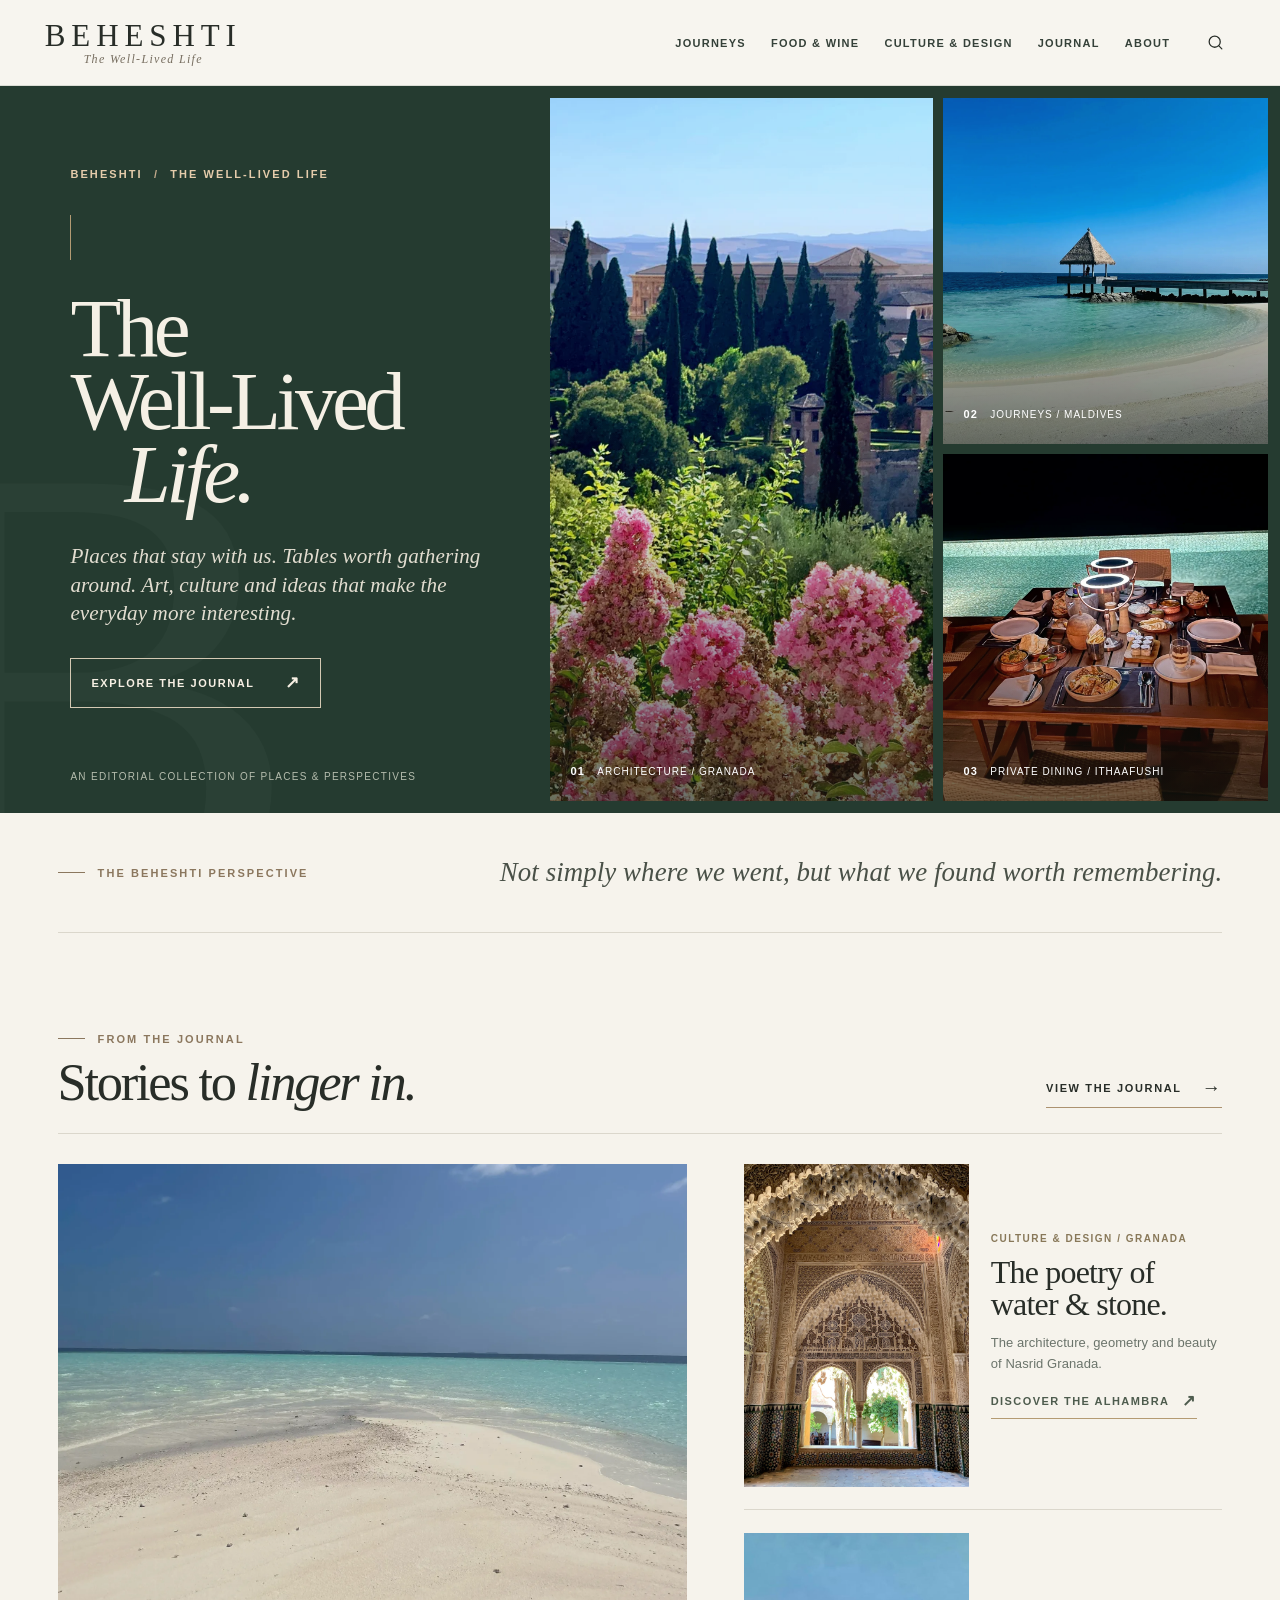
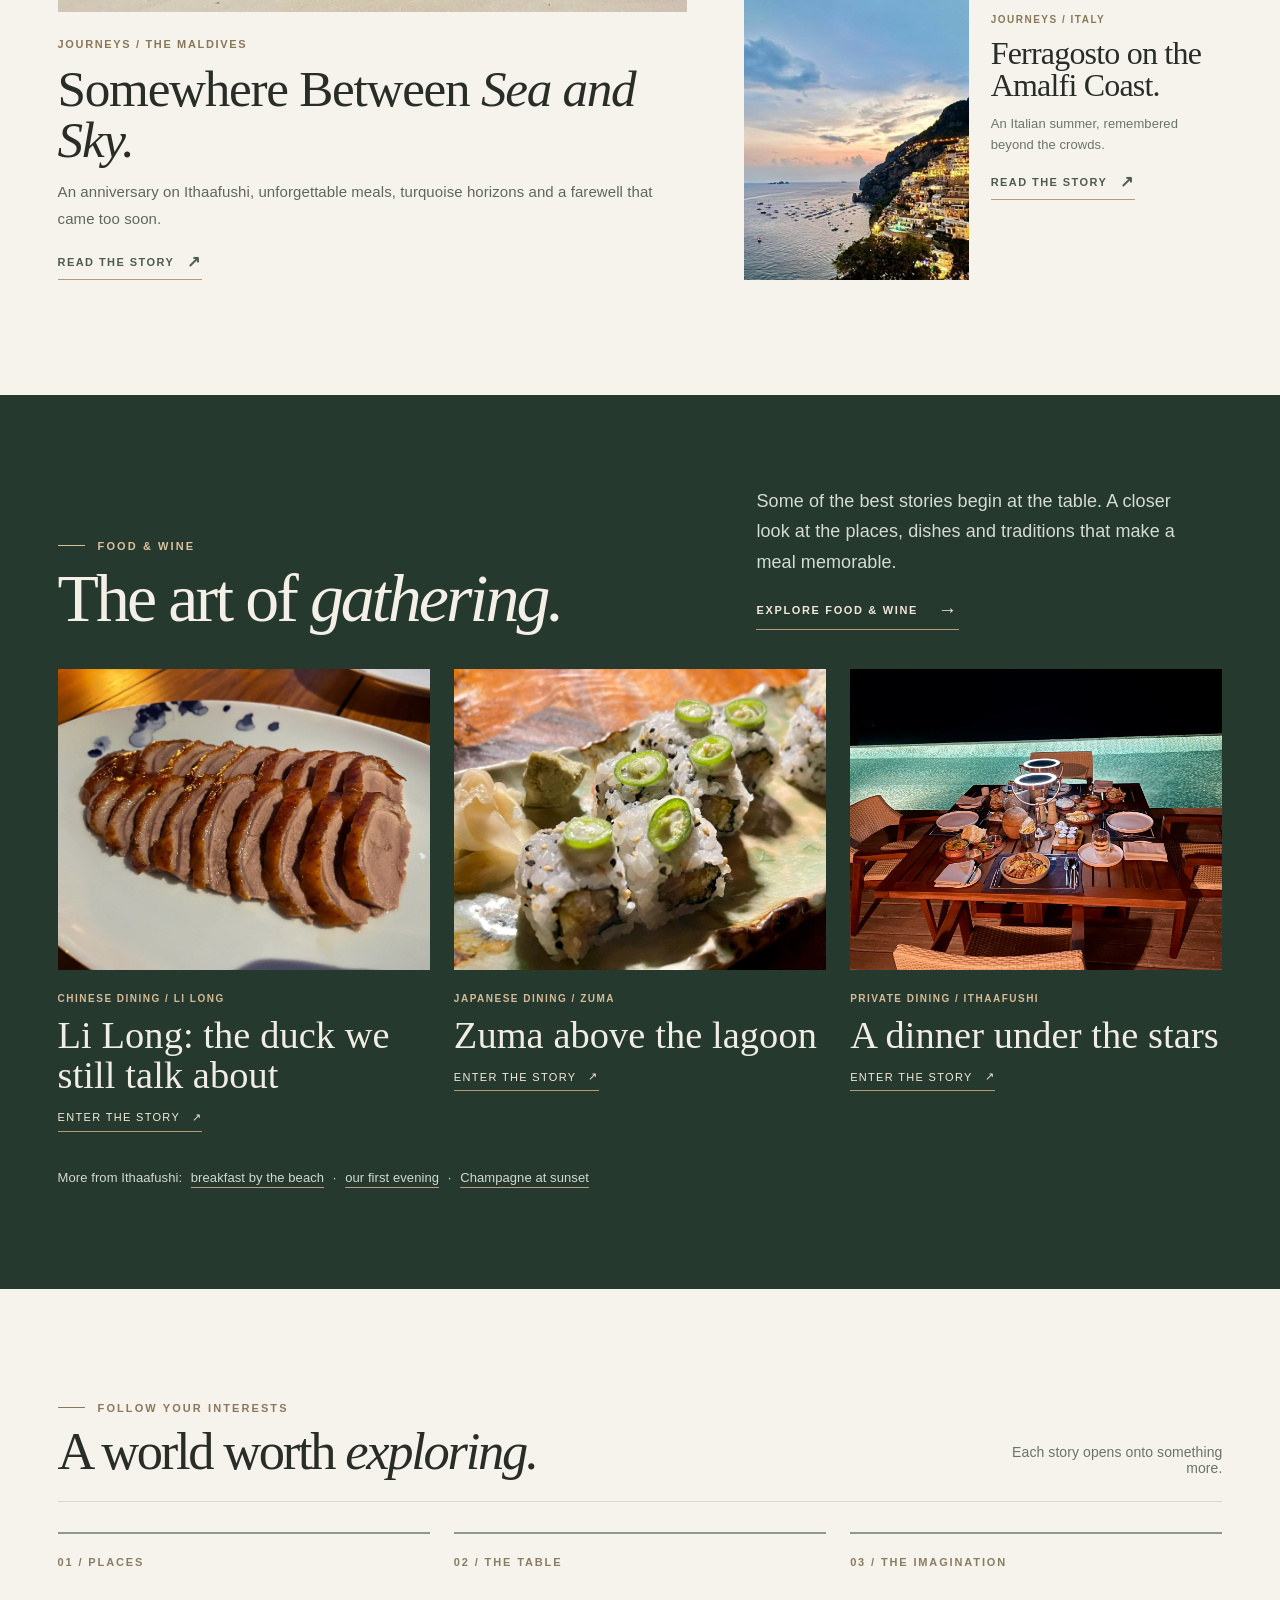
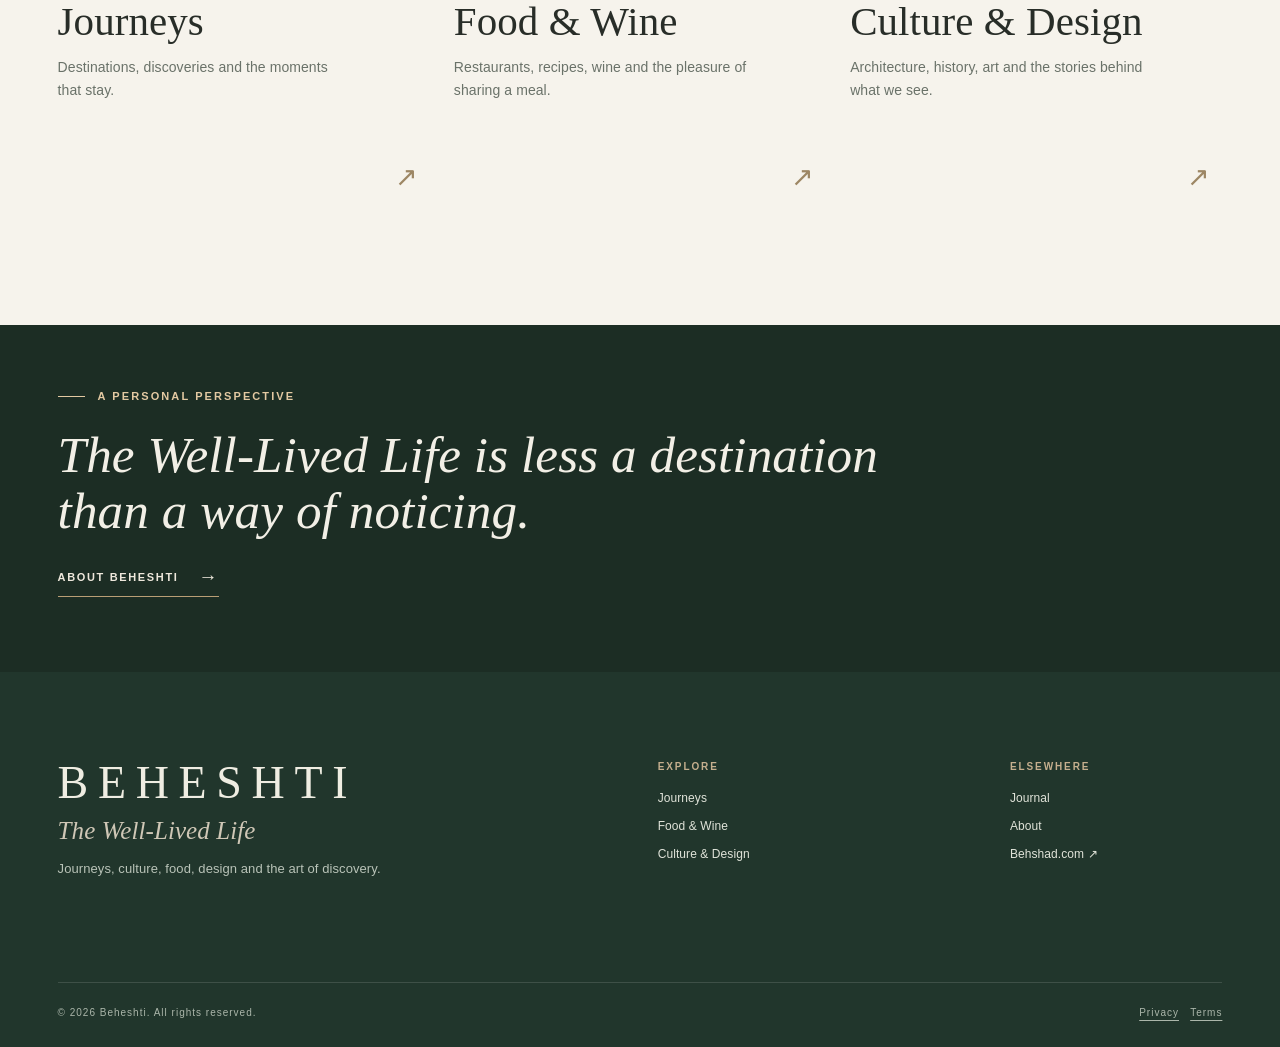
<file: index.html>
<!doctype html><html lang="en"><head><meta charset="utf-8"><meta name="viewport" content="width=device-width,initial-scale=1,viewport-fit=cover"><meta name="theme-color" content="#f6f3eb"><meta name="referrer" content="strict-origin-when-cross-origin"><meta http-equiv="Content-Security-Policy" content="default-src 'self'; script-src 'self' https://gc.zgo.at; style-src 'self' 'unsafe-inline' https://fonts.googleapis.com; font-src 'self' https://fonts.gstatic.com; img-src 'self' data: https://behshad.goatcounter.com; connect-src 'self' https://behshad.goatcounter.com; object-src 'none'; base-uri 'self'; form-action 'none'; upgrade-insecure-requests"><title>BEHESHTI · The Well-Lived Life</title><meta name="description" content="Journeys, culture, architecture, art, food, photography, and ideas. An editorial collection devoted to The Well-Lived Life."><meta name="robots" content="index,follow"><link rel="canonical" href="https://beheshti.com/"><meta property="og:type" content="website"><meta property="og:site_name" content="BEHESHTI"><meta property="og:title" content="BEHESHTI · The Well-Lived Life"><meta property="og:description" content="Journeys, culture, architecture, art, food, photography, and ideas. An editorial collection devoted to The Well-Lived Life."><meta property="og:url" content="https://beheshti.com/"><meta property="og:image" content="https://beheshti.com/images/beheshti-social-preview.jpg"><meta property="og:image:type" content="image/jpeg"><meta property="og:image:width" content="1200"><meta property="og:image:height" content="630"><meta property="og:image:alt" content="BEHESHTI, The Well-Lived Life"><meta name="twitter:card" content="summary_large_image"><meta name="twitter:title" content="BEHESHTI · The Well-Lived Life"><meta name="twitter:description" content="Journeys, culture, architecture, art, food, photography, and ideas. An editorial collection devoted to The Well-Lived Life."><meta name="twitter:image" content="https://beheshti.com/images/beheshti-social-preview.jpg"><link rel="preconnect" href="https://fonts.googleapis.com"><link rel="preconnect" href="https://fonts.gstatic.com" crossorigin><link href="https://fonts.googleapis.com/css2?family=DM+Sans:wght@300;400;500;600;700&family=Jost:wght@300;400;500;600&family=Italiana&family=Cormorant+Garamond:ital,wght@0,300;0,400;0,500;0,600;1,300;1,400;1,500&display=swap" rel="stylesheet"><link rel="stylesheet" href="/styles.css"><link rel="stylesheet" href="/editorial-home.css"><link rel="stylesheet" href="/alhambra-feature.css"><script defer src="/content.js"></script><script defer src="/alhambra-photos.js"></script><script defer src="/alhambra-feature.js"></script><script defer src="/app.js"></script><script defer src="/tracking.js"></script><link rel="icon" href="/favicon.ico?v=20261110" sizes="any"><link rel="icon" type="image/png" sizes="32x32" href="/favicon-32x32.png?v=20261110"><link rel="icon" type="image/png" sizes="16x16" href="/favicon-16x16.png?v=20261110"><link rel="apple-touch-icon" sizes="180x180" href="/apple-touch-icon.png?v=20261110"><link rel="manifest" href="/site.webmanifest"></head><body><a class="skip-link" href="#main">Skip to main content</a><div id="reading-progress" aria-hidden="true"></div><div id="root"></div><noscript>Enable JavaScript to browse the journal. <a href="/images/travel-amalfi-ferragosto.html">Read Ferragosto on the Amalfi Coast</a>.</noscript></body></html>
</file>
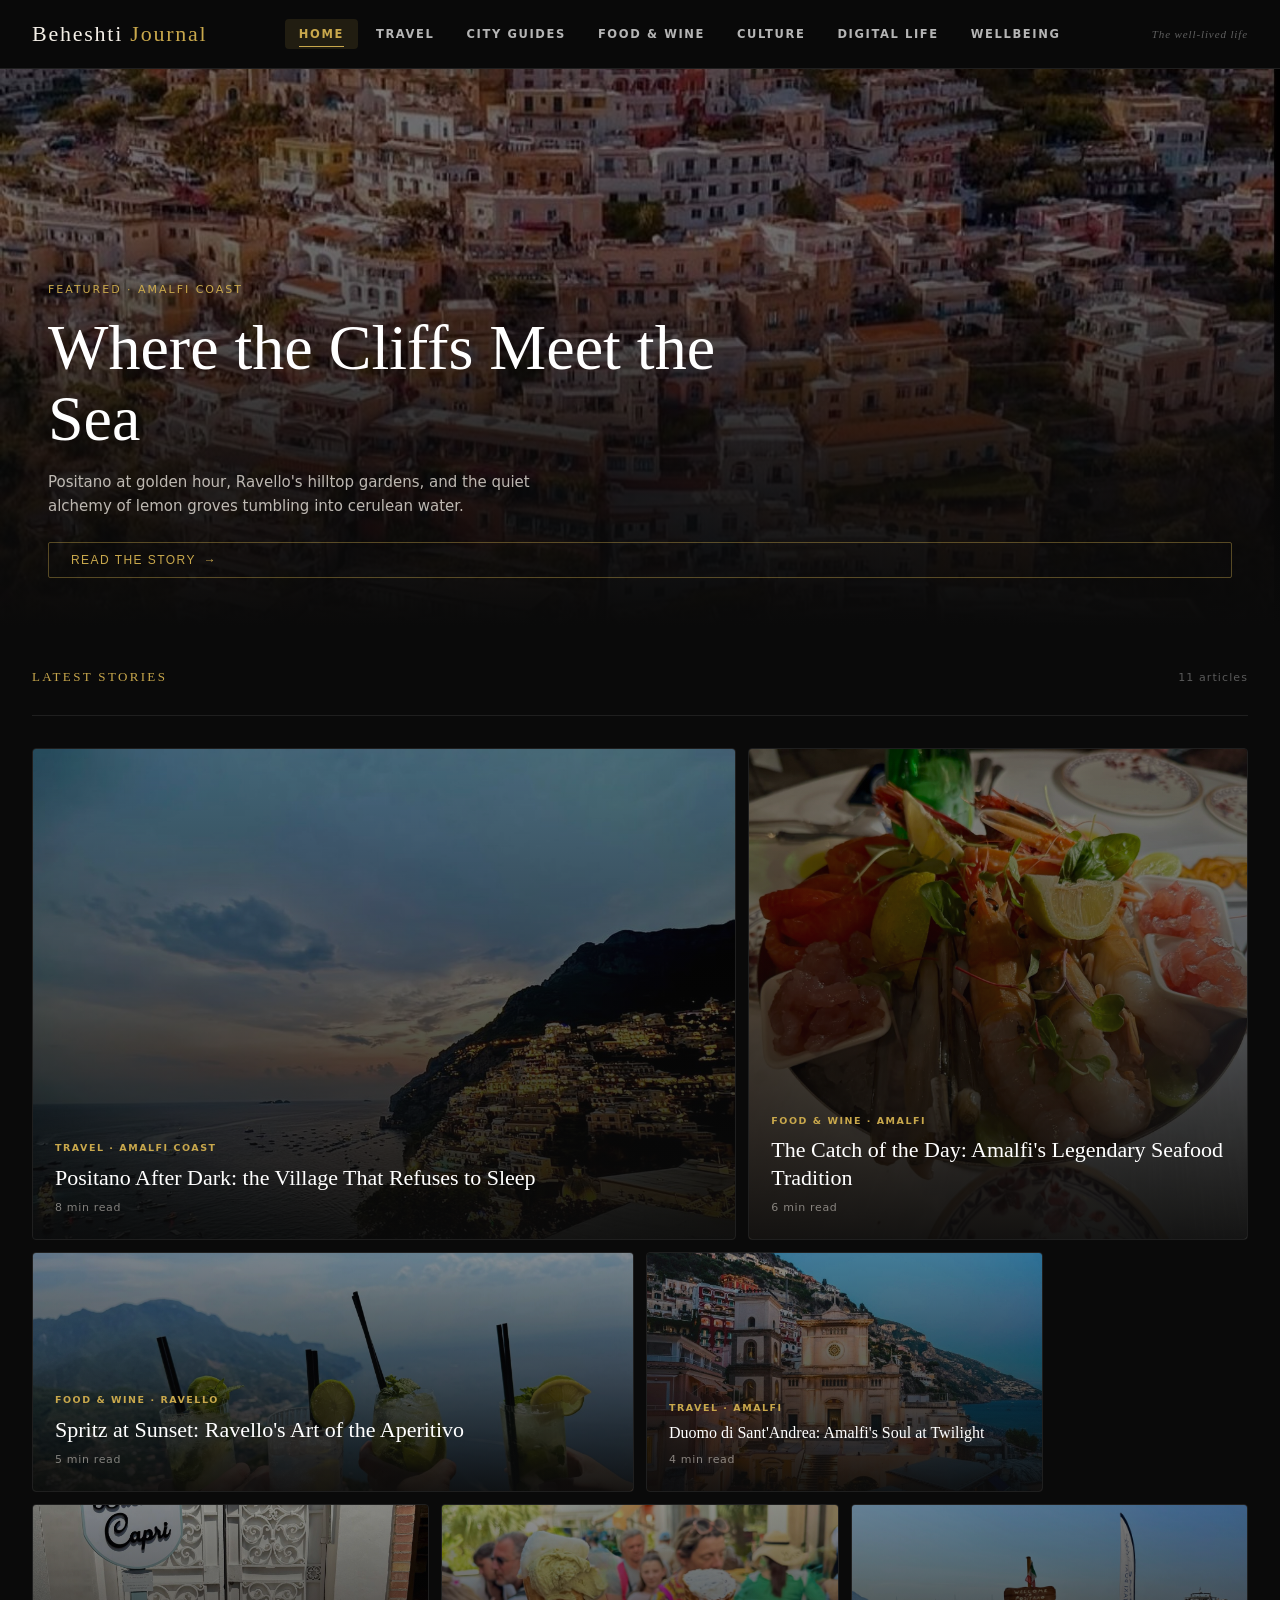
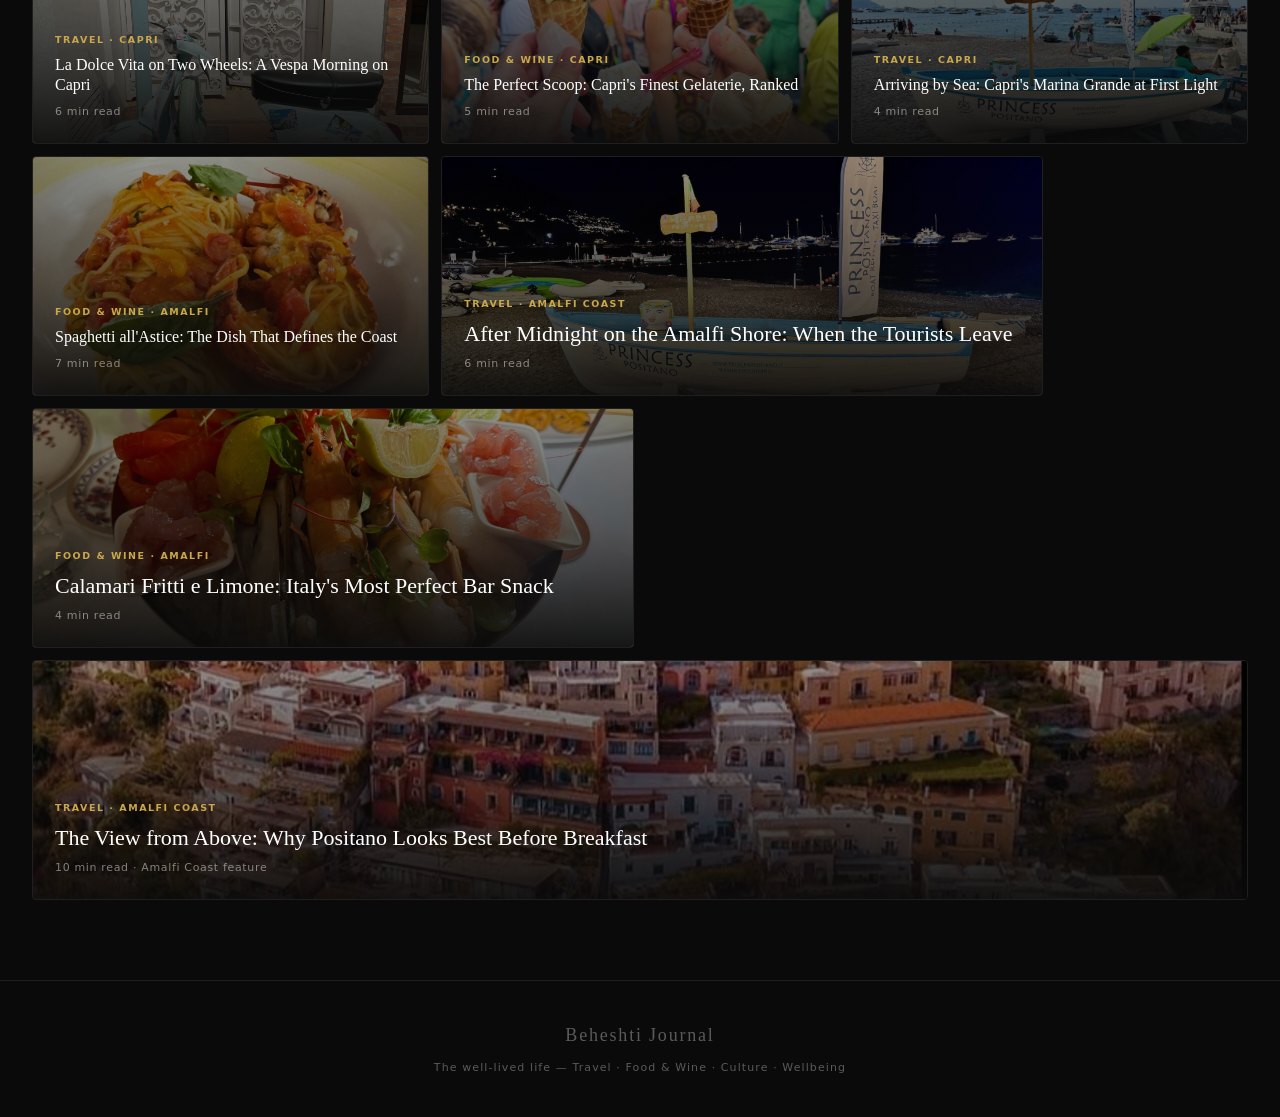
<file: archive/index.html>
<!DOCTYPE html>
<html lang="en">
<head><base href="/"><meta name="robots" content="noindex,follow">
  <meta charset="UTF-8" />
  <meta http-equiv="Content-Security-Policy" content="default-src 'self'; script-src 'self'; style-src 'self' 'unsafe-inline' https://fonts.googleapis.com; font-src 'self' https://fonts.gstatic.com; img-src 'self' data:; connect-src 'self'; object-src 'none'; base-uri 'self'; form-action 'none'; upgrade-insecure-requests">
  <meta name="viewport" content="width=device-width, initial-scale=1.0" />
  <title>Beheshti Journal — Luxury Travel, Food &amp; Culture</title>
  <meta name="description" content="A luxury editorial journal covering travel, food and wine, culture, and the well-lived life." />
  <link rel="canonical" href="https://beheshti.com/archive/">
  <meta property="og:type" content="website">
  <meta property="og:site_name" content="BEHESHTI">
  <meta property="og:title" content="Beheshti Journal | BEHESHTI">
  <meta property="og:description" content="An archive of journeys, food, wine, and culture from BEHESHTI.">
  <meta property="og:url" content="https://beheshti.com/archive/">
  <meta property="og:image" content="https://beheshti.com/images/beheshti-social-preview.jpg">
  <meta property="og:image:type" content="image/jpeg">
  <meta property="og:image:width" content="1200">
  <meta property="og:image:height" content="630">
  <meta property="og:image:alt" content="BEHESHTI, The Well-Lived Life">
  <meta name="twitter:card" content="summary_large_image">
  <meta name="twitter:image" content="https://beheshti.com/images/beheshti-social-preview.jpg">
  <link rel="stylesheet" href="style.css" />
</head>
<body>

<!-- ══════════════════════════════════════════════════════════
     HEADER
══════════════════════════════════════════════════════════ -->
<header id="site-header">
  <div class="header-inner">
    <div class="site-wordmark" data-archive-action="home">
      Beheshti <span>Journal</span>
    </div>

    <nav class="main-nav" role="navigation" aria-label="Main navigation">
      <button class="nav-tab active" data-tab="home"        data-archive-tab="home">Home</button>
      <button class="nav-tab"        data-tab="travel"      data-archive-tab="travel">Travel</button>
      <button class="nav-tab"        data-tab="city-guides" data-archive-tab="city-guides">City Guides</button>
      <button class="nav-tab"        data-tab="food"        data-archive-tab="food">Food &amp; Wine</button>
      <button class="nav-tab"        data-tab="culture"     data-archive-tab="culture">Culture</button>
      <button class="nav-tab"        data-tab="digital"     data-archive-tab="digital">Digital Life</button>
      <button class="nav-tab"        data-tab="wellbeing"   data-archive-tab="wellbeing">Wellbeing</button>
    </nav>

    <div class="header-right">
      <span class="tagline">The well-lived life</span>
    </div>
  </div>
</header>

<!-- ══════════════════════════════════════════════════════════
     APP SHELL
══════════════════════════════════════════════════════════ -->
<main id="app">

  <!-- ── ARTICLE VIEW (shared, overlays tabs) ─────────────── -->
  <div id="article-view"></div>

  <!-- ── HOME TAB ─────────────────────────────────────────── -->
  <div id="tab-home" class="view active">

    <!-- Hero -->
    <div class="hero">
      <div class="hero-bg" id="hero-bg"
           style="background-image:url('images/travel-amalfi-positano-aerial.jpg')"></div>
      <div class="hero-overlay"></div>
      <div class="hero-content">
        <p class="hero-eyebrow">Featured · Amalfi Coast</p>
        <h1 class="hero-title">Where the Cliffs Meet the Sea</h1>
        <p class="hero-sub">Positano at golden hour, Ravello's hilltop gardens, and the quiet alchemy of lemon groves tumbling into cerulean water.</p>
        <button class="btn-read" data-archive-story="positano-aerial">Read the story</button>
      </div>
    </div>

    <!-- Bento grid -->
    <div class="section-wrap">
      <div class="section-header">
        <span class="section-title">Latest Stories</span>
        <span class="section-count">11 articles</span>
      </div>

      <div class="bento-grid">

        <!-- Row 1: hero + tall -->
        <div class="card card--hero" data-archive-story="positano-dusk">
          <div class="card-img"><img src="images/travel-amalfi-positano-dusk.jpg" alt="Positano at dusk" loading="lazy" /></div>
          <div class="card-overlay"></div>
          <div class="card-body">
            <span class="card-cat">Travel · Amalfi Coast</span>
            <h2 class="card-title">Positano After Dark: the Village That Refuses to Sleep</h2>
            <p class="card-meta">8 min read</p>
          </div>
        </div>

        <div class="card card--tall" data-archive-story="seafood-platter">
          <div class="card-img"><img src="images/food-amalfi-seafood-platter.jpg" alt="Amalfi seafood platter" loading="lazy" /></div>
          <div class="card-overlay"></div>
          <div class="card-body">
            <span class="card-cat">Food &amp; Wine · Amalfi</span>
            <h2 class="card-title">The Catch of the Day: Amalfi's Legendary Seafood Tradition</h2>
            <p class="card-meta">6 min read</p>
          </div>
        </div>

        <!-- Row 2: wide + std + std -->
        <div class="card card--wide" data-archive-story="ravello-cocktails">
          <div class="card-img"><img src="images/food-amalfi-ravello-cocktails.jpg" alt="Cocktails in Ravello" loading="lazy" /></div>
          <div class="card-overlay"></div>
          <div class="card-body">
            <span class="card-cat">Food &amp; Wine · Ravello</span>
            <h2 class="card-title">Spritz at Sunset: Ravello's Art of the Aperitivo</h2>
            <p class="card-meta">5 min read</p>
          </div>
        </div>

        <div class="card card--std" data-archive-story="church-dusk">
          <div class="card-img"><img src="images/travel-amalfi-church-dusk.jpg" alt="Amalfi church at dusk" loading="lazy" /></div>
          <div class="card-overlay"></div>
          <div class="card-body">
            <span class="card-cat">Travel · Amalfi</span>
            <h2 class="card-title">Duomo di Sant'Andrea: Amalfi's Soul at Twilight</h2>
            <p class="card-meta">4 min read</p>
          </div>
        </div>

        <div class="card card--std" data-archive-story="capri-vespa">
          <div class="card-img"><img src="images/travel-capri-dg-vespa.jpg" alt="Vespa on Capri" loading="lazy" /></div>
          <div class="card-overlay"></div>
          <div class="card-body">
            <span class="card-cat">Travel · Capri</span>
            <h2 class="card-title">La Dolce Vita on Two Wheels: A Vespa Morning on Capri</h2>
            <p class="card-meta">6 min read</p>
          </div>
        </div>

        <!-- Row 3 -->
        <div class="card card--std" data-archive-story="capri-gelato">
          <div class="card-img"><img src="images/travel-capri-gelato.jpg" alt="Gelato on Capri" loading="lazy" /></div>
          <div class="card-overlay"></div>
          <div class="card-body">
            <span class="card-cat">Food &amp; Wine · Capri</span>
            <h2 class="card-title">The Perfect Scoop: Capri's Finest Gelaterie, Ranked</h2>
            <p class="card-meta">5 min read</p>
          </div>
        </div>

        <div class="card card--std" data-archive-story="capri-marina">
          <div class="card-img"><img src="images/travel-capri-marina.jpg" alt="Capri marina" loading="lazy" /></div>
          <div class="card-overlay"></div>
          <div class="card-body">
            <span class="card-cat">Travel · Capri</span>
            <h2 class="card-title">Arriving by Sea: Capri's Marina Grande at First Light</h2>
            <p class="card-meta">4 min read</p>
          </div>
        </div>

        <div class="card card--std" data-archive-story="lobster-pasta">
          <div class="card-img"><img src="images/food-amalfi-lobster-pasta.jpg" alt="Lobster pasta Amalfi" loading="lazy" /></div>
          <div class="card-overlay"></div>
          <div class="card-body">
            <span class="card-cat">Food &amp; Wine · Amalfi</span>
            <h2 class="card-title">Spaghetti all'Astice: The Dish That Defines the Coast</h2>
            <p class="card-meta">7 min read</p>
          </div>
        </div>

        <!-- Row 4 -->
        <div class="card card--wide" data-archive-story="beach-night">
          <div class="card-img"><img src="images/travel-amalfi-beach-night.jpg" alt="Amalfi beach at night" loading="lazy" /></div>
          <div class="card-overlay"></div>
          <div class="card-body">
            <span class="card-cat">Travel · Amalfi Coast</span>
            <h2 class="card-title">After Midnight on the Amalfi Shore: When the Tourists Leave</h2>
            <p class="card-meta">6 min read</p>
          </div>
        </div>

        <div class="card card--wide" data-archive-story="calamari">
          <div class="card-img"><img src="images/food-amalfi-calamari.jpg" alt="Calamari fritti" loading="lazy" /></div>
          <div class="card-overlay"></div>
          <div class="card-body">
            <span class="card-cat">Food &amp; Wine · Amalfi</span>
            <h2 class="card-title">Calamari Fritti e Limone: Italy's Most Perfect Bar Snack</h2>
            <p class="card-meta">4 min read</p>
          </div>
        </div>

        <!-- Full-width feature -->
        <div class="card card--full" data-archive-story="positano-aerial">
          <div class="card-img"><img src="images/travel-amalfi-positano-aerial.jpg" alt="Positano aerial" loading="lazy" /></div>
          <div class="card-overlay"></div>
          <div class="card-body">
            <span class="card-cat">Travel · Amalfi Coast</span>
            <h2 class="card-title">The View from Above: Why Positano Looks Best Before Breakfast</h2>
            <p class="card-meta">10 min read · Amalfi Coast feature</p>
          </div>
        </div>

      </div><!-- /.bento-grid -->
    </div><!-- /.section-wrap -->
  </div><!-- #tab-home -->


  <!-- ── TRAVEL TAB ─────────────────────────────────────────── -->
  <div id="tab-travel" class="view">
    <div class="section-wrap">
      <div class="section-header">
        <span class="section-title">Travel</span>
        <span class="section-desc">Places we've been and how they actually felt.</span>
        <span class="section-count">7 stories</span>
      </div>
      <div class="tab-grid">
        <div class="card card--featured" data-archive-story="ferragosto-amalfi">
          <div class="card-img"><img src="images/travel-amalfi-positano-dusk.jpg" alt="Positano at dusk, Ferragosto night — boats in the bay, town lit from below"></div>
          <div class="card-overlay"></div>
          <div class="card-body"><span class="card-cat">Travel · Amalfi Coast</span><h2 class="card-title">Ferragosto on the Amalfi Coast</h2></div>
        </div>
        <div class="card" data-archive-story="positano-aerial">
          <div class="card-img"><img src="images/travel-amalfi-positano-aerial.jpg" alt="Positano aerial" loading="lazy" /></div>
          <div class="card-overlay"></div>
          <div class="card-body"><span class="card-cat">Amalfi Coast</span><h2 class="card-title">The View from Above: Why Positano Looks Best Before Breakfast</h2></div>
        </div>
        <div class="card" data-archive-story="positano-dusk">
          <div class="card-img"><img src="images/travel-amalfi-positano-dusk.jpg" alt="Positano at dusk" loading="lazy" /></div>
          <div class="card-overlay"></div>
          <div class="card-body"><span class="card-cat">Amalfi Coast</span><h2 class="card-title">Positano After Dark</h2></div>
        </div>
        <div class="card" data-archive-story="church-dusk">
          <div class="card-img"><img src="images/travel-amalfi-church-dusk.jpg" alt="Amalfi church" loading="lazy" /></div>
          <div class="card-overlay"></div>
          <div class="card-body"><span class="card-cat">Amalfi</span><h2 class="card-title">Duomo di Sant'Andrea at Twilight</h2></div>
        </div>
        <div class="card" data-archive-story="capri-vespa">
          <div class="card-img"><img src="images/travel-capri-dg-vespa.jpg" alt="Vespa Capri" loading="lazy" /></div>
          <div class="card-overlay"></div>
          <div class="card-body"><span class="card-cat">Capri</span><h2 class="card-title">La Dolce Vita on Two Wheels</h2></div>
        </div>
        <div class="card" data-archive-story="capri-marina">
          <div class="card-img"><img src="images/travel-capri-marina.jpg" alt="Capri marina" loading="lazy" /></div>
          <div class="card-overlay"></div>
          <div class="card-body"><span class="card-cat">Capri</span><h2 class="card-title">Arriving by Sea: Marina Grande at First Light</h2></div>
        </div>
        <div class="card" data-archive-story="beach-night">
          <div class="card-img"><img src="images/travel-amalfi-beach-night.jpg" alt="Amalfi beach night" loading="lazy" /></div>
          <div class="card-overlay"></div>
          <div class="card-body"><span class="card-cat">Amalfi Coast</span><h2 class="card-title">After Midnight on the Amalfi Shore</h2></div>
        </div>
      </div>
    </div>
  </div>

  <!-- ── CITY GUIDES TAB ────────────────────────────────────── -->
  <div id="tab-city-guides" class="view">
    <div class="section-wrap">
      <div class="section-header">
        <span class="section-title">City Guides</span>
        <span class="section-desc">Cities through our lens.</span>
        <span class="section-count">Coming soon</span>
      </div>
      <div class="tab-grid">
        <div class="card card--text" data-archive-story="positano-aerial">
          <div class="card-img"><img src="images/travel-amalfi-positano-aerial.jpg" alt="" loading="lazy" /></div>
          <div class="card-overlay"></div>
          <div class="card-body"><span class="card-cat">Amalfi Coast</span><h2 class="card-title">The Complete Positano Guide</h2><p class="card-meta">Where to stay, eat, and what to skip</p></div>
        </div>
        <div class="card" data-archive-story="capri-marina">
          <div class="card-img"><img src="images/travel-capri-marina.jpg" alt="" loading="lazy" /></div>
          <div class="card-overlay"></div>
          <div class="card-body"><span class="card-cat">Capri</span><h2 class="card-title">Capri: Beyond the Blue Grotto</h2><p class="card-meta">The insider's 48-hour itinerary</p></div>
        </div>
        <div class="card card--text" style="background:var(--bg-card);">
          <div class="card-body" style="justify-content:center; align-items:center; text-align:center;">
            <span class="card-cat">Upcoming</span>
            <h2 class="card-title" style="font-size:18px; color:var(--muted);">Naples · Rome · Ravello</h2>
          </div>
        </div>
      </div>
    </div>
  </div>

  <!-- ── FOOD & WINE TAB ────────────────────────────────────── -->
  <div id="tab-food" class="view">
    <div class="section-wrap">
      <div class="section-header">
        <span class="section-title">Food &amp; Wine</span>
        <span class="section-desc">Meals that stayed with us.</span>
        <span class="section-count">5 stories</span>
      </div>
      <div class="tab-grid">
        <div class="card" data-archive-story="seafood-platter">
          <div class="card-img"><img src="images/food-amalfi-seafood-platter.jpg" alt="Seafood platter" loading="lazy" /></div>
          <div class="card-overlay"></div>
          <div class="card-body"><span class="card-cat">Amalfi</span><h2 class="card-title">The Catch of the Day: Amalfi's Legendary Seafood Tradition</h2></div>
        </div>
        <div class="card" data-archive-story="ravello-cocktails">
          <div class="card-img"><img src="images/food-amalfi-ravello-cocktails.jpg" alt="Ravello cocktails" loading="lazy" /></div>
          <div class="card-overlay"></div>
          <div class="card-body"><span class="card-cat">Ravello</span><h2 class="card-title">Spritz at Sunset: Ravello's Art of the Aperitivo</h2></div>
        </div>
        <div class="card" data-archive-story="lobster-pasta">
          <div class="card-img"><img src="images/food-amalfi-lobster-pasta.jpg" alt="Lobster pasta" loading="lazy" /></div>
          <div class="card-overlay"></div>
          <div class="card-body"><span class="card-cat">Amalfi</span><h2 class="card-title">Spaghetti all'Astice: The Dish That Defines the Coast</h2></div>
        </div>
        <div class="card" data-archive-story="capri-gelato">
          <div class="card-img"><img src="images/travel-capri-gelato.jpg" alt="Capri gelato" loading="lazy" /></div>
          <div class="card-overlay"></div>
          <div class="card-body"><span class="card-cat">Capri</span><h2 class="card-title">The Perfect Scoop: Capri's Finest Gelaterie, Ranked</h2></div>
        </div>
        <div class="card" data-archive-story="calamari">
          <div class="card-img"><img src="images/food-amalfi-calamari.jpg" alt="Calamari fritti" loading="lazy" /></div>
          <div class="card-overlay"></div>
          <div class="card-body"><span class="card-cat">Amalfi</span><h2 class="card-title">Calamari Fritti e Limone</h2></div>
        </div>
      </div>
    </div>
  </div>

  <!-- ── CULTURE TAB ────────────────────────────────────────── -->
  <div id="tab-culture" class="view">
    <div class="section-wrap">
      <div class="section-header">
        <span class="section-title">Culture</span>
        <span class="section-desc">What we're watching, reading, and noticing.</span>
        <span class="section-count">Coming soon</span>
      </div>
      <div class="tab-grid">
        <div class="card" data-archive-story="church-dusk">
          <div class="card-img"><img src="images/travel-amalfi-church-dusk.jpg" alt="Amalfi Duomo" loading="lazy" /></div>
          <div class="card-overlay"></div>
          <div class="card-body"><span class="card-cat">Amalfi</span><h2 class="card-title">The Duomo's Eight Centuries of Stories</h2></div>
        </div>
        <div class="card card--text" style="background:var(--bg-card); border:1px solid var(--border);">
          <div class="card-body" style="justify-content:center; align-items:center; text-align:center; height:100%; position:relative;">
            <span class="card-cat">Upcoming</span>
            <h2 class="card-title" style="font-size:18px; color:var(--muted);">Music · Art · Architecture</h2>
          </div>
        </div>
        <div class="card card--text" style="background:var(--bg-card); border:1px solid var(--border);">
          <div class="card-body" style="justify-content:center; align-items:center; text-align:center; height:100%; position:relative;">
            <span class="card-cat">Upcoming</span>
            <h2 class="card-title" style="font-size:18px; color:var(--muted);">Literature &amp; Film</h2>
          </div>
        </div>
      </div>
    </div>
  </div>

  <!-- ── DIGITAL LIFE TAB ───────────────────────────────────── -->
  <div id="tab-digital" class="view">
    <div class="section-wrap">
      <div class="section-header">
        <span class="section-title">Digital Life</span>
        <span class="section-desc">How we actually use technology.</span>
        <span class="section-count">Coming soon</span>
      </div>
      <div class="tab-grid">
        <div class="card card--text" style="background:var(--bg-card); border:1px solid var(--border);">
          <div class="card-body" style="justify-content:center; align-items:center; text-align:center; height:100%; position:relative;">
            <span class="card-cat">Upcoming</span>
            <h2 class="card-title" style="font-size:18px; color:var(--muted);">Technology &amp; the Well-Lived Life</h2>
          </div>
        </div>
        <div class="card card--text" style="background:var(--bg-card); border:1px solid var(--border);">
          <div class="card-body" style="justify-content:center; align-items:center; text-align:center; height:100%; position:relative;">
            <span class="card-cat">Upcoming</span>
            <h2 class="card-title" style="font-size:18px; color:var(--muted);">Tools We Actually Use</h2>
          </div>
        </div>
        <div class="card card--text" style="background:var(--bg-card); border:1px solid var(--border);">
          <div class="card-body" style="justify-content:center; align-items:center; text-align:center; height:100%; position:relative;">
            <span class="card-cat">Upcoming</span>
            <h2 class="card-title" style="font-size:18px; color:var(--muted);">AI, Travel &amp; Photography</h2>
          </div>
        </div>
      </div>
    </div>
  </div>

  <!-- ── WELLBEING TAB ──────────────────────────────────────── -->
  <div id="tab-wellbeing" class="view">
    <div class="section-wrap">
      <div class="section-header">
        <span class="section-title">Wellbeing</span>
        <span class="section-desc">Routines, resets, and how we live.</span>
        <span class="section-count">Coming soon</span>
      </div>
      <div class="tab-grid">
        <div class="card card--text" style="background:var(--bg-card); border:1px solid var(--border);">
          <div class="card-body" style="justify-content:center; align-items:center; text-align:center; height:100%; position:relative;">
            <span class="card-cat">Upcoming</span>
            <h2 class="card-title" style="font-size:18px; color:var(--muted);">Slow Travel &amp; Mindful Mornings</h2>
          </div>
        </div>
        <div class="card card--text" style="background:var(--bg-card); border:1px solid var(--border);">
          <div class="card-body" style="justify-content:center; align-items:center; text-align:center; height:100%; position:relative;">
            <span class="card-cat">Upcoming</span>
            <h2 class="card-title" style="font-size:18px; color:var(--muted);">The Mediterranean Diet in Practice</h2>
          </div>
        </div>
        <div class="card card--text" style="background:var(--bg-card); border:1px solid var(--border);">
          <div class="card-body" style="justify-content:center; align-items:center; text-align:center; height:100%; position:relative;">
            <span class="card-cat">Upcoming</span>
            <h2 class="card-title" style="font-size:18px; color:var(--muted);">Rest as a Practice</h2>
          </div>
        </div>
      </div>
    </div>
  </div>

</main><!-- /#app -->

<!-- ══════════════════════════════════════════════════════════
     FOOTER
══════════════════════════════════════════════════════════ -->
<footer>
  <div class="footer-inner">
    <p class="footer-word">Beheshti Journal</p>
    <p class="footer-sub">The well-lived life — Travel · Food &amp; Wine · Culture · Wellbeing</p>
  </div>
</footer>

<!-- ══════════════════════════════════════════════════════════
     ARTICLE DATA
══════════════════════════════════════════════════════════ -->
<script src="/archive/archive.js"></script>
<script src="/archive/archive-init.js"></script></body>
</html>
</file>
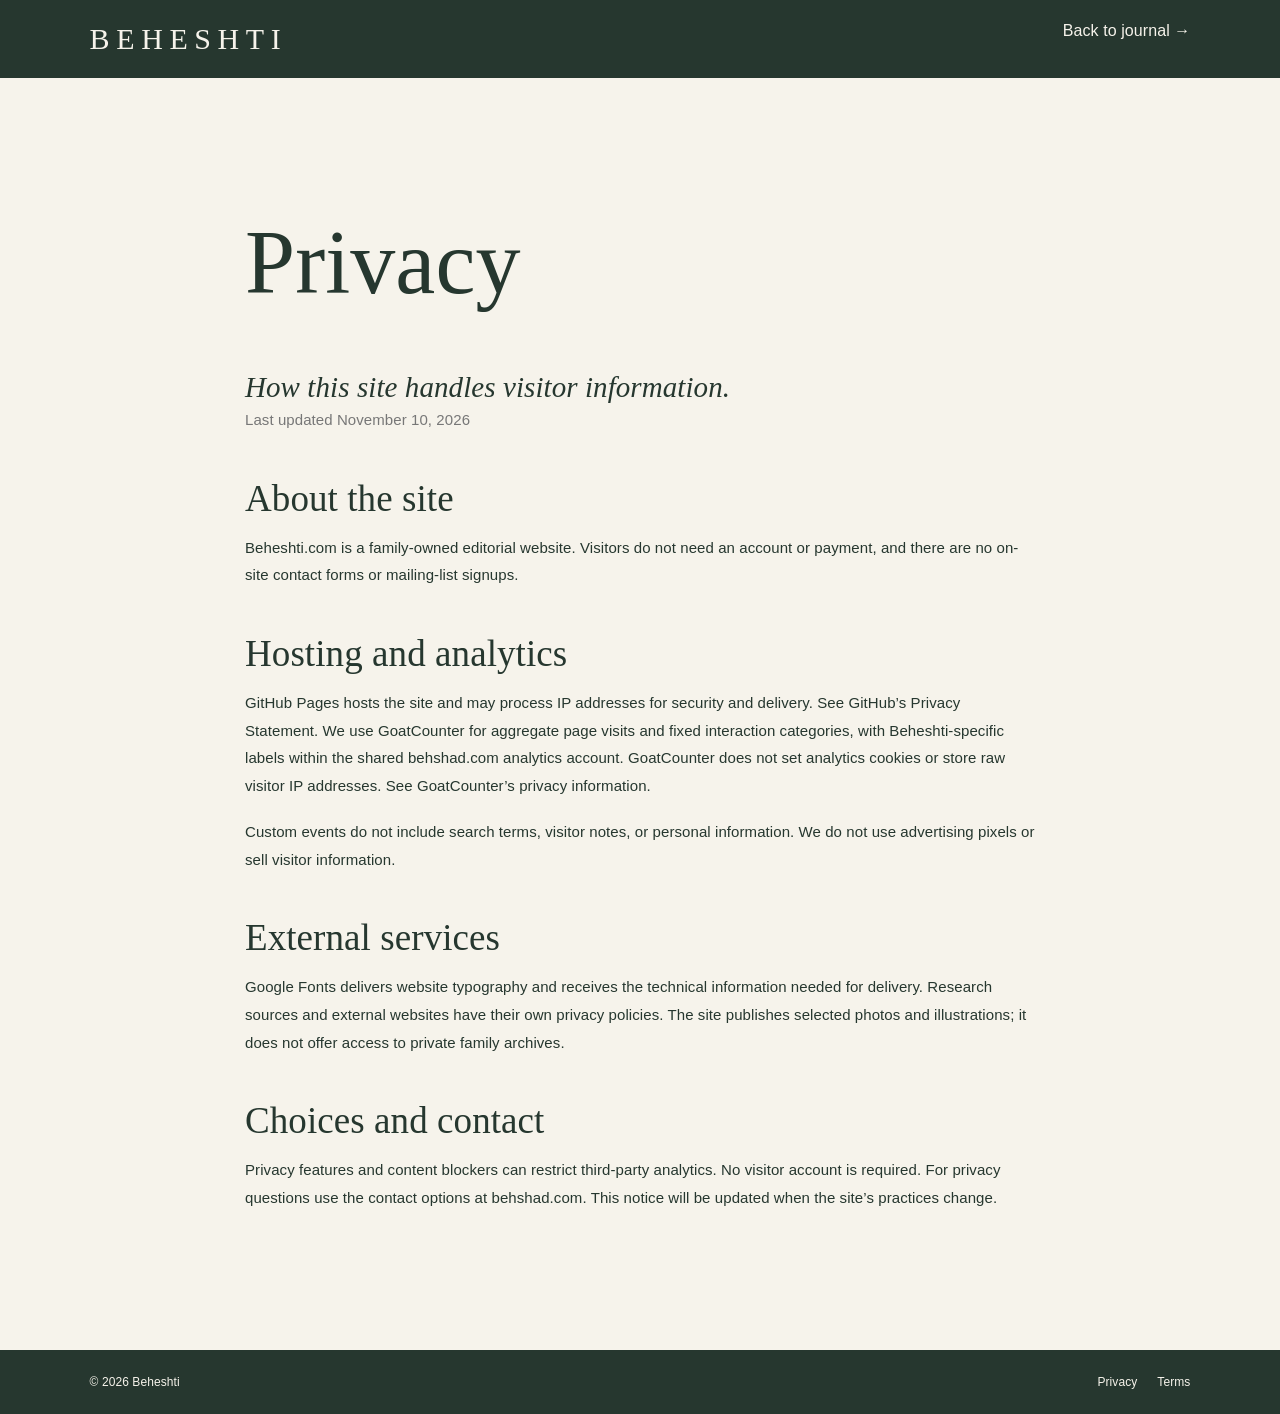
<file: privacy/index.html>
<!doctype html><html lang="en"><head><meta charset="utf-8"><meta name="viewport" content="width=device-width,initial-scale=1,viewport-fit=cover"><meta name="theme-color" content="#f6f3eb"><meta name="referrer" content="strict-origin-when-cross-origin"><meta http-equiv="Content-Security-Policy" content="default-src 'self'; script-src 'self' https://gc.zgo.at; style-src 'self' 'unsafe-inline' https://fonts.googleapis.com; font-src 'self' https://fonts.gstatic.com; img-src 'self' data: https://behshad.goatcounter.com; connect-src 'self' https://behshad.goatcounter.com; object-src 'none'; base-uri 'self'; form-action 'none'; upgrade-insecure-requests"><title>Privacy | BEHESHTI</title><meta name="description" content="How this site handles visitor information."><link rel="canonical" href="https://beheshti.com/privacy/"><meta property="og:type" content="website"><meta property="og:site_name" content="BEHESHTI"><meta property="og:title" content="Privacy | BEHESHTI"><meta property="og:description" content="How this site handles visitor information."><meta property="og:url" content="https://beheshti.com/privacy/"><meta property="og:image" content="https://beheshti.com/images/beheshti-social-preview.jpg"><meta property="og:image:type" content="image/jpeg"><meta property="og:image:width" content="1200"><meta property="og:image:height" content="630"><meta property="og:image:alt" content="BEHESHTI, The Well-Lived Life"><meta name="twitter:card" content="summary_large_image"><meta name="twitter:title" content="Privacy | BEHESHTI"><meta name="twitter:description" content="How this site handles visitor information."><meta name="twitter:image" content="https://beheshti.com/images/beheshti-social-preview.jpg"><link rel="stylesheet" href="/styles.css"><link rel="stylesheet" href="/legal.css"><link rel="preconnect" href="https://fonts.googleapis.com"><link rel="preconnect" href="https://fonts.gstatic.com" crossorigin><link href="https://fonts.googleapis.com/css2?family=DM+Sans:wght@300;400;500;600;700&family=Jost:wght@300;400;500;600&family=Italiana&family=Cormorant+Garamond:ital,wght@0,300;0,400;0,500;0,600;1,300;1,400;1,500&display=swap" rel="stylesheet"><script defer src="/tracking.js"></script><link rel="icon" href="/favicon.ico?v=20261110" sizes="any"><link rel="icon" type="image/png" sizes="32x32" href="/favicon-32x32.png?v=20261110"><link rel="icon" type="image/png" sizes="16x16" href="/favicon-16x16.png?v=20261110"><link rel="apple-touch-icon" sizes="180x180" href="/apple-touch-icon.png?v=20261110"><link rel="manifest" href="/site.webmanifest"></head><body class="legal-page"><header class="legal-head"><a href="/#/home" class="legal-mark">BEHESHTI</a><a href="/#/home">Back to journal →</a></header><main class="legal-main"><h1>Privacy</h1><div class="legal-intro">How this site handles visitor information.</div><p class="legal-date">Last updated November 10, 2026</p><h2>About the site</h2><p>Beheshti.com is a family-owned editorial website. Visitors do not need an account or payment, and there are no on-site contact forms or mailing-list signups.</p><h2>Hosting and analytics</h2><p>GitHub Pages hosts the site and may process IP addresses for security and delivery. See <a href="https://docs.github.com/en/site-policy/privacy-policies/github-general-privacy-statement">GitHub’s Privacy Statement</a>. We use GoatCounter for aggregate page visits and fixed interaction categories, with Beheshti-specific labels within the shared behshad.com analytics account. GoatCounter does not set analytics cookies or store raw visitor IP addresses. See <a href="https://www.goatcounter.com/help/privacy">GoatCounter’s privacy information</a>.</p><p>Custom events do not include search terms, visitor notes, or personal information. We do not use advertising pixels or sell visitor information.</p><h2>External services</h2><p>Google Fonts delivers website typography and receives the technical information needed for delivery. Research sources and external websites have their own privacy policies. The site publishes selected photos and illustrations; it does not offer access to private family archives.</p><h2>Choices and contact</h2><p>Privacy features and content blockers can restrict third-party analytics. No visitor account is required. For privacy questions use the contact options at <a href="https://behshad.com/#contact">behshad.com</a>. This notice will be updated when the site’s practices change.</p></main><footer class="legal-foot"><span>© 2026 Beheshti</span><nav><a href="/privacy/">Privacy</a><a href="/terms/">Terms</a></nav></footer></body></html>
</file>
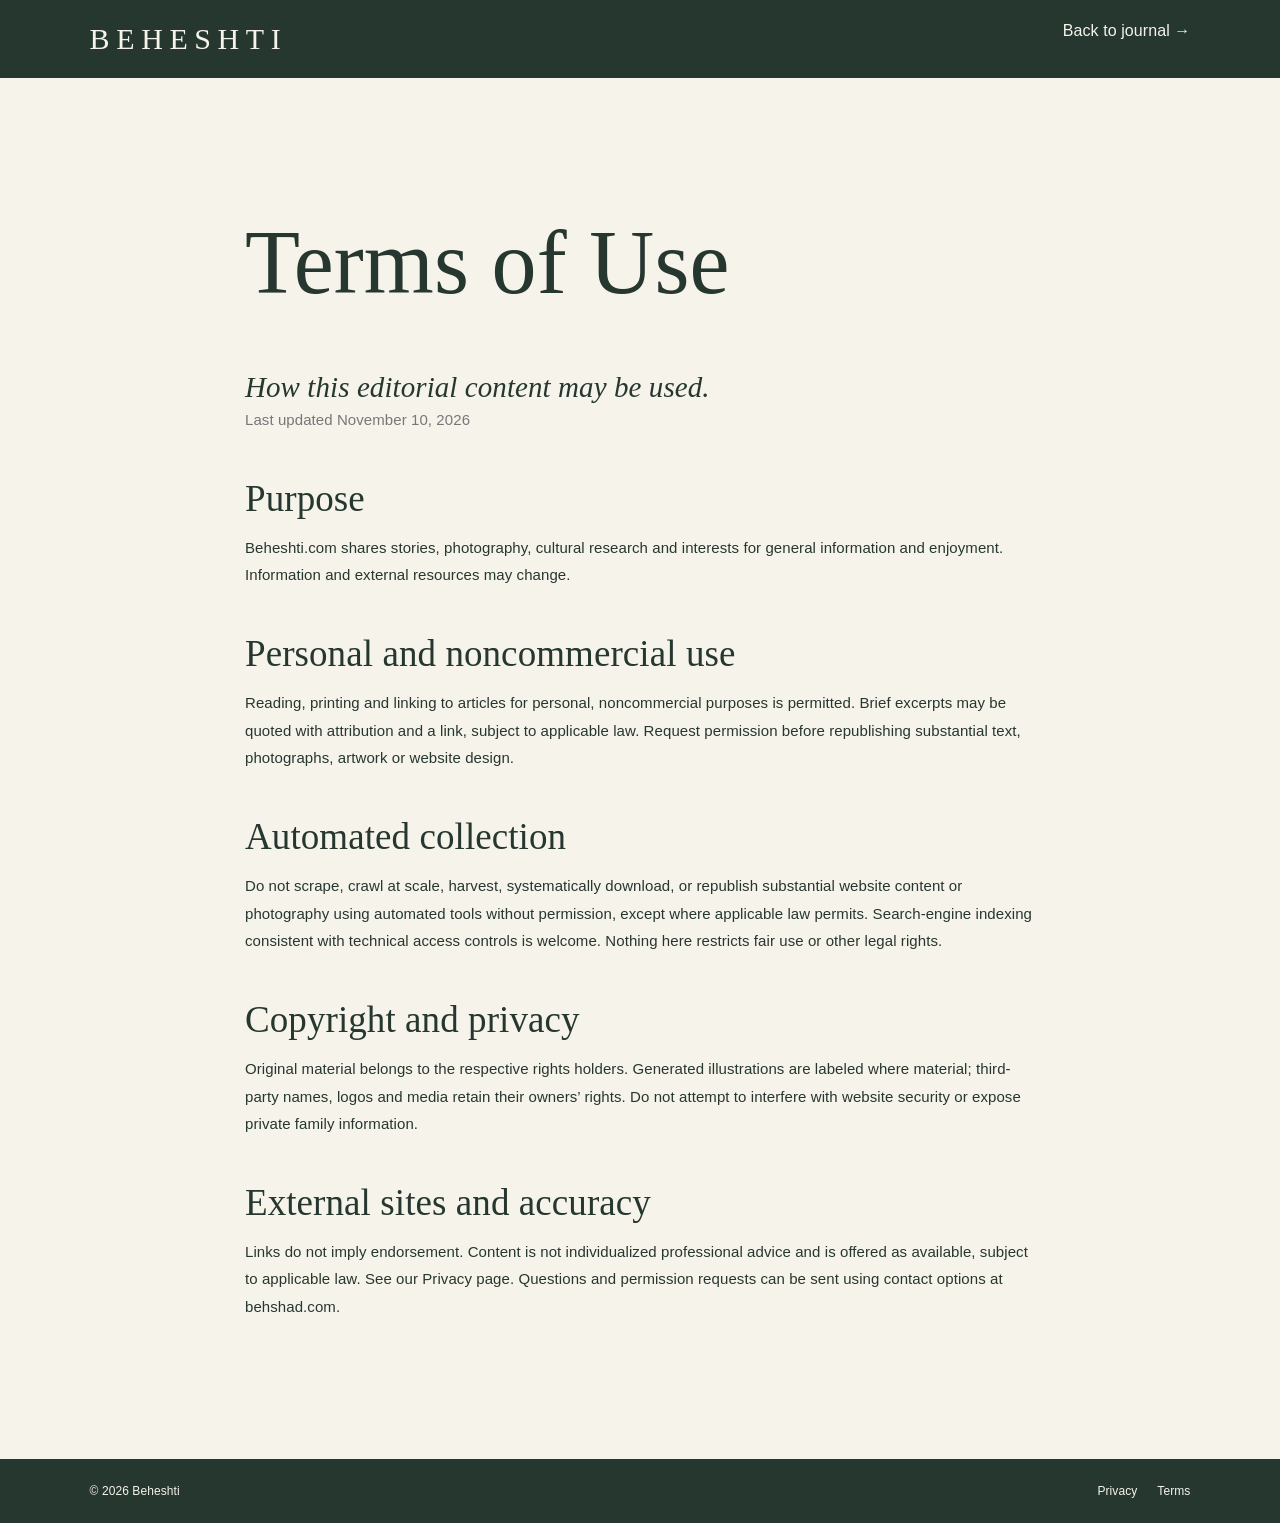
<file: terms/index.html>
<!doctype html><html lang="en"><head><meta charset="utf-8"><meta name="viewport" content="width=device-width,initial-scale=1,viewport-fit=cover"><meta name="theme-color" content="#f6f3eb"><meta name="referrer" content="strict-origin-when-cross-origin"><meta http-equiv="Content-Security-Policy" content="default-src 'self'; script-src 'self' https://gc.zgo.at; style-src 'self' 'unsafe-inline' https://fonts.googleapis.com; font-src 'self' https://fonts.gstatic.com; img-src 'self' data: https://behshad.goatcounter.com; connect-src 'self' https://behshad.goatcounter.com; object-src 'none'; base-uri 'self'; form-action 'none'; upgrade-insecure-requests"><title>Terms of Use | BEHESHTI</title><meta name="description" content="How this editorial content may be used."><link rel="canonical" href="https://beheshti.com/terms/"><meta property="og:type" content="website"><meta property="og:site_name" content="BEHESHTI"><meta property="og:title" content="Terms of Use | BEHESHTI"><meta property="og:description" content="How this editorial content may be used."><meta property="og:url" content="https://beheshti.com/terms/"><meta property="og:image" content="https://beheshti.com/images/beheshti-social-preview.jpg"><meta property="og:image:type" content="image/jpeg"><meta property="og:image:width" content="1200"><meta property="og:image:height" content="630"><meta property="og:image:alt" content="BEHESHTI, The Well-Lived Life"><meta name="twitter:card" content="summary_large_image"><meta name="twitter:title" content="Terms of Use | BEHESHTI"><meta name="twitter:description" content="How this editorial content may be used."><meta name="twitter:image" content="https://beheshti.com/images/beheshti-social-preview.jpg"><link rel="stylesheet" href="/styles.css"><link rel="stylesheet" href="/legal.css"><link rel="preconnect" href="https://fonts.googleapis.com"><link rel="preconnect" href="https://fonts.gstatic.com" crossorigin><link href="https://fonts.googleapis.com/css2?family=DM+Sans:wght@300;400;500;600;700&family=Jost:wght@300;400;500;600&family=Italiana&family=Cormorant+Garamond:ital,wght@0,300;0,400;0,500;0,600;1,300;1,400;1,500&display=swap" rel="stylesheet"><script defer src="/tracking.js"></script><link rel="icon" href="/favicon.ico?v=20261110" sizes="any"><link rel="icon" type="image/png" sizes="32x32" href="/favicon-32x32.png?v=20261110"><link rel="icon" type="image/png" sizes="16x16" href="/favicon-16x16.png?v=20261110"><link rel="apple-touch-icon" sizes="180x180" href="/apple-touch-icon.png?v=20261110"><link rel="manifest" href="/site.webmanifest"></head><body class="legal-page"><header class="legal-head"><a href="/#/home" class="legal-mark">BEHESHTI</a><a href="/#/home">Back to journal →</a></header><main class="legal-main"><h1>Terms of Use</h1><div class="legal-intro">How this editorial content may be used.</div><p class="legal-date">Last updated November 10, 2026</p><h2>Purpose</h2><p>Beheshti.com shares stories, photography, cultural research and interests for general information and enjoyment. Information and external resources may change.</p><h2>Personal and noncommercial use</h2><p>Reading, printing and linking to articles for personal, noncommercial purposes is permitted. Brief excerpts may be quoted with attribution and a link, subject to applicable law. Request permission before republishing substantial text, photographs, artwork or website design.</p><h2>Automated collection</h2><p>Do not scrape, crawl at scale, harvest, systematically download, or republish substantial website content or photography using automated tools without permission, except where applicable law permits. Search-engine indexing consistent with technical access controls is welcome. Nothing here restricts fair use or other legal rights.</p><h2>Copyright and privacy</h2><p>Original material belongs to the respective rights holders. Generated illustrations are labeled where material; third-party names, logos and media retain their owners’ rights. Do not attempt to interfere with website security or expose private family information.</p><h2>External sites and accuracy</h2><p>Links do not imply endorsement. Content is not individualized professional advice and is offered as available, subject to applicable law. See our <a href="/privacy/">Privacy page</a>. Questions and permission requests can be sent using contact options at <a href="https://behshad.com/#contact">behshad.com</a>.</p></main><footer class="legal-foot"><span>© 2026 Beheshti</span><nav><a href="/privacy/">Privacy</a><a href="/terms/">Terms</a></nav></footer></body></html>
</file>
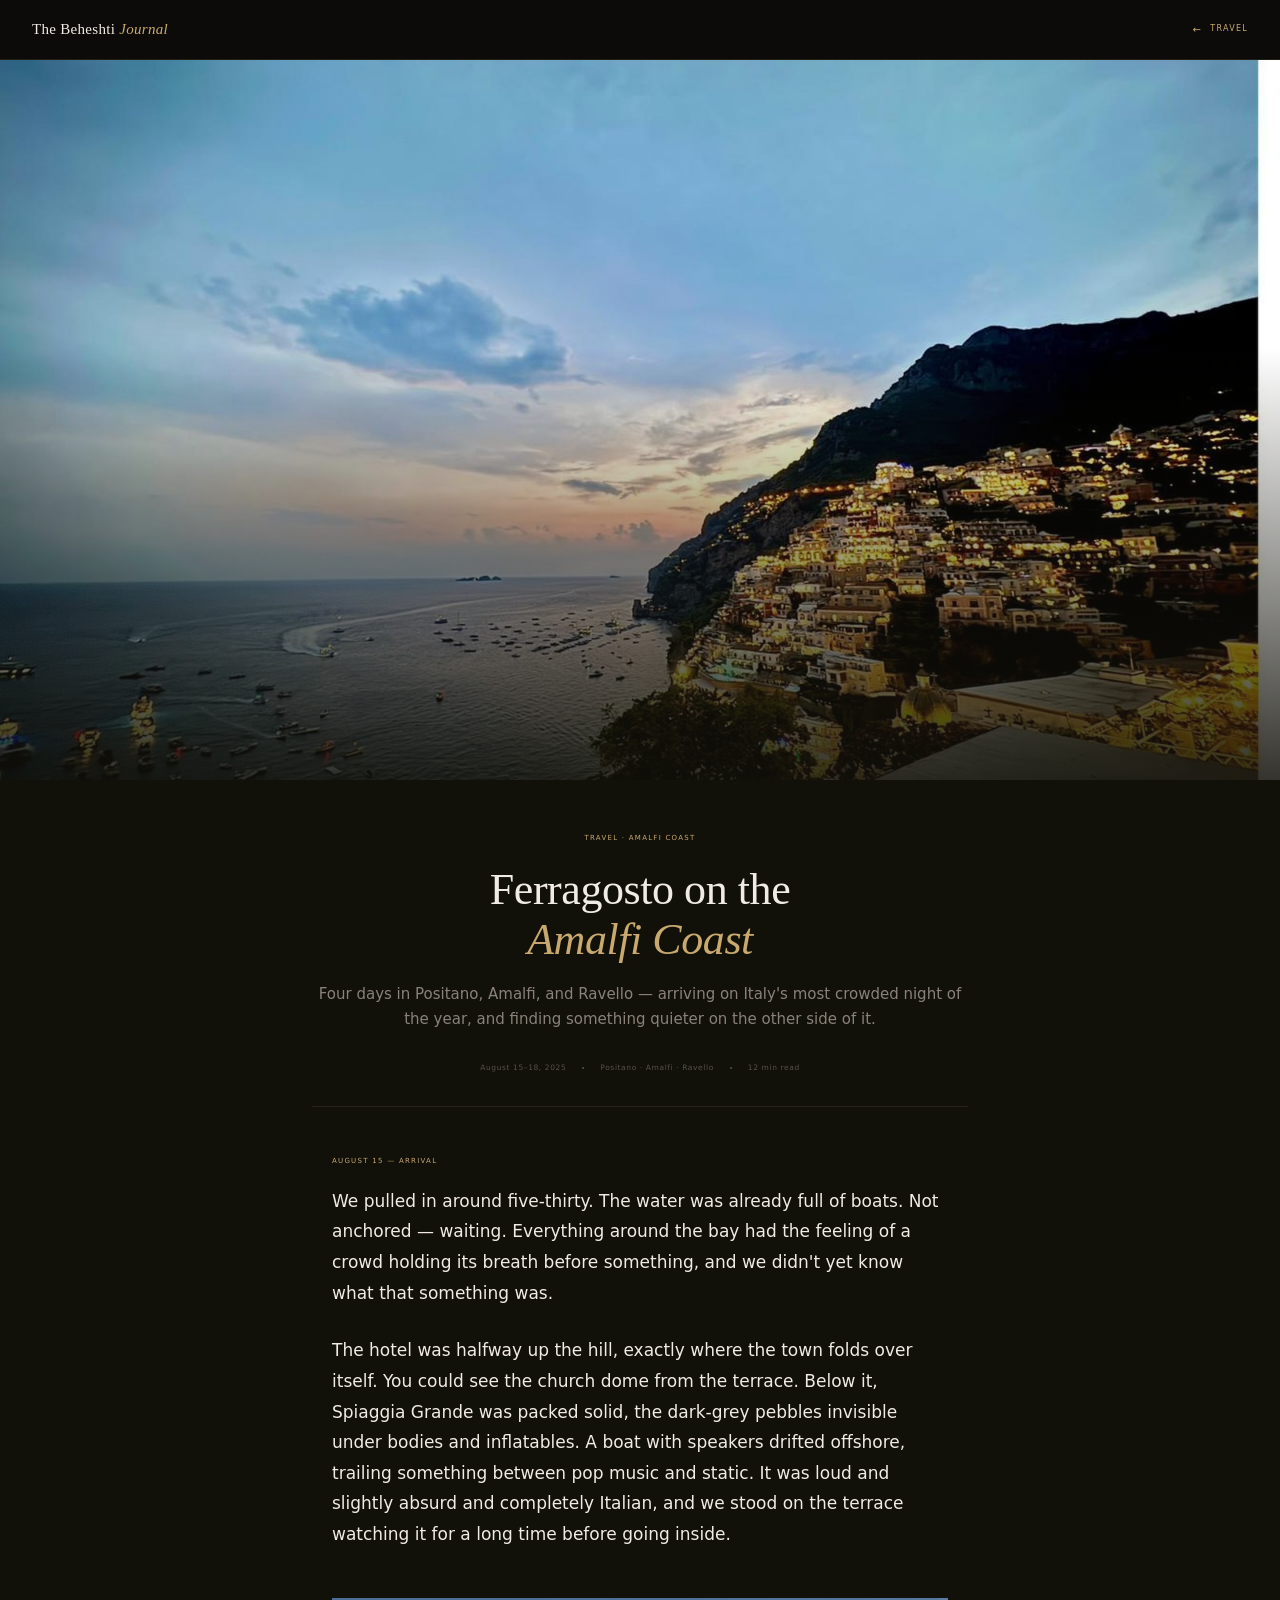
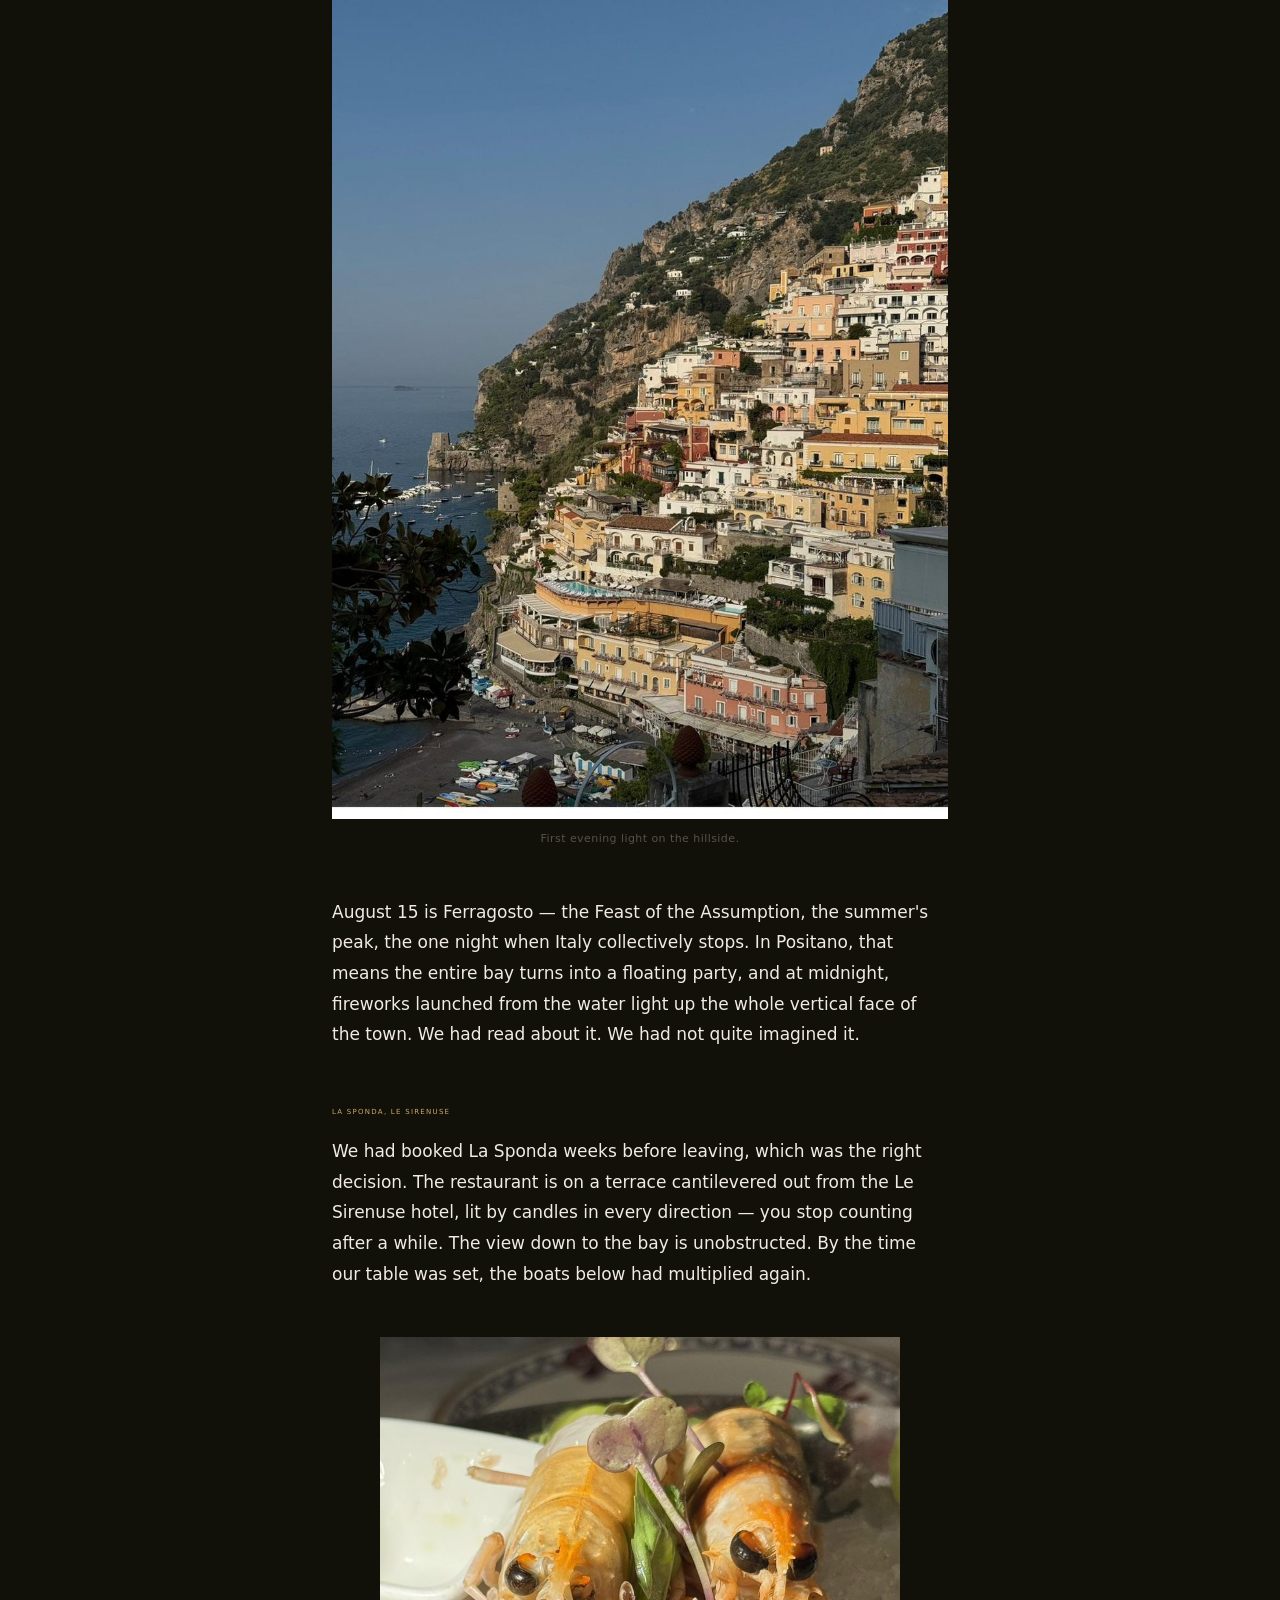
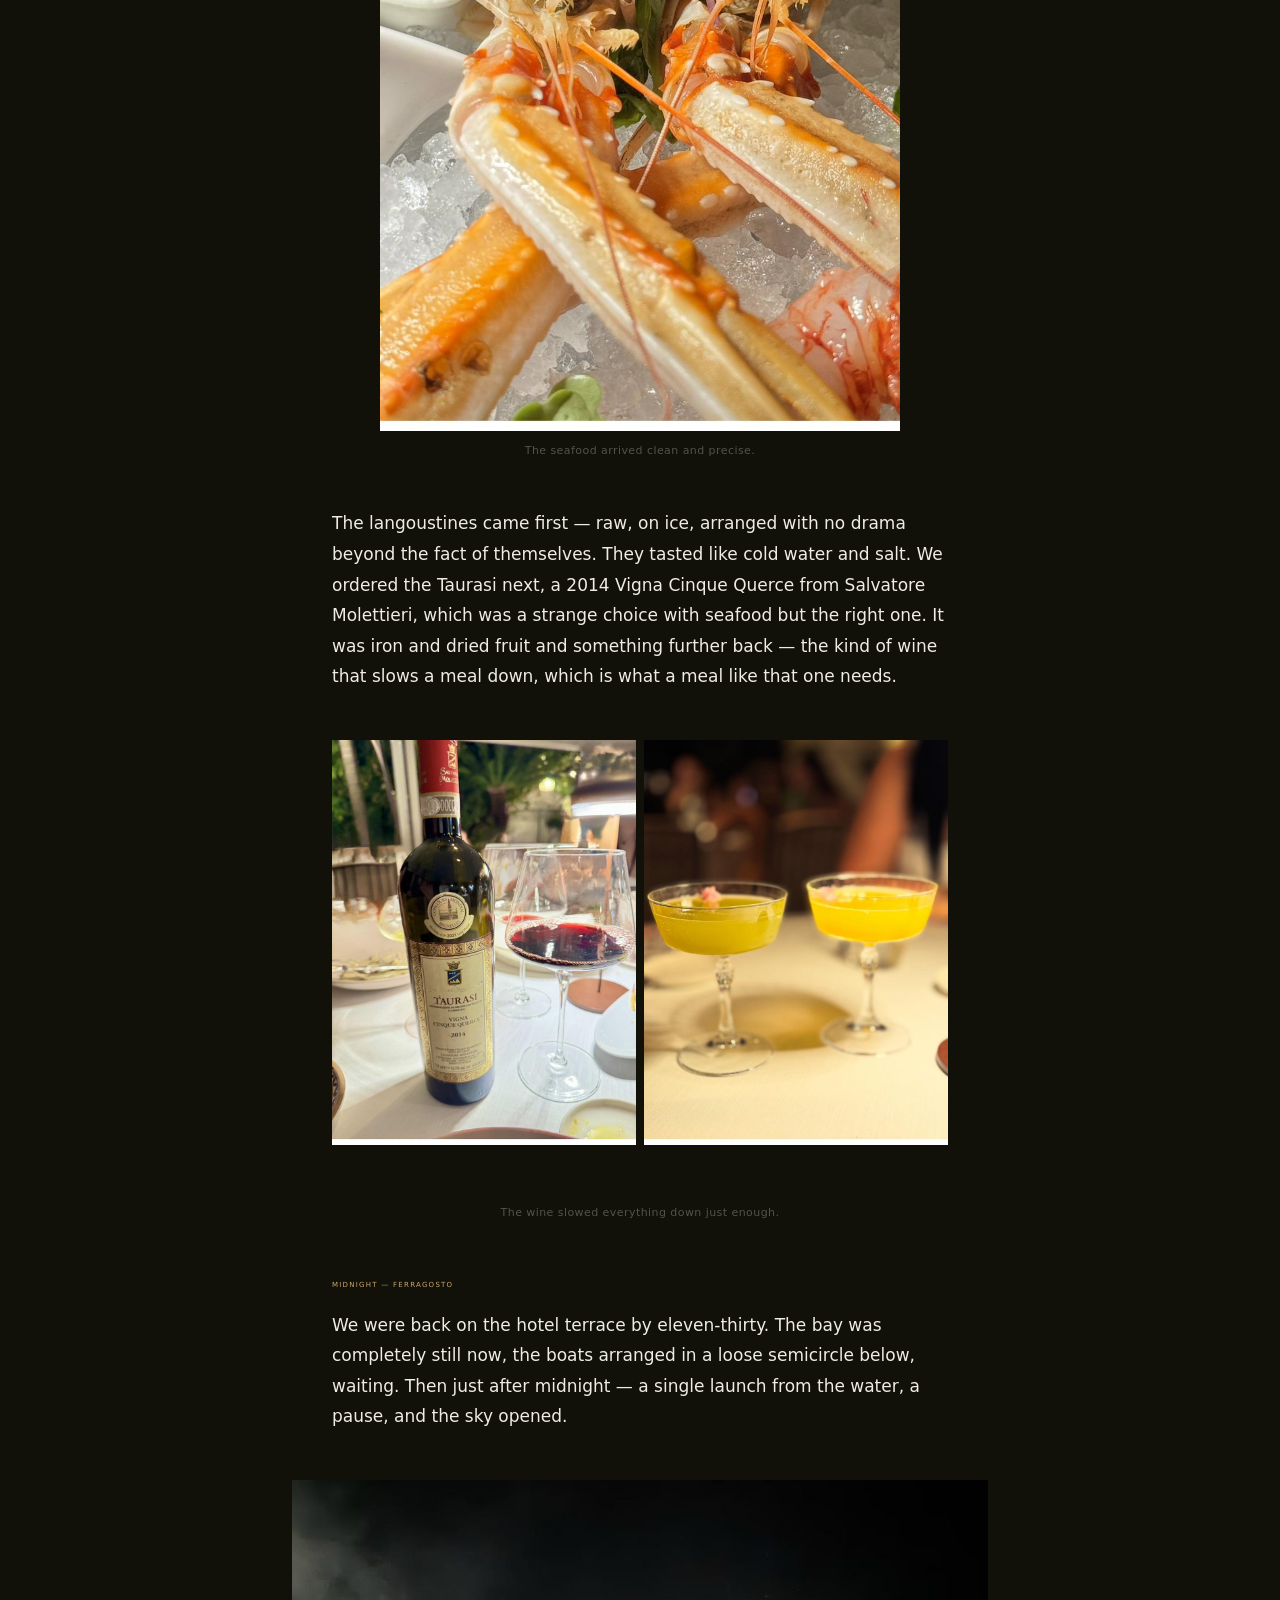
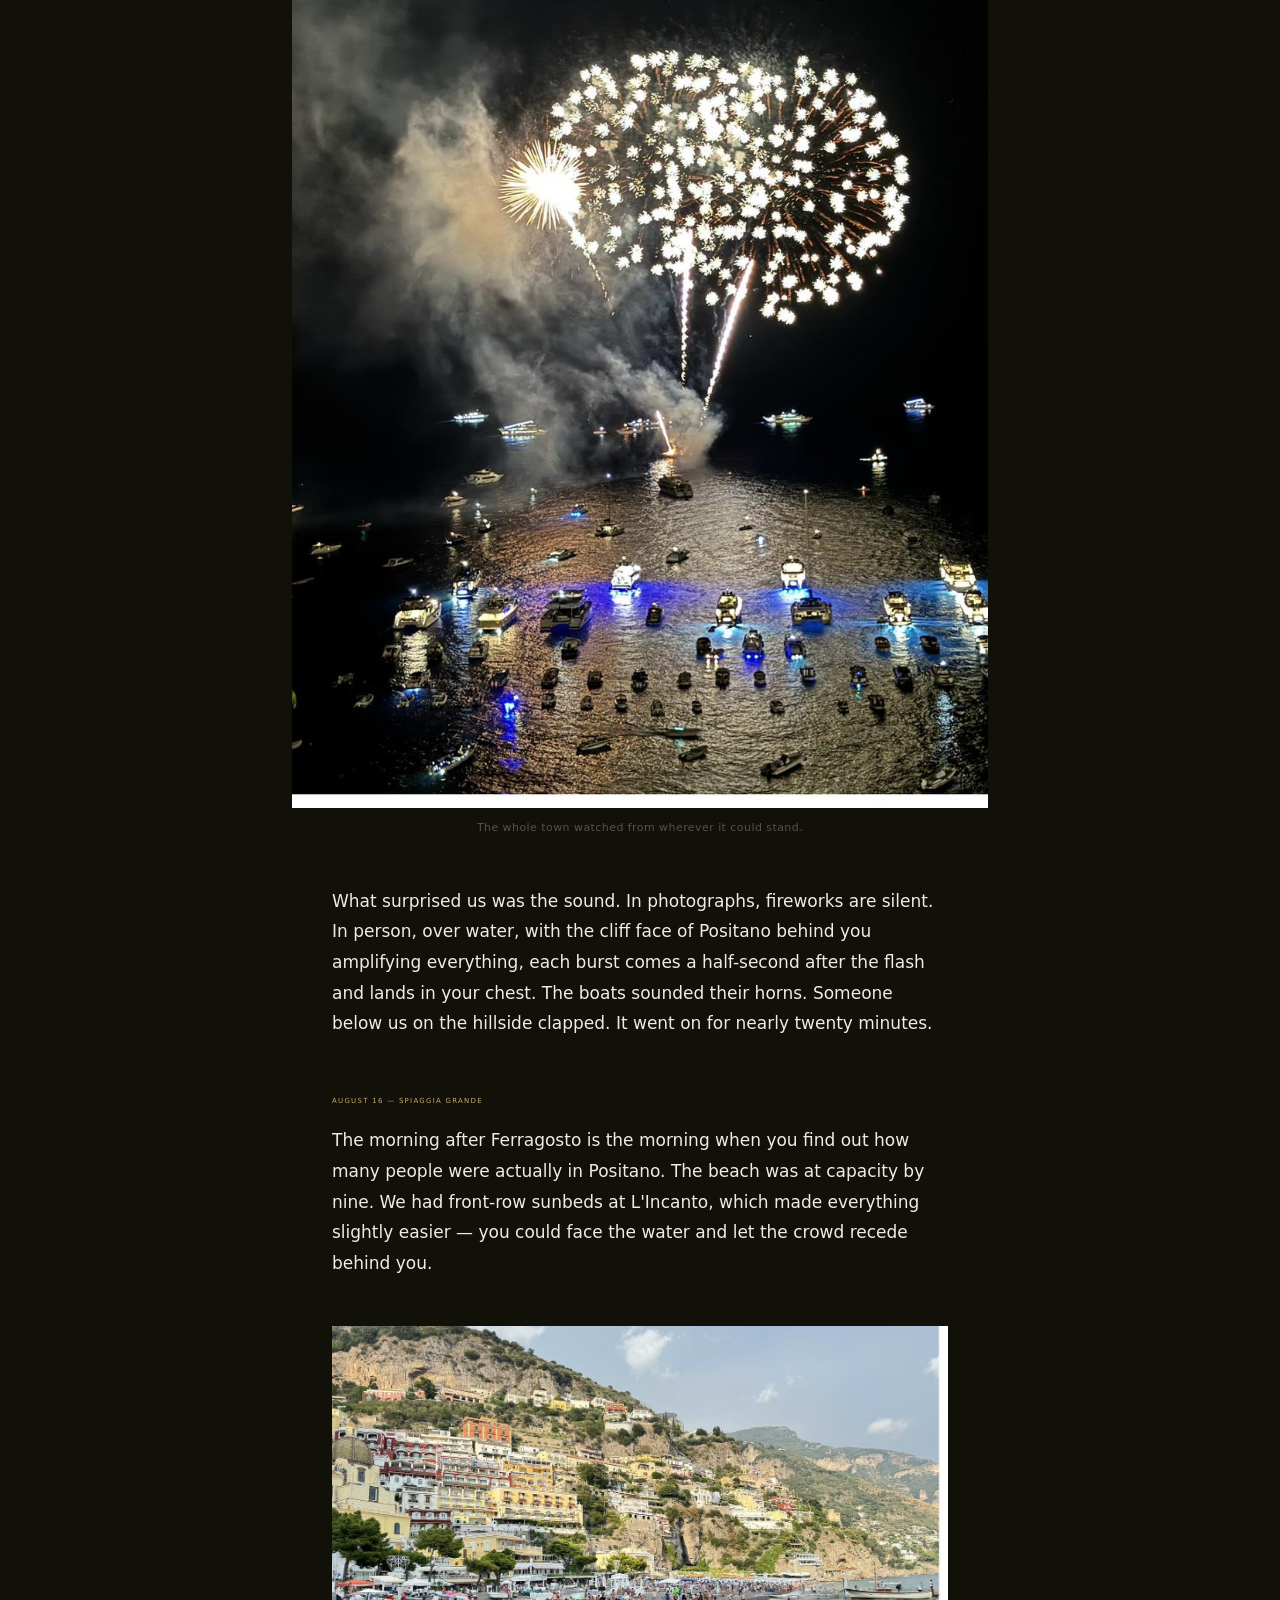
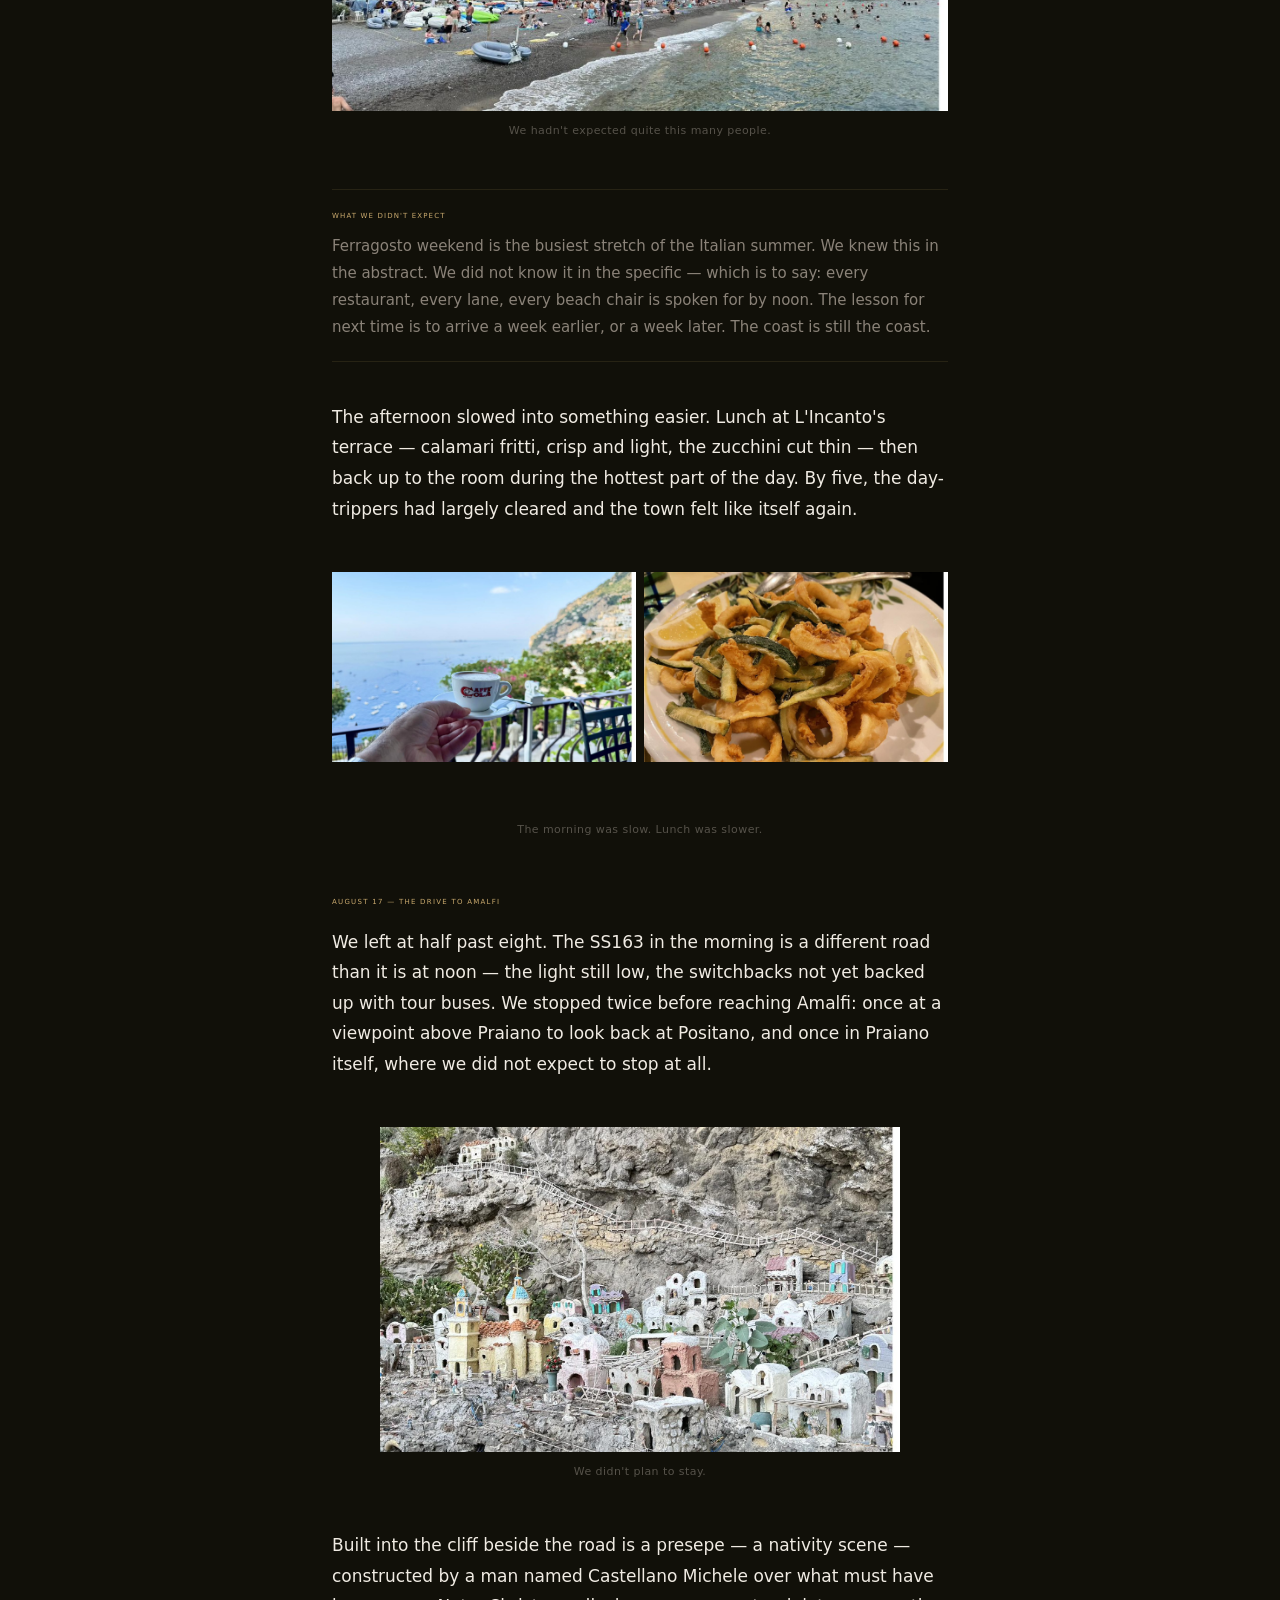
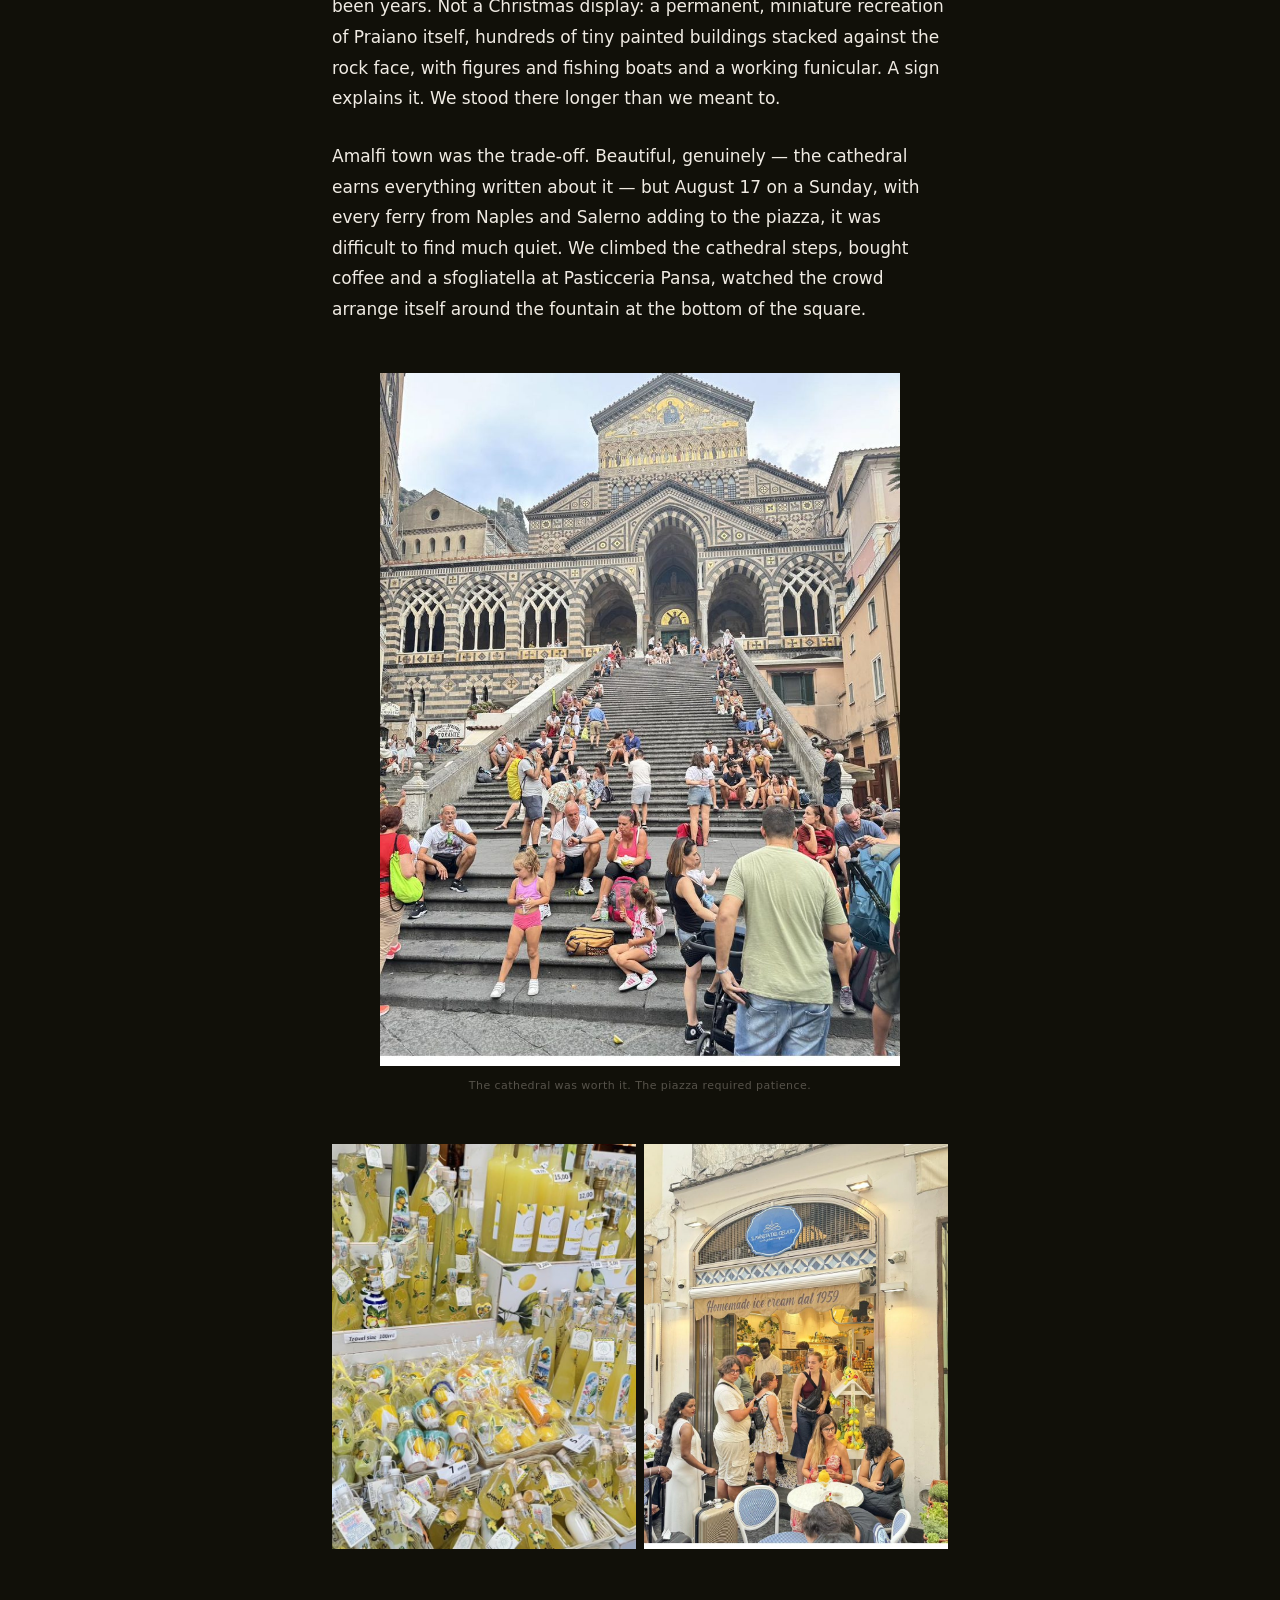
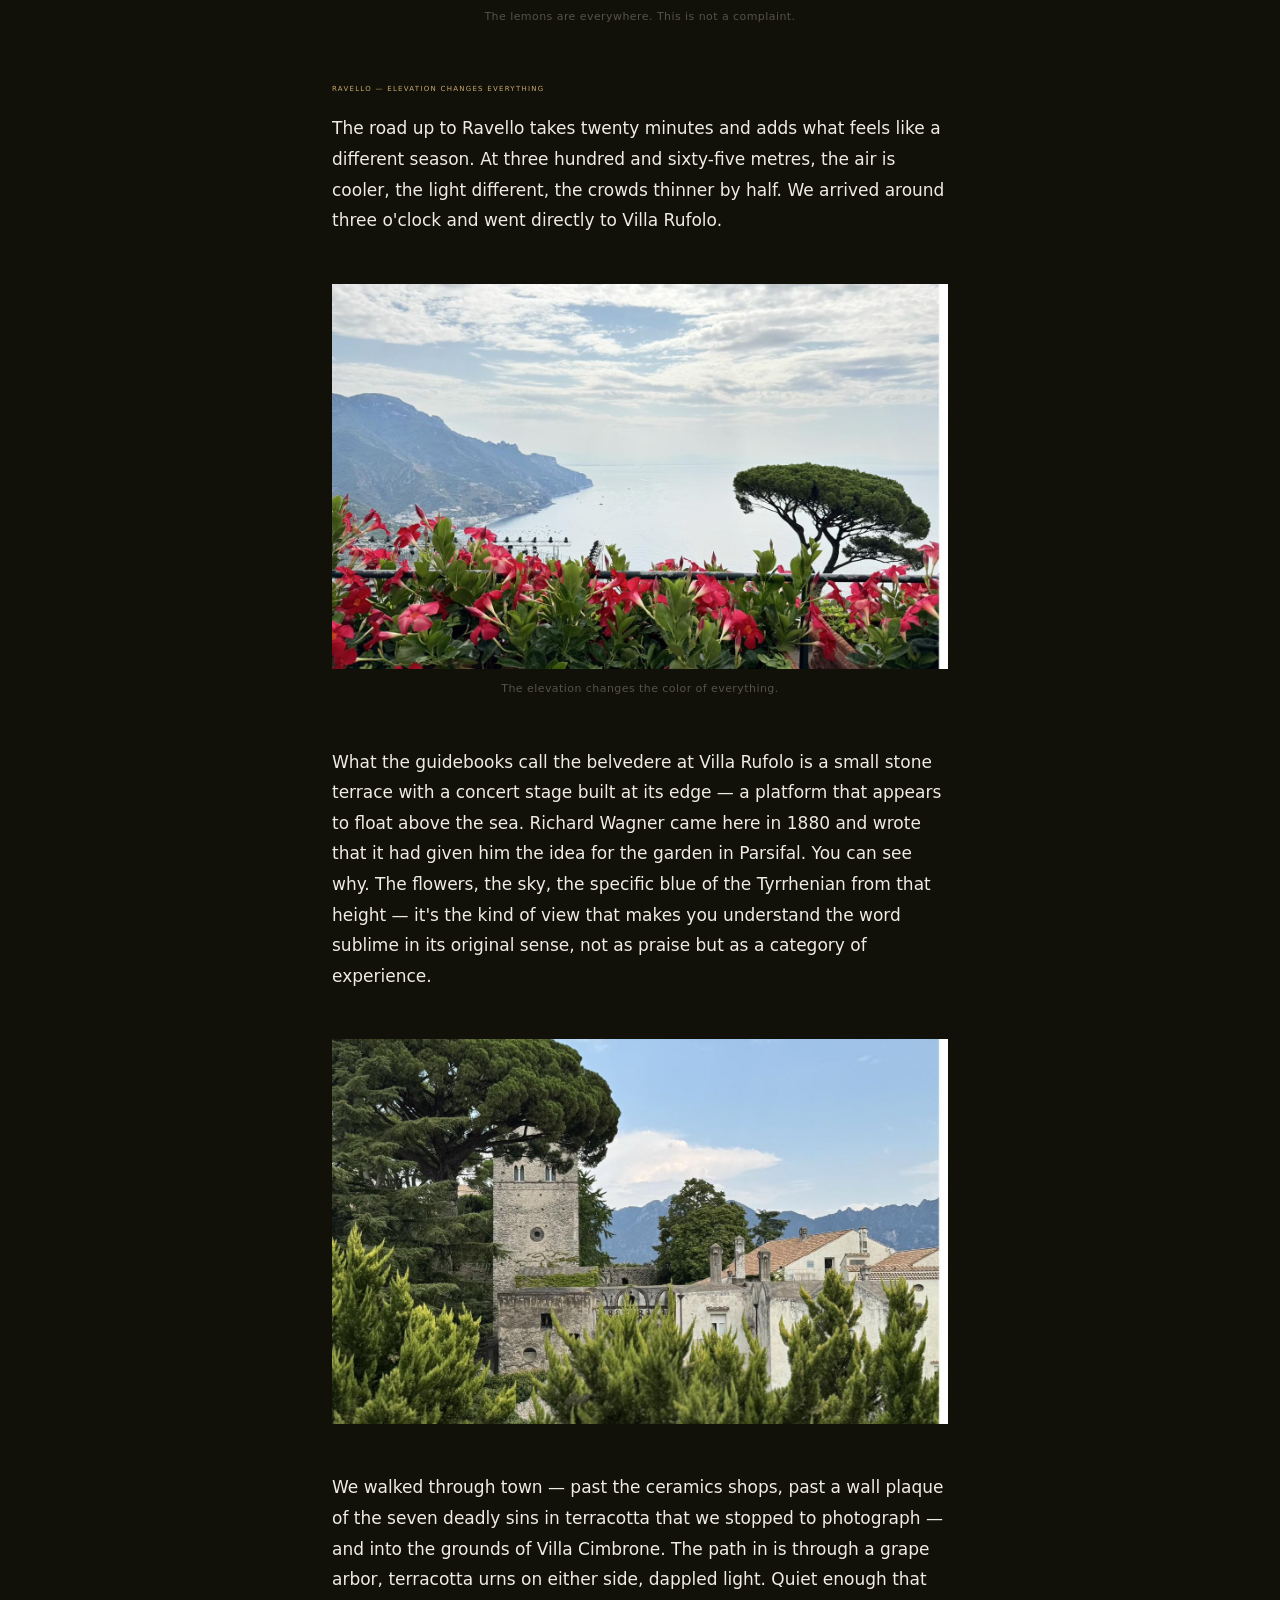
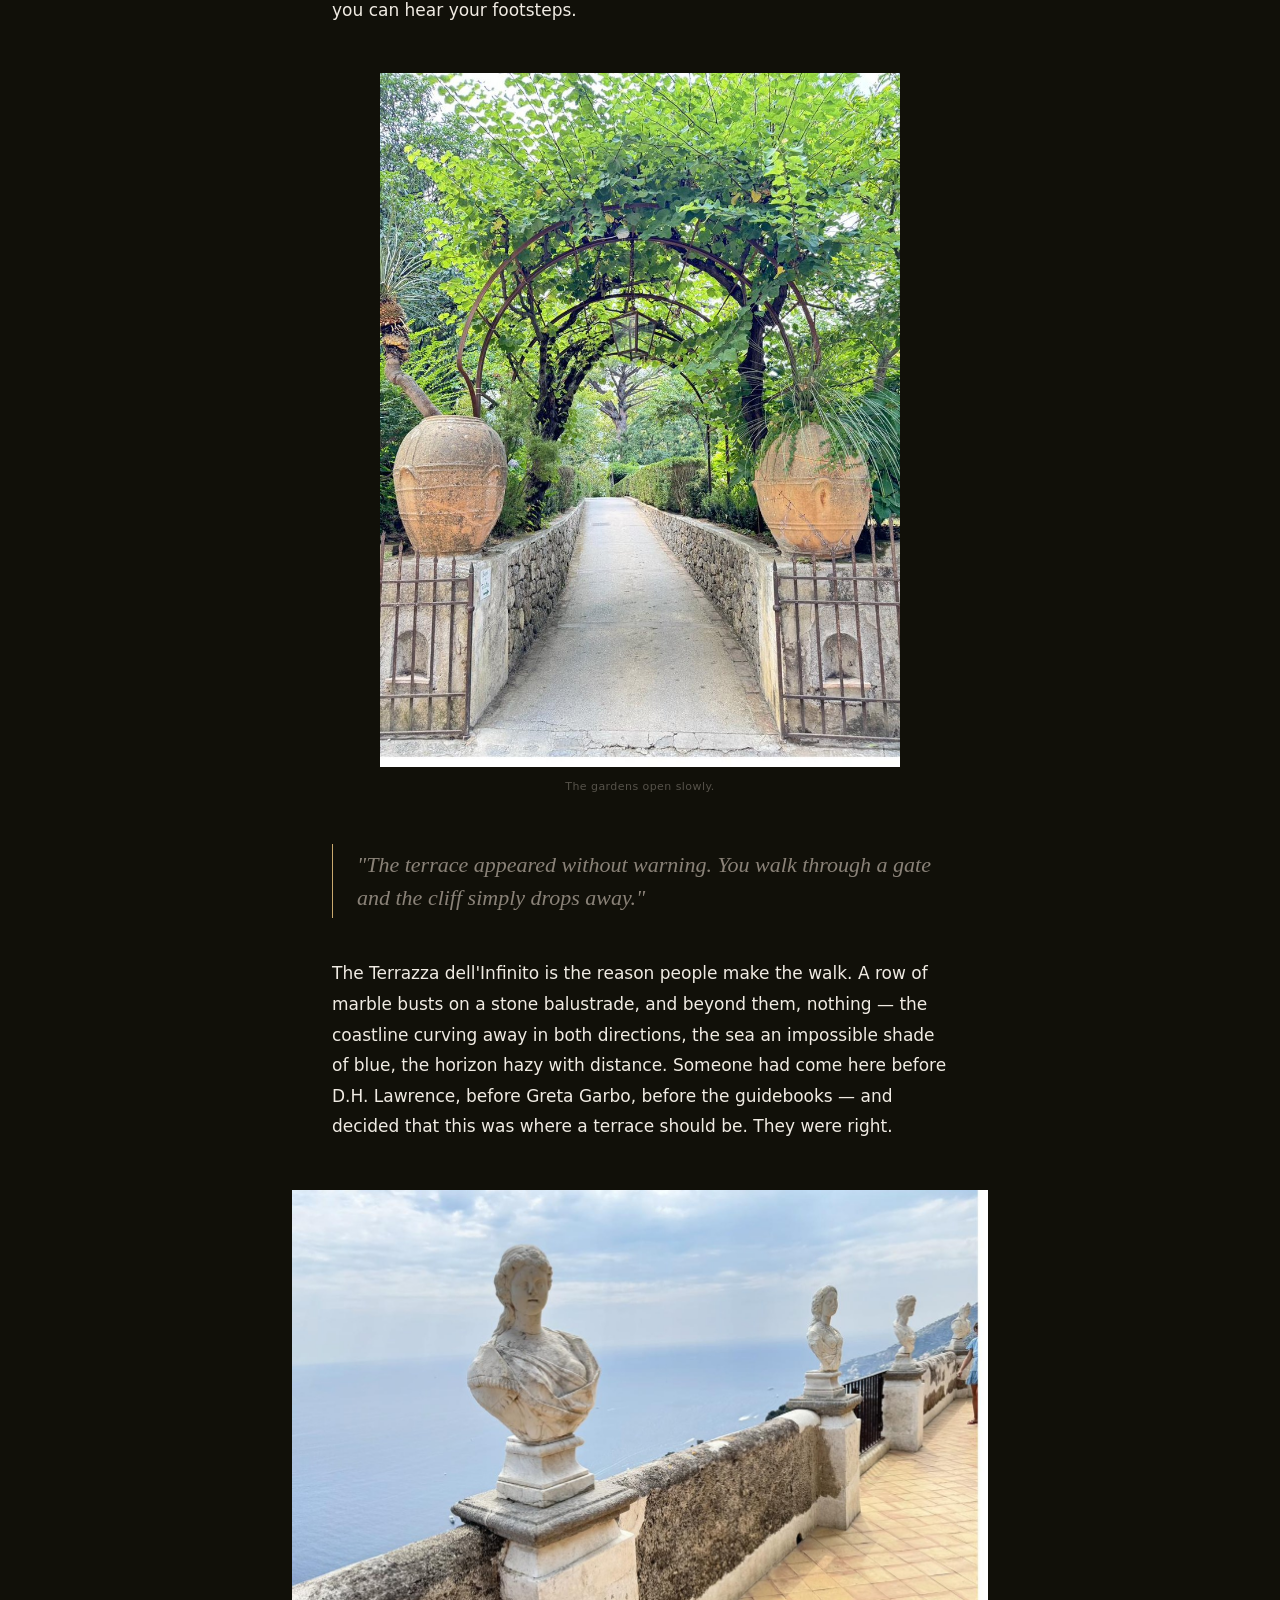
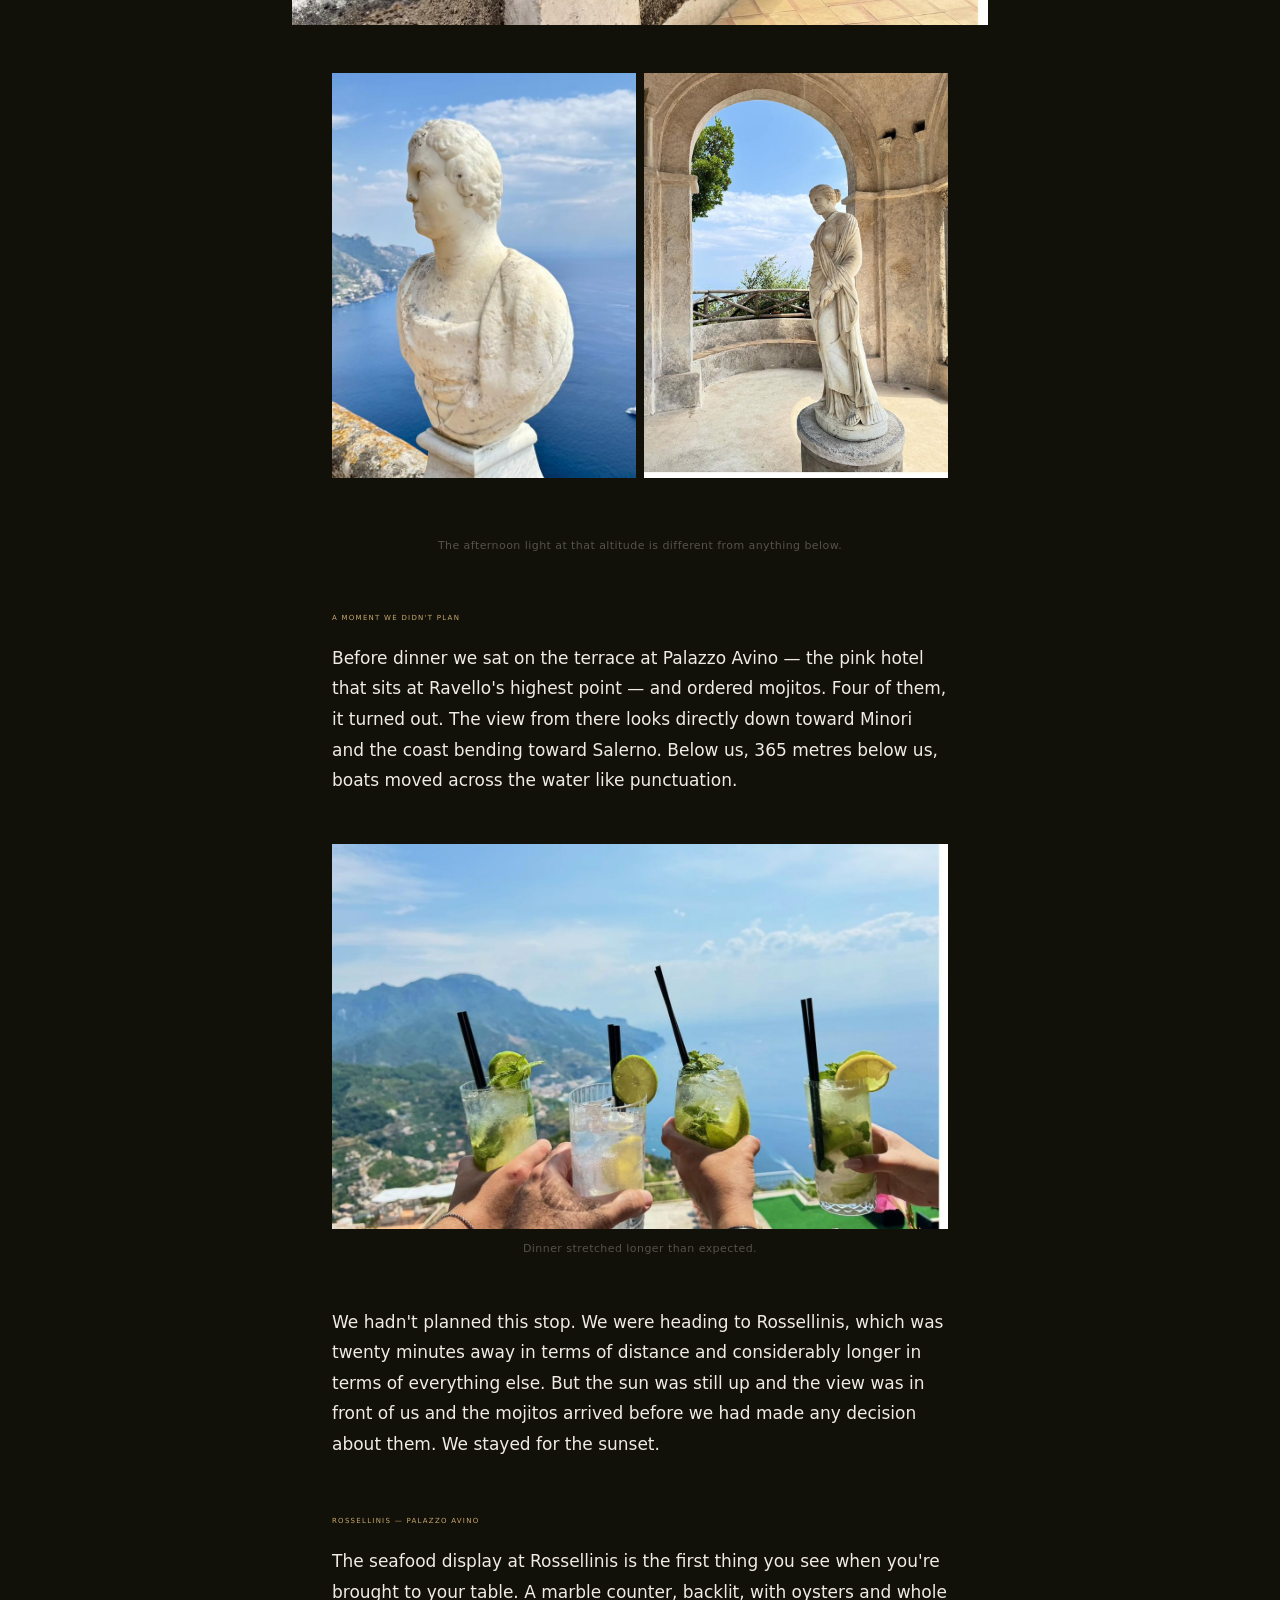
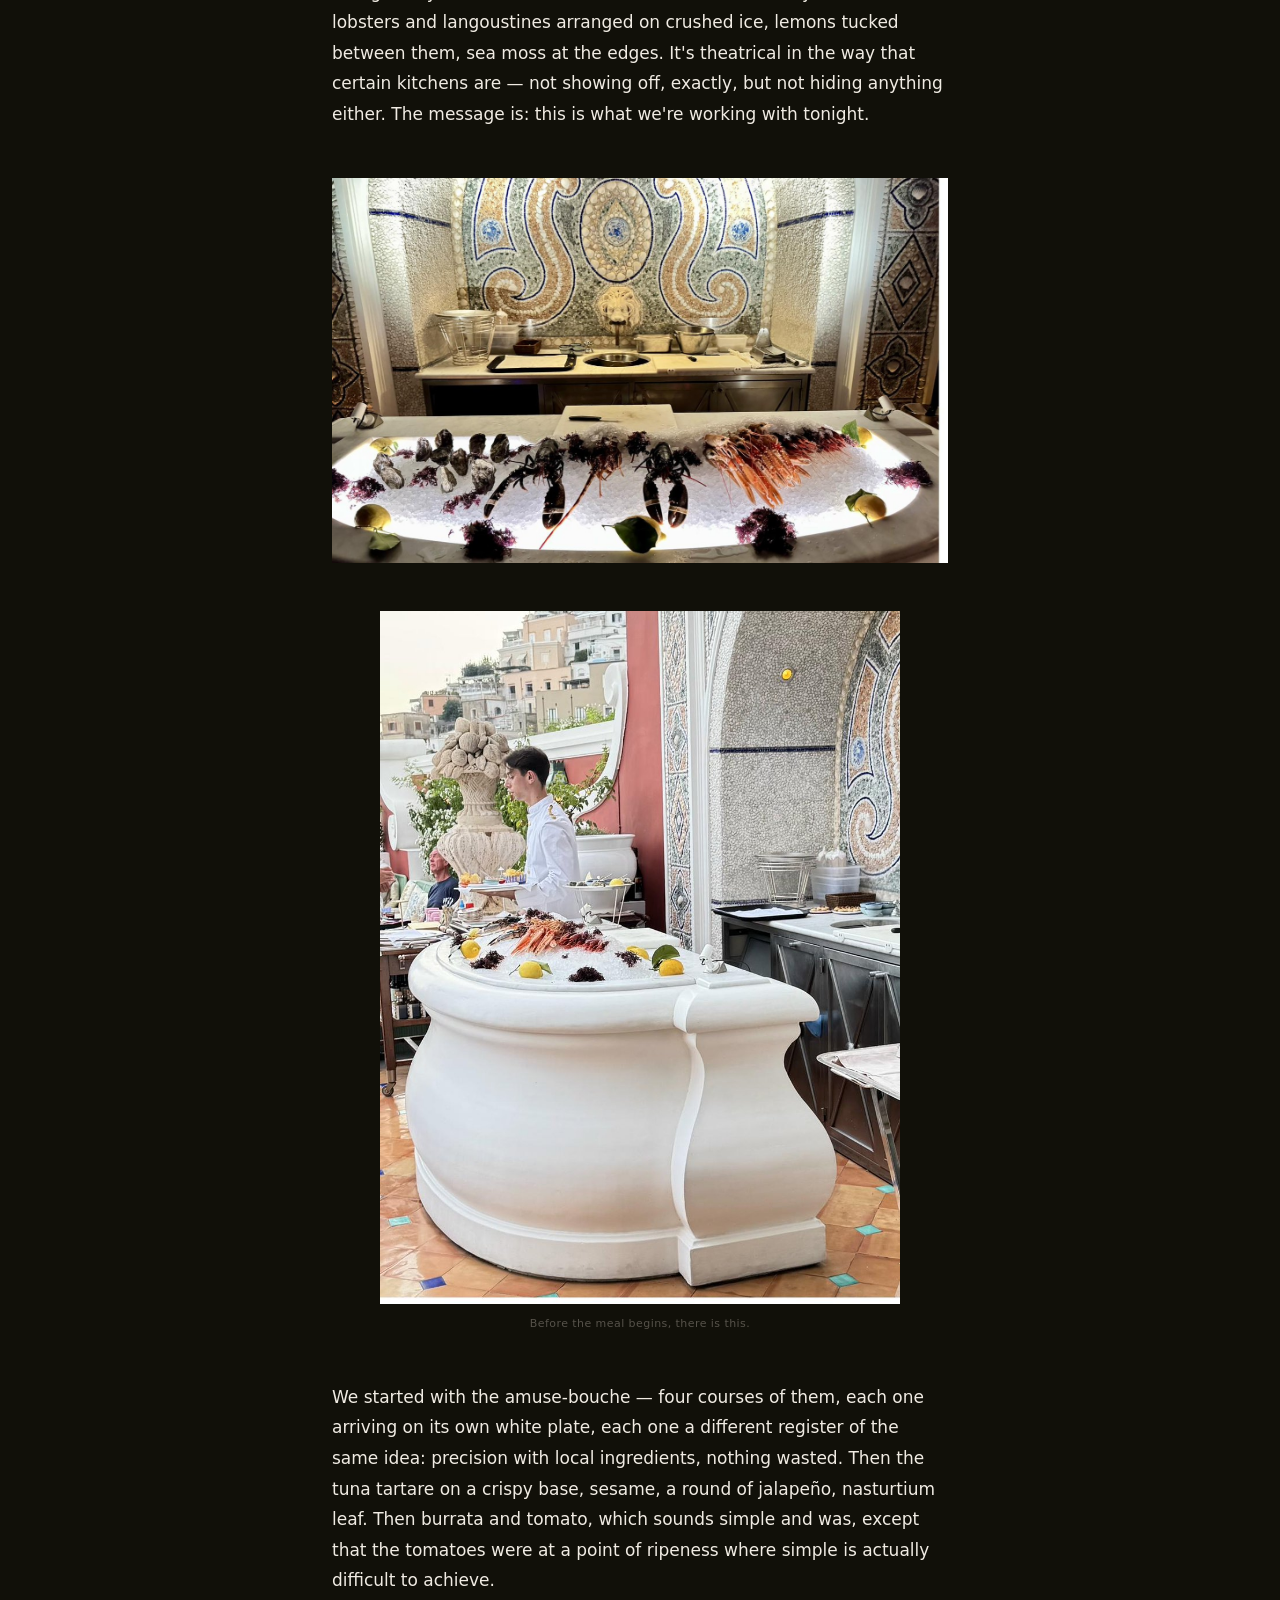
<file: images/travel-amalfi-ferragosto.html>
<!DOCTYPE html>
<html lang="en">
<head><base href="/">
<meta charset="UTF-8"><meta http-equiv="Content-Security-Policy" content="default-src 'self'; script-src 'self' https://gc.zgo.at; style-src 'self' 'unsafe-inline' https://fonts.googleapis.com; font-src 'self' https://fonts.gstatic.com; img-src 'self' data: https://behshad.goatcounter.com; connect-src 'self' https://behshad.goatcounter.com; object-src 'none'; base-uri 'self'; form-action 'none'; upgrade-insecure-requests">
<meta name="viewport" content="width=device-width, initial-scale=1.0">
<title>Ferragosto on the Amalfi Coast — The Beheshti Journal</title>
<meta name="description" content="Ferragosto on the Amalfi Coast, an editorial journey through the culture and celebrations of Italy in August."><link rel="canonical" href="https://beheshti.com/images/travel-amalfi-ferragosto.html"><meta property="og:type" content="article"><meta property="og:site_name" content="BEHESHTI"><meta property="og:title" content="Ferragosto on the Amalfi Coast | BEHESHTI"><meta property="og:description" content="An editorial journey through Ferragosto on the Amalfi Coast."><meta property="og:url" content="https://beheshti.com/images/travel-amalfi-ferragosto.html"><meta property="og:image" content="https://beheshti.com/images/travel-amalfi-positano-dusk.jpg"><meta property="og:image:alt" content="Positano on the Amalfi Coast at dusk"><meta name="twitter:card" content="summary_large_image"><meta name="twitter:title" content="Ferragosto on the Amalfi Coast | BEHESHTI"><meta name="twitter:description" content="An editorial journey through Ferragosto on the Amalfi Coast."><meta name="twitter:image" content="https://beheshti.com/images/travel-amalfi-positano-dusk.jpg">
<link rel="preconnect" href="https://fonts.googleapis.com">
<link rel="preconnect" href="https://fonts.gstatic.com" crossorigin>
<link href="https://fonts.googleapis.com/css2?family=Fraunces:ital,opsz,wght@0,9..144,300;0,9..144,400;0,9..144,500;1,9..144,300;1,9..144,400&family=Instrument+Sans:wght@300;400;500&display=swap" rel="stylesheet">

<style>
  /* ─── Design System ─────────────────────────────────────────── */
  :root {
    --bg:           #111009;
    --surface:      #0c0b09;
    --card:         #1a1916;
    --gold:         #c9a96e;
    --gold-dim:     rgba(201,169,110,0.15);
    --gold-border:  rgba(201,169,110,0.12);
    --text-primary: #f0ebe3;
    --text-secondary: #8a8278;
    --text-dim:     #56524a;
    --serif:        'Fraunces', Georgia, serif;
    --sans:         'Instrument Sans', system-ui, sans-serif;
  }

  *, *::before, *::after { box-sizing: border-box; margin: 0; padding: 0; }

  html { scroll-behavior: smooth; }

  body {
    background: var(--bg);
    color: var(--text-primary);
    font-family: var(--sans);
    font-weight: 300;
    line-height: 1.8;
    -webkit-font-smoothing: antialiased;
  }

  /* ─── Nav ────────────────────────────────────────────────────── */
  nav {
    position: fixed;
    top: 0;
    left: 0;
    right: 0;
    height: 60px;
    background: var(--surface);
    border-bottom: 1px solid var(--gold-border);
    display: flex;
    align-items: center;
    justify-content: space-between;
    padding: 0 32px;
    z-index: 100;
  }

  .nav-logo {
    font-family: var(--serif);
    font-size: 15px;
    font-weight: 400;
    color: var(--text-primary);
    letter-spacing: 0.02em;
    text-decoration: none;
  }

  .nav-logo em {
    font-style: italic;
    color: var(--gold);
  }

  .nav-back {
    font-family: var(--sans);
    font-size: 8px;
    font-weight: 500;
    letter-spacing: 0.16em;
    text-transform: uppercase;
    color: var(--gold);
    text-decoration: none;
    display: flex;
    align-items: center;
    gap: 8px;
    transition: opacity 150ms ease-out;
  }

  .nav-back:hover { opacity: 0.7; }

  .nav-back::before {
    content: '←';
    font-size: 10px;
  }

  /* ─── Article Layout ─────────────────────────────────────────── */
  .article-wrapper {
    padding-top: 60px;
    animation: fadeSlideUp 250ms ease-out both;
  }

  @keyframes fadeSlideUp {
    from { opacity: 0; transform: translateY(12px); }
    to   { opacity: 1; transform: translateY(0); }
  }

  /* ─── Hero ───────────────────────────────────────────────────── */
  .article-hero {
    width: 100%;
    aspect-ratio: 16 / 9;
    overflow: hidden;
    position: relative;
  }

  .article-hero img {
    width: 100%;
    height: 100%;
    object-fit: cover;
    object-position: center 40%;
    display: block;
  }

  .article-hero-overlay {
    position: absolute;
    inset: 0;
    background: linear-gradient(
      to bottom,
      rgba(17,16,9,0) 40%,
      rgba(17,16,9,0.85) 100%
    );
  }

  /* ─── Article Header ─────────────────────────────────────────── */
  .article-header {
    max-width: 720px;
    margin: 0 auto;
    padding: 52px 32px 0;
    text-align: center;
  }

  .article-category {
    font-family: var(--sans);
    font-size: 7px;
    font-weight: 500;
    letter-spacing: 0.18em;
    text-transform: uppercase;
    color: var(--gold);
    display: block;
    margin-bottom: 20px;
  }

  .article-title {
    font-family: var(--serif);
    font-size: clamp(28px, 4vw, 44px);
    font-weight: 400;
    line-height: 1.15;
    color: var(--text-primary);
    margin-bottom: 16px;
    letter-spacing: -0.01em;
  }

  .article-title em {
    font-style: italic;
    color: var(--gold);
  }

  .article-subtitle {
    font-family: var(--sans);
    font-size: 15px;
    font-weight: 300;
    color: var(--text-secondary);
    line-height: 1.7;
    margin-bottom: 28px;
  }

  .article-meta {
    font-family: var(--sans);
    font-size: 7.5px;
    font-weight: 300;
    color: var(--text-dim);
    letter-spacing: 0.08em;
    display: flex;
    align-items: center;
    justify-content: center;
    gap: 16px;
  }

  .article-meta-dot {
    width: 2px;
    height: 2px;
    border-radius: 50%;
    background: var(--text-dim);
    display: inline-block;
  }

  .article-rule {
    max-width: 720px;
    margin: 32px auto 0;
    padding: 0 32px;
  }

  .article-rule hr {
    border: none;
    border-top: 1px solid var(--gold-border);
  }

  /* ─── Article Body ───────────────────────────────────────────── */
  .article-body {
    max-width: 680px;
    margin: 0 auto;
    padding: 48px 32px 80px;
    font-size: 17px;
    font-weight: 300;
    line-height: 1.8;
    color: var(--text-primary);
  }

  .article-body p {
    margin-bottom: 1.6em;
  }

  .article-body p:last-child {
    margin-bottom: 0;
  }

  /* Section labels */
  .section-label {
    font-family: var(--sans);
    font-size: 7px;
    font-weight: 500;
    letter-spacing: 0.18em;
    text-transform: uppercase;
    color: var(--gold);
    display: block;
    margin-bottom: 18px;
    margin-top: 56px;
  }

  .section-label:first-child {
    margin-top: 0;
  }

  /* Pull quote */
  .pull-quote {
    border-left: 1px solid var(--gold);
    padding: 4px 0 4px 24px;
    margin: 40px 0;
    font-family: var(--serif);
    font-size: 22px;
    font-weight: 300;
    font-style: italic;
    color: var(--text-secondary);
    line-height: 1.5;
  }

  /* Personal layer boxes */
  .personal-note {
    border-top: 1px solid var(--gold-border);
    border-bottom: 1px solid var(--gold-border);
    padding: 20px 0;
    margin: 40px 0;
  }

  .personal-note-label {
    font-family: var(--sans);
    font-size: 7px;
    font-weight: 500;
    letter-spacing: 0.16em;
    text-transform: uppercase;
    color: var(--gold);
    display: block;
    margin-bottom: 10px;
  }

  .personal-note p {
    font-size: 15px;
    color: var(--text-secondary);
    margin-bottom: 0 !important;
  }

  /* ─── Inline Images ──────────────────────────────────────────── */
  .img-full {
    width: 100%;
    display: block;
    margin: 48px 0;
  }

  .img-full img {
    width: 100%;
    height: auto;
    display: block;
  }

  /* For portrait-ratio inline images, constrain width */
  .img-portrait {
    max-width: 520px;
    margin: 48px auto;
    display: block;
  }

  .img-portrait img {
    width: 100%;
    height: auto;
    display: block;
  }

  /* Two-up grid */
  .img-pair {
    display: grid;
    grid-template-columns: 1fr 1fr;
    gap: 8px;
    margin: 48px 0;
  }

  .img-pair img {
    width: 100%;
    height: 100%;
    object-fit: cover;
    display: block;
  }

  /* Three-up grid */
  .img-trio {
    display: grid;
    grid-template-columns: 1fr 1fr 1fr;
    gap: 8px;
    margin: 48px 0;
  }

  .img-trio img {
    width: 100%;
    aspect-ratio: 4/5;
    object-fit: cover;
    object-position: center;
    display: block;
  }

  /* Caption */
  figcaption, .caption {
    font-family: var(--sans);
    font-size: 11px;
    font-weight: 300;
    color: var(--text-dim);
    text-align: center;
    padding-top: 10px;
    letter-spacing: 0.04em;
  }

  /* Feature image — breaks out slightly wider than body */
  .img-feature {
    margin: 48px -40px;
    display: block;
  }

  .img-feature img {
    width: 100%;
    height: auto;
    display: block;
  }

  @media (max-width: 760px) {
    .img-feature { margin: 40px 0; }
    .img-pair { grid-template-columns: 1fr; }
    .img-trio { grid-template-columns: 1fr 1fr; }
    nav { padding: 0 20px; }
    .article-header { padding: 40px 20px 0; }
    .article-body { padding: 40px 20px 64px; }
    .article-rule { padding: 0 20px; }
  }

  /* ─── Footer signature ───────────────────────────────────────── */
  .article-footer {
    text-align: center;
    padding: 48px 32px 64px;
    border-top: 1px solid var(--gold-border);
    max-width: 720px;
    margin: 0 auto;
  }

  .brand-signature {
    display: flex;
    align-items: center;
    justify-content: center;
    gap: 12px;
    font-family: var(--sans);
    font-size: 8px;
    font-weight: 300;
    color: var(--text-dim);
    letter-spacing: 0.12em;
  }

  .brand-signature-line {
    flex: 1;
    max-width: 60px;
    height: 1px;
    background: var(--gold-border);
    display: block;
  }

  .brand-signature span {
    color: var(--gold);
    opacity: 0.6;
  }

  /* ─── Homepage card preview (for bento integration docs) ─────── */
  .integration-note {
    display: none; /* hidden in article view — reference only */
  }
</style>
<link rel="icon" href="/favicon.ico?v=20261110" sizes="any"><link rel="icon" type="image/png" sizes="32x32" href="/favicon-32x32.png?v=20261110"><link rel="icon" type="image/png" sizes="16x16" href="/favicon-16x16.png?v=20261110"><link rel="apple-touch-icon" sizes="180x180" href="/apple-touch-icon.png?v=20261110"><link rel="manifest" href="/site.webmanifest"></head>

<body>

<!-- ─── NAV ──────────────────────────────────────────────────────── -->
<nav>
  <a href="index.html" class="nav-logo">The Beheshti <em>Journal</em></a>
  <a href="index.html#travel" class="nav-back">Travel</a>
</nav>

<!-- ─── ARTICLE WRAPPER ───────────────────────────────────────────── -->
<div class="article-wrapper">

  <!-- HERO -->
  <div class="article-hero">
    <img
      src="images/travel-amalfi-positano-dusk.jpg"
      alt="Positano at dusk, Ferragosto — boats in the bay, the town lit from below"
      loading="eager"
    >
    <div class="article-hero-overlay"></div>
  </div>

  <!-- HEADER -->
  <header class="article-header">
    <span class="article-category">Travel · Amalfi Coast</span>
    <h1 class="article-title">Ferragosto on the<br><em>Amalfi Coast</em></h1>
    <p class="article-subtitle">Four days in Positano, Amalfi, and Ravello — arriving on Italy's most crowded night of the year, and finding something quieter on the other side of it.</p>
    <div class="article-meta">
      <span>August 15–18, 2025</span>
      <span class="article-meta-dot"></span>
      <span>Positano · Amalfi · Ravello</span>
      <span class="article-meta-dot"></span>
      <span>12 min read</span>
    </div>
  </header>

  <div class="article-rule"><hr></div>

  <!-- BODY -->
  <div class="article-body">

    <!-- ─── SECTION 1: OPENING MOMENT ─────────────────────────── -->
    <span class="section-label">August 15 — Arrival</span>

    <p>We pulled in around five-thirty. The water was already full of boats. Not anchored — waiting. Everything around the bay had the feeling of a crowd holding its breath before something, and we didn't yet know what that something was.</p>

    <p>The hotel was halfway up the hill, exactly where the town folds over itself. You could see the church dome from the terrace. Below it, Spiaggia Grande was packed solid, the dark-grey pebbles invisible under bodies and inflatables. A boat with speakers drifted offshore, trailing something between pop music and static. It was loud and slightly absurd and completely Italian, and we stood on the terrace watching it for a long time before going inside.</p>

    <figure class="img-full">
      <img src="images/travel-amalfi-positano-hillside.jpg" alt="Positano hillside, golden hour — pastel buildings cascading to the sea">
      <figcaption>First evening light on the hillside.</figcaption>
    </figure>

    <p>August 15 is Ferragosto — the Feast of the Assumption, the summer's peak, the one night when Italy collectively stops. In Positano, that means the entire bay turns into a floating party, and at midnight, fireworks launched from the water light up the whole vertical face of the town. We had read about it. We had not quite imagined it.</p>

    <!-- ─── SECTION 2: DINNER — NIGHT 1 ───────────────────────── -->
    <span class="section-label">La Sponda, Le Sirenuse</span>

    <p>We had booked La Sponda weeks before leaving, which was the right decision. The restaurant is on a terrace cantilevered out from the Le Sirenuse hotel, lit by candles in every direction — you stop counting after a while. The view down to the bay is unobstructed. By the time our table was set, the boats below had multiplied again.</p>

    <figure class="img-portrait">
      <img src="images/travel-amalfi-langoustines.jpg" alt="Raw langoustines on ice, herb garnish — La Sponda, Positano">
      <figcaption>The seafood arrived clean and precise.</figcaption>
    </figure>

    <p>The langoustines came first — raw, on ice, arranged with no drama beyond the fact of themselves. They tasted like cold water and salt. We ordered the Taurasi next, a 2014 Vigna Cinque Querce from Salvatore Molettieri, which was a strange choice with seafood but the right one. It was iron and dried fruit and something further back — the kind of wine that slows a meal down, which is what a meal like that one needs.</p>

    <figure class="img-pair">
      <img src="images/travel-amalfi-taurasi-wine.jpg" alt="Taurasi Vigna Cinque Querce 2014 — bottle and glass, candlelit terrace">
      <img src="images/travel-amalfi-coupe-cocktails.jpg" alt="Two golden coupe cocktails, white tablecloth, warm light">
    </figure>
    <p class="caption">The wine slowed everything down just enough.</p>

    <!-- ─── SECTION 3: FIREWORKS ───────────────────────────────── -->
    <span class="section-label">Midnight — Ferragosto</span>

    <p>We were back on the hotel terrace by eleven-thirty. The bay was completely still now, the boats arranged in a loose semicircle below, waiting. Then just after midnight — a single launch from the water, a pause, and the sky opened.</p>

    <figure class="img-feature">
      <img src="images/travel-amalfi-fireworks-bay.jpg" alt="Ferragosto fireworks over Positano bay — white bursts, boats lit in blue below">
      <figcaption>The whole town watched from wherever it could stand.</figcaption>
    </figure>

    <p>What surprised us was the sound. In photographs, fireworks are silent. In person, over water, with the cliff face of Positano behind you amplifying everything, each burst comes a half-second after the flash and lands in your chest. The boats sounded their horns. Someone below us on the hillside clapped. It went on for nearly twenty minutes.</p>

    <!-- ─── SECTION 4: BEACH DAY ───────────────────────────────── -->
    <span class="section-label">August 16 — Spiaggia Grande</span>

    <p>The morning after Ferragosto is the morning when you find out how many people were actually in Positano. The beach was at capacity by nine. We had front-row sunbeds at L'Incanto, which made everything slightly easier — you could face the water and let the crowd recede behind you.</p>

    <figure class="img-full">
      <img src="images/travel-amalfi-spiaggia-grande.jpg" alt="Spiaggia Grande packed with people — Positano cliffs behind, Ferragosto weekend">
      <figcaption>We hadn't expected quite this many people.</figcaption>
    </figure>

    <div class="personal-note">
      <span class="personal-note-label">What we didn't expect</span>
      <p>Ferragosto weekend is the busiest stretch of the Italian summer. We knew this in the abstract. We did not know it in the specific — which is to say: every restaurant, every lane, every beach chair is spoken for by noon. The lesson for next time is to arrive a week earlier, or a week later. The coast is still the coast.</p>
    </div>

    <p>The afternoon slowed into something easier. Lunch at L'Incanto's terrace — calamari fritti, crisp and light, the zucchini cut thin — then back up to the room during the hottest part of the day. By five, the day-trippers had largely cleared and the town felt like itself again.</p>

    <figure class="img-pair">
      <img src="images/travel-amalfi-espresso-view.jpg" alt="Espresso cup held up against Positano bay — Hotel California terrace">
      <img src="images/travel-amalfi-calamari.jpg" alt="Calamari fritti e zucchine with lemon wedges — L'Incanto beach restaurant">
    </figure>
    <p class="caption">The morning was slow. Lunch was slower.</p>

    <!-- ─── SECTION 5: AMALFI ROAD TRIP ───────────────────────── -->
    <span class="section-label">August 17 — The Drive to Amalfi</span>

    <p>We left at half past eight. The SS163 in the morning is a different road than it is at noon — the light still low, the switchbacks not yet backed up with tour buses. We stopped twice before reaching Amalfi: once at a viewpoint above Praiano to look back at Positano, and once in Praiano itself, where we did not expect to stop at all.</p>

    <figure class="img-portrait">
      <img src="images/travel-amalfi-praiano-presepe.jpg" alt="Presepe di Praiano — handmade miniature village built into the cliff face">
      <figcaption>We didn't plan to stay.</figcaption>
    </figure>

    <p>Built into the cliff beside the road is a presepe — a nativity scene — constructed by a man named Castellano Michele over what must have been years. Not a Christmas display: a permanent, miniature recreation of Praiano itself, hundreds of tiny painted buildings stacked against the rock face, with figures and fishing boats and a working funicular. A sign explains it. We stood there longer than we meant to.</p>

    <p>Amalfi town was the trade-off. Beautiful, genuinely — the cathedral earns everything written about it — but August 17 on a Sunday, with every ferry from Naples and Salerno adding to the piazza, it was difficult to find much quiet. We climbed the cathedral steps, bought coffee and a sfogliatella at Pasticceria Pansa, watched the crowd arrange itself around the fountain at the bottom of the square.</p>

    <figure class="img-portrait">
      <img src="images/travel-amalfi-cathedral-steps.jpg" alt="Amalfi Cathedral steps — hundreds of people sitting, Sunday August crowds">
      <figcaption>The cathedral was worth it. The piazza required patience.</figcaption>
    </figure>

    <figure class="img-pair">
      <img src="images/travel-amalfi-limoncello-wall.jpg" alt="Wall of limoncello bottles — Amalfi shop, every size imaginable">
      <img src="images/travel-amalfi-gelato-shop.jpg" alt="Il Pianeta del Gelato — homemade ice cream dal 1959, Amalfi street crowd">
    </figure>
    <p class="caption">The lemons are everywhere. This is not a complaint.</p>

    <!-- ─── SECTION 6: RAVELLO ─────────────────────────────────── -->
    <span class="section-label">Ravello — Elevation Changes Everything</span>

    <p>The road up to Ravello takes twenty minutes and adds what feels like a different season. At three hundred and sixty-five metres, the air is cooler, the light different, the crowds thinner by half. We arrived around three o'clock and went directly to Villa Rufolo.</p>

    <figure class="img-full">
      <img src="images/travel-amalfi-ravello-terrace.jpg" alt="Ravello terrace — red mandevilla flowers, lone umbrella pine, coastline far below">
      <figcaption>The elevation changes the color of everything.</figcaption>
    </figure>

    <p>What the guidebooks call the belvedere at Villa Rufolo is a small stone terrace with a concert stage built at its edge — a platform that appears to float above the sea. Richard Wagner came here in 1880 and wrote that it had given him the idea for the garden in Parsifal. You can see why. The flowers, the sky, the specific blue of the Tyrrhenian from that height — it's the kind of view that makes you understand the word sublime in its original sense, not as praise but as a category of experience.</p>

    <figure class="img-full">
      <img src="images/travel-amalfi-villa-rufolo.jpg" alt="Villa Rufolo stone tower — umbrella pines, Ravello rooftops, mountains behind">
    </figure>

    <p>We walked through town — past the ceramics shops, past a wall plaque of the seven deadly sins in terracotta that we stopped to photograph — and into the grounds of Villa Cimbrone. The path in is through a grape arbor, terracotta urns on either side, dappled light. Quiet enough that you can hear your footsteps.</p>

    <figure class="img-portrait">
      <img src="images/travel-amalfi-cimbrone-entry.jpg" alt="Villa Cimbrone entrance — grape arbor, terracotta urns, path leading to gardens">
      <figcaption>The gardens open slowly.</figcaption>
    </figure>

    <div class="pull-quote">
      "The terrace appeared without warning. You walk through a gate and the cliff simply drops away."
    </div>

    <p>The Terrazza dell'Infinito is the reason people make the walk. A row of marble busts on a stone balustrade, and beyond them, nothing — the coastline curving away in both directions, the sea an impossible shade of blue, the horizon hazy with distance. Someone had come here before D.H. Lawrence, before Greta Garbo, before the guidebooks — and decided that this was where a terrace should be. They were right.</p>

    <figure class="img-feature">
      <img src="images/travel-amalfi-terrazza-infinito.jpg" alt="Terrazza dell'Infinito — marble busts in a row, Amalfi Coast coastline beyond">
    </figure>

    <figure class="img-pair">
      <img src="images/travel-amalfi-marble-bust.jpg" alt="Single marble bust on Infinity Terrace — coastline and blue sea behind">
      <img src="images/travel-amalfi-cimbrone-statue.jpg" alt="Classical female statue in arched alcove, Villa Cimbrone gardens">
    </figure>
    <p class="caption">The afternoon light at that altitude is different from anything below.</p>

    <!-- ─── SECTION 7: FAMILY MOMENT ──────────────────────────── -->
    <span class="section-label">A Moment We Didn't Plan</span>

    <p>Before dinner we sat on the terrace at Palazzo Avino — the pink hotel that sits at Ravello's highest point — and ordered mojitos. Four of them, it turned out. The view from there looks directly down toward Minori and the coast bending toward Salerno. Below us, 365 metres below us, boats moved across the water like punctuation.</p>

    <figure class="img-full">
      <img src="images/travel-amalfi-mojito-toast.jpg" alt="Four mojito glasses raised — family toast, Ravello coastline 365 metres below">
      <figcaption>Dinner stretched longer than expected.</figcaption>
    </figure>

    <p>We hadn't planned this stop. We were heading to Rossellinis, which was twenty minutes away in terms of distance and considerably longer in terms of everything else. But the sun was still up and the view was in front of us and the mojitos arrived before we had made any decision about them. We stayed for the sunset.</p>

    <!-- ─── SECTION 8: DINNER ROSSELLINIS ─────────────────────── -->
    <span class="section-label">Rossellinis — Palazzo Avino</span>

    <p>The seafood display at Rossellinis is the first thing you see when you're brought to your table. A marble counter, backlit, with oysters and whole lobsters and langoustines arranged on crushed ice, lemons tucked between them, sea moss at the edges. It's theatrical in the way that certain kitchens are — not showing off, exactly, but not hiding anything either. The message is: this is what we're working with tonight.</p>

    <figure class="img-full">
      <img src="images/travel-amalfi-rossellinis-display.jpg" alt="Rossellinis seafood display — backlit marble counter, lobster, langoustines, oysters on ice, shell mosaic wall">
    </figure>

    <figure class="img-portrait">
      <img src="images/travel-amalfi-rossellinis-counter.jpg" alt="Rossellinis kitchen counter — seafood arranged on ice, chef working behind, mosaic detail">
      <figcaption>Before the meal begins, there is this.</figcaption>
    </figure>

    <p>We started with the amuse-bouche — four courses of them, each one arriving on its own white plate, each one a different register of the same idea: precision with local ingredients, nothing wasted. Then the tuna tartare on a crispy base, sesame, a round of jalapeño, nasturtium leaf. Then burrata and tomato, which sounds simple and was, except that the tomatoes were at a point of ripeness where simple is actually difficult to achieve.</p>

    <figure class="img-pair">
      <img src="images/travel-amalfi-amuse-bouche.jpg" alt="Four amuse-bouche on individual white plates — fine dining table setting, Rossellinis">
      <img src="images/travel-amalfi-burrata-bruschetta.jpg" alt="Burrata and tomato bruschetta on mosaic tile — Rossellinis, Ravello">
    </figure>

    <figure class="img-pair">
      <img src="images/travel-amalfi-pasta-zucchini.jpg" alt="Angel hair pasta with zucchini and seafood — white bowl, Rossellinis">
      <img src="images/travel-amalfi-seafood-plate.jpg" alt="Mixed grilled seafood on hand-painted ceramic — sea bream, squid, prawn, Rossellinis">
    </figure>
    <p class="caption">The kitchen worked with what the coast offers in August.</p>

    <p>We drank Vigna Grotta Piana, a white from Ravello itself — Costa d'Amalfi DOC, made by Ettore Sammarco from vines grown somewhere on the slope below us. It was mineral and cool, with something almost saline in it, which is what happens when grapes grow at altitude above the sea. It made the seafood taste more like where it came from.</p>

    <figure class="img-portrait">
      <img src="images/travel-amalfi-grotta-piana-wine.jpg" alt="Vigna Grotta Piana, Ravello Costa d'Amalfi — bottle and glass, garden terrace">
      <figcaption>Made from the slope below us.</figcaption>
    </figure>

    <div class="personal-note">
      <span class="personal-note-label">What we would do differently</span>
      <p>We drove back to Positano after dinner, which took over an hour on the coastal road in the dark. It was beautiful — the moon over the water, the cliffs lit below. But next time we would stay in Ravello for the night and walk back into town when it was empty. The town after ten is a different place entirely.</p>
    </div>

    <!-- ─── SECTION 9: FAREWELL MORNING ──────────────────────── -->
    <span class="section-label">August 18 — Leaving</span>

    <p>The last morning was quiet in the way that last mornings always are when you've been somewhere for a few days and it has started to feel ordinary. Church bells. The smell of something baking from somewhere below. Coffee on the terrace before the sun got above the ridge.</p>

    <figure class="img-portrait">
      <img src="images/travel-amalfi-positano-morning.jpg" alt="Positano cliffside, majolica church dome — morning light, before the crowds">
      <figcaption>Before the boats arrive.</figcaption>
    </figure>

    <p>We checked out at eleven. Walking down, we passed the church — Santa Maria Assunta — and went inside for a few minutes. Cool marble, the Byzantine Madonna above the altar, the smell of stone and candles. A few days earlier that same icon had been carried through the town in procession, through the same streets we had walked. It's the kind of continuity that a place earns over centuries and carries without explaining itself.</p>

    <p>The coast road south was still empty. We didn't look back.</p>

    <!-- ─── CLOSING REFLECTION ─────────────────────────────────── -->
    <span class="section-label">What We Learned Quickly</span>

    <p>Positano in Ferragosto is not Positano at its quietest, and Amalfi on a Sunday in August is genuinely difficult. We knew this and went anyway, because the fireworks are once a year and the coast is worth it at any level of crowd. The trick, we think, is to treat the crowded moments — the cathedral steps, the packed beach, the slow road — as part of the experience rather than obstacles to it. The Terrazza dell'Infinito is still the Terrazza dell'Infinito whether you share it with fifty people or five. The wine tastes the same. The view doesn't change.</p>

    <p>The things that stayed with us were smaller than we expected: the miniature village in Praiano, which no one had mentioned to us. The particular color of the light in Ravello at four in the afternoon. The sound of fireworks over water at midnight. Four mojitos and no plan for the sunset.</p>

  </div>

  <!-- FOOTER SIGNATURE -->
  <footer class="article-footer">
    <div class="brand-signature">
      <span class="brand-signature-line"></span>
      <span>beheshti.com · est. 2026</span>
      <span class="brand-signature-line"></span>
    </div>
  </footer>

</div><!-- /article-wrapper -->

<!--
  ════════════════════════════════════════════════════════════════
  HOMEPAGE INTEGRATION REFERENCE
  ════════════════════════════════════════════════════════════════
  
  BENTO GRID CARD DATA — paste into index.html article registry:
  
  {
    id: "amalfi-ferragosto-2025",
    category: "Travel",
    slug: "travel-amalfi-ferragosto",
    headline: "Ferragosto on the Amalfi Coast",
    subhead: "Four days in Positano, Amalfi, and Ravello — arriving on Italy's most crowded night of the year.",
    date: "August 2025",
    readTime: "12 min",
    images: {
      featured:   "images/travel-amalfi-positano-dusk.jpg",        // 1600×900  — HERO card (left, full height)
      supporting1: "images/travel-amalfi-fireworks-bay.jpg",       // portrait  — top-right supporting card
      supporting2: "images/travel-amalfi-marble-bust.jpg",         // landscape — bottom supporting card
      tertiary1:  "images/travel-amalfi-lobster-pasta.jpg",        // landscape — small card
      tertiary2:  "images/travel-amalfi-mojito-toast.jpg",         // landscape — small card
    },
    articleFile: "travel-amalfi-ferragosto.html"
  }
  
  NAV TAB: Travel (tab index 0)
  ════════════════════════════════════════════════════════════════
-->

</body>
</html>
</file>
<file: styles.css>
:root{
 --paper:#f6f3ec;--ivory:#fffcf5;--ink:#282d28;--green:#273d33;--green-dark:#15291f;--bronze:#ac9270;--line:#dbd7cc;--stone:#e6e3da;--muted:#777b72;--sans:'Jost','DM Sans',Arial,sans-serif;--serif:'Cormorant Garamond','Baskerville',Georgia,serif;--tracking:.22em;--shell:1320px;--header:86px;
}
*{box-sizing:border-box}
html{scroll-behavior:smooth;scroll-padding-top:110px}
body{margin:0;color:var(--ink);background:var(--paper);font-family:var(--sans);font-weight:400;letter-spacing:.005em;-webkit-font-smoothing:antialiased}
button,input,a{font:inherit}
button{cursor:pointer}
a{color:inherit;text-decoration:none}
button,a{-webkit-tap-highlight-color:transparent}
button:focus-visible,a:focus-visible,input:focus-visible,[tabindex]:focus-visible{outline:2px solid var(--bronze);outline-offset:4px}
img{display:block;max-width:100%}
::selection{background:#b7beaa;color:#17251c}
.skip-link{position:fixed;z-index:10000;left:20px;top:-70px;padding:12px 18px;background:white;color:black}
.skip-link:focus{top:15px}
#reading-progress{height:2px;position:fixed;top:0;left:0;width:0;background:var(--bronze);z-index:1100;transition:width .08s linear}
.site-header{height:var(--header);position:sticky;top:0;z-index:700;background:rgba(247,245,239,.965);border-bottom:1px solid rgba(36,53,42,.13);backdrop-filter:blur(20px);-webkit-backdrop-filter:blur(20px);transition:height .25s,box-shadow .25s}
.site-header.scrolled{--header:71px;box-shadow:0 6px 28px rgba(40,39,31,.035)}
.header-inner{height:100%;display:flex;align-items:center;gap:24px;justify-content:space-between;max-width:1560px;margin:0 auto;padding:0 clamp(18px,3.5vw,64px)}
.brand{display:flex;flex-direction:column;gap:1px;flex:none;align-items:center;text-decoration:none;line-height:1}
.brand-name{font-family:'Italiana',var(--serif);font-weight:400;font-size:31px;letter-spacing:.19em;line-height:1.05;white-space:nowrap}
.brand-sub{font-family:var(--serif);font-style:italic;font-size:12px;letter-spacing:.11em;color:#776e60;white-space:nowrap}
.main-nav{display:flex;gap:clamp(14px,1.8vw,32px);align-items:center;justify-content:center;margin-left:auto}
.main-nav a{font-size:10px;letter-spacing:.155em;text-transform:uppercase;white-space:nowrap;color:#4b514d;font-weight:600;padding:12px 1px;position:relative}
.main-nav a::after{content:'';height:1px;position:absolute;left:0;right:100%;bottom:6px;background:var(--bronze);transition:right .3s}
.main-nav a:hover::after,.main-nav a[aria-current="page"]::after{right:0}
.header-actions{display:flex;align-items:center;gap:12px}
.icon-button{border:0;background:transparent;color:inherit;display:grid;place-items:center;width:40px;height:40px;border-radius:50%;transition:background .2s}
.icon-button:hover{background:rgba(38,55,47,.08)}
.icon{width:19px;height:19px;stroke:currentColor;stroke-width:1.6;fill:none;stroke-linecap:round;stroke-linejoin:round}
.menu-toggle{display:none}
.mobile-nav{display:none}
main{min-height:72vh}
.page-enter{animation:pageEnter .45s cubic-bezier(.19,1,.22,1) both}
@keyframes pageEnter{from{opacity:.55;transform:translateY(10px)}to{opacity:1;transform:translateY(0)}}
.shell{width:min(calc(100% - clamp(36px,9vw,160px)),var(--shell));margin-inline:auto}
.overline{display:inline-flex;align-items:center;gap:13px;font-size:10px;font-weight:600;letter-spacing:.26em;text-transform:uppercase;color:#8b775e}
.overline:before{content:'';height:1px;width:27px;background:currentColor;display:inline-block}
.overline.light{color:#d0bea7}
.display{font-family:var(--serif);font-weight:400;line-height:.92;letter-spacing:-.043em}
.display em,.serif-italic{font-style:italic;font-weight:400}
.p{line-height:1.85;font-size:14px;color:#676e65}
.eyebrow-number{font-family:var(--serif);font-size:24px;font-style:italic;color:var(--bronze)}
.text-link{display:inline-flex;gap:20px;align-items:center;font-size:11px;letter-spacing:.15em;font-weight:600;text-transform:uppercase;padding:13px 0;border-bottom:1px solid var(--bronze);transition:gap .24s,color .24s}
.text-link:hover{gap:28px;color:#826e4f}
.arrow{font-size:19px;line-height:0;font-family:Georgia,serif;font-weight:400}
.btn{border:1px solid currentColor;background:none;color:inherit;min-height:44px;padding:14px 21px;font-size:10px;font-weight:600;letter-spacing:.15em;text-transform:uppercase;display:inline-flex;gap:22px;align-items:center;justify-content:center;transition:background .25s,color .25s,transform .25s}
.btn:hover{background:var(--green-dark);border-color:var(--green-dark);color:var(--ivory);transform:translateY(-1px)}
.btn.dark{background:var(--green);color:var(--paper);border-color:var(--green)}
.btn.dark:hover{background:#162d21}
.framed-image,.photo-frame{position:relative;overflow:hidden;background:#ccc8bb}
.framed-image img,.photo-frame img{width:100%;height:100%;object-fit:cover;transition:transform 1.1s cubic-bezier(.2,.7,.15,1)}
a:hover .framed-image img,a:hover .photo-frame img,button:hover .framed-image img{transform:scale(1.045)}
.photo-credit{font-size:10px;line-height:1.5;color:#888579;margin-top:11px;letter-spacing:.035em}
/* HOME INTRO */
.home-hero{min-height:min(730px,calc(100svh - var(--header)));display:grid;grid-template-columns:46% 54%;background:var(--green);color:var(--paper);overflow:hidden}
.hero-content{position:relative;z-index:2;display:flex;flex-direction:column;justify-content:center;align-items:flex-start;padding:80px 5.5vw 88px max(7vw,calc((100vw - 1310px)/2));background:linear-gradient(115deg,#283e33,#1c3328);isolation:isolate}
.hero-content:before{content:'B';position:absolute;bottom:-260px;left:-20px;font-family:var(--serif);font-size:850px;font-weight:300;color:rgba(255,255,255,.025);z-index:-1;line-height:1;pointer-events:none}
.hero-over{color:#d8c3a4;margin-bottom:38px}
.home-hero .display{font-size:clamp(69px,7.05vw,113px);margin:0 0 29px;max-width:710px;letter-spacing:-.057em}
.home-hero .display em{display:block;margin-left:.42em}
.hero-lead{font-family:var(--serif);font-style:italic;line-height:1.38;font-size:clamp(19px,1.65vw,27px);color:#d8d9cd;max-width:390px;margin:0 0 39px}
.hero-content .btn{color:#f7f1df;min-width:190px}
.hero-content .btn:hover{color:#23362c;background:#e8d9ba;border-color:#e8d9ba}
.hero-foot{position:absolute;bottom:31px;left:max(7vw,calc((100vw - 1310px)/2));right:25px;display:flex;justify-content:space-between;font-size:9px;letter-spacing:.16em;text-transform:uppercase;opacity:.58}
.hero-media{position:relative;min-width:0;overflow:hidden}
.hero-media img{height:100%;width:100%;object-fit:cover;object-position:center;filter:saturate(.85) contrast(1.025)}
.hero-media:after{content:'';position:absolute;inset:0;background:linear-gradient(90deg,rgba(17,38,28,.14),transparent 30%),linear-gradient(0deg,rgba(6,22,14,.15),transparent 30%);pointer-events:none}
.hero-media-note{position:absolute;bottom:28px;right:34px;color:white;z-index:2;font-size:9px;letter-spacing:.18em;text-transform:uppercase;text-shadow:0 1px 6px black}
.vertical-rule{height:55px;width:1px;background:#b69c79;display:block;margin:0 0 34px}
.editorial-intro{padding:120px 0 130px;display:grid;grid-template-columns:39% 1fr;gap:11%;align-items:center}
.intro-kicker{margin-bottom:27px}
.intro-title{font-family:var(--serif);font-size:clamp(61px,6vw,100px);font-weight:400;letter-spacing:-.05em;line-height:.89;margin:0}
.intro-title em{font-weight:300}
.intro-body{border-left:1px solid #c3b9a8;padding-left:55px;margin-top:45px}
.intro-body .large-copy{font-family:var(--serif);font-size:clamp(24px,2.1vw,36px);line-height:1.25;letter-spacing:-.015em;margin:0 0 16px}
.intro-body .p{max-width:475px;margin:0}
.section-heading{display:flex;align-items:flex-end;justify-content:space-between;gap:26px;padding:0 0 29px;border-bottom:1px solid var(--line);margin-bottom:31px}
.section-heading .display{font-size:clamp(44px,4vw,70px);margin:10px 0 0}
.section-heading .subnote{font-family:var(--serif);font-size:20px;font-style:italic;color:var(--muted);max-width:290px;text-align:right;line-height:1.35}
.feature-section{padding:23px 0 125px}
.feature-grid{display:grid;grid-template-columns:1.38fr .85fr;gap:clamp(32px,5vw,80px)}
.feature-main{display:block;min-width:0}
.feature-main .photo-frame{height:clamp(400px,49vw,625px)}
.feature-main .feature-text{max-width:720px;padding:30px 0 0}
.micro-meta{font-size:10px;font-weight:600;letter-spacing:.2em;text-transform:uppercase;color:#88785e}
.feature-main h3{font-family:var(--serif);font-weight:400;font-size:clamp(42px,4vw,68px);line-height:.96;letter-spacing:-.033em;margin:15px 0 15px}
.feature-main .p{max-width:520px}
.small-feature{display:grid;grid-template-columns:1fr;align-content:start;gap:23px;border-bottom:1px solid var(--line);padding-bottom:38px;margin-bottom:38px}
.small-feature .photo-frame{height:260px}
.small-feature h3{font-family:var(--serif);font-weight:400;font-size:32px;line-height:1.05;margin:10px 0}
.small-feature .p{margin:0;line-height:1.65}
.quote-band{background:#253a31;color:#ebe9df;padding:104px 0;overflow:hidden;position:relative}
.quote-band:after{content:'✦';position:absolute;font-size:420px;color:rgba(255,255,255,.018);right:8vw;top:-180px;font-family:var(--serif)}
.quote-inner{display:grid;grid-template-columns:32% 1fr;align-items:start;gap:11%}
.quote-inner h2{font-family:var(--serif);font-size:clamp(47px,5vw,80px);line-height:.98;font-style:italic;letter-spacing:-.04em;font-weight:300;margin:0}
.quote-inner p{font-family:var(--serif);font-size:clamp(24px,2.65vw,41px);line-height:1.28;font-weight:300;letter-spacing:-.018em;margin:0;max-width:765px}
.quote-inner .overline{margin-bottom:30px}
.collections{padding:130px 0 145px}
.collections-grid{display:grid;grid-template-columns:repeat(3,1fr);gap:22px}
.collection-tile{display:block;position:relative;overflow:hidden;min-height:390px;background:var(--green);color:white}
.collection-tile .photo-frame{height:100%;position:absolute;inset:0}
.collection-tile .photo-frame:after{content:'';position:absolute;inset:0;background:linear-gradient(0deg,rgba(9,29,17,.79),rgba(9,29,17,.08) 66%)}
.collection-copy{position:absolute;bottom:34px;left:30px;right:24px;z-index:1}
.collection-copy .micro-meta{color:#e1ceb0}
.collection-copy h3{font-family:var(--serif);font-size:43px;line-height:1;font-weight:400;margin:9px 0 14px}
.collection-copy .link-bottom{display:flex;justify-content:space-between;align-items:center;font-size:10px;letter-spacing:.15em;text-transform:uppercase;border-top:1px solid rgba(255,255,255,.4);padding-top:17px}
.closing-note{border-top:1px solid var(--line);padding:78px 0 112px;display:flex;align-items:center;justify-content:space-between;gap:30px}
.closing-note h2{font-family:var(--serif);font-weight:400;font-size:clamp(29px,3.5vw,50px);line-height:1.1;max-width:650px;margin:0}
/* SHARED INTERIOR PAGES */
.page-masthead{padding:104px 0 64px}
.page-masthead .overline{margin-bottom:35px}
.page-masthead .display{font-size:clamp(70px,9vw,143px);max-width:1000px;margin:0 0 19px}
.masthead-bottom{display:flex;justify-content:space-between;align-items:flex-end;gap:24px}
.masthead-bottom .p{max-width:520px;margin:7px 0;font-size:15px}
.masthead-count{font-size:11px;color:#8b8b7e;letter-spacing:.12em;text-transform:uppercase}
.filter-row{display:flex;flex-wrap:wrap;gap:9px;margin:15px 0 40px}
.filter{border:1px solid #d4d0c4;padding:12px 19px;background:transparent;color:#6c7067;letter-spacing:.12em;text-transform:uppercase;font-size:10px;font-weight:600;transition:all .2s}
.filter:hover,.filter.active{color:#f7f4eb;background:var(--green);border-color:var(--green)}
.destination-grid{display:grid;grid-template-columns:repeat(2,minmax(0,1fr));gap:54px 24px;padding-bottom:135px}
.destination-card .photo-frame{height:420px}
.destination-card:nth-child(2n) .photo-frame{height:360px}
.destination-card:nth-child(2n){margin-top:82px}
.dest-bottom{display:flex;justify-content:space-between;align-items:flex-end;gap:25px;margin-top:19px}
.dest-bottom h2{font-family:var(--serif);font-size:clamp(39px,4vw,61px);line-height:1;margin:0 0 9px;font-weight:400}
.dest-bottom p{font-size:11px;color:#858579;letter-spacing:.1em;margin:0}
.dest-arrow{width:48px;height:48px;border:1px solid #c8c1b2;border-radius:50%;display:grid;place-items:center;font-size:21px;transition:background .25s,color .25s}
.destination-card:hover .dest-arrow{background:var(--green);color:white}
.journal-top{display:grid;grid-template-columns:1fr .5fr;gap:10%;margin-bottom:50px}
.journal-top h2{font-family:var(--serif);font-size:47px;line-height:1.02;font-weight:400;margin:0}
.journal-top p{font-size:14px;line-height:1.8;color:#73766d;margin:9px 0 0}
.journal-list{border-top:1px solid var(--line);padding-bottom:130px}
.journal-item{border-bottom:1px solid var(--line);display:grid;grid-template-columns:175px minmax(0,1fr) 80px;gap:36px;align-items:center;padding:24px 0;transition:background .3s}
.journal-item:hover{background:rgba(216,210,196,.12)}
.journal-item .photo-frame{height:120px}
.journal-item .micro-meta{font-size:9px}
.journal-item h3{font-family:var(--serif);font-weight:400;line-height:1.05;font-size:clamp(27px,2.65vw,41px);margin:9px 0}
.journal-item p{font-size:12px;color:#7b7d73;line-height:1.5;margin:0}
.journal-item .journal-arr{text-align:right;font-family:var(--serif);font-size:34px}
.showcase-lead{display:grid;grid-template-columns:1fr 1fr;gap:7%;margin:0 0 105px;align-items:center}
.showcase-lead .photo-frame{height:540px}
.showcase-lead .display{font-size:clamp(54px,5vw,83px);margin:26px 0}
.showcase-lead .p{max-width:445px}
.showcase-lead.reverse .photo-frame{order:2}
.topic-cards{display:grid;grid-template-columns:repeat(3,1fr);gap:20px;margin:0 0 110px}
.topic-card{padding:39px 33px;border:1px solid var(--line);min-height:275px;display:flex;flex-direction:column;align-items:flex-start;gap:20px;background:#f8f6f0}
.topic-card .index{font-family:var(--serif);font-size:32px;color:#ab9675}
.topic-card h3{font-family:var(--serif);font-size:34px;line-height:1.05;font-weight:400;margin:0}
.topic-card p{font-size:13px;line-height:1.75;color:#767b70;margin:0}
.topic-card small{font-size:9px;letter-spacing:.18em;text-transform:uppercase;color:#9c8b6e;margin-top:auto}
.idea-overview{padding-bottom:110px}
.idea-row{display:grid;grid-template-columns:70px 1fr 1fr;gap:20px;padding:34px 0;border-bottom:1px solid var(--line);align-items:start}
.idea-row .index{font-family:var(--serif);font-size:24px;color:var(--bronze)}
.idea-row h3{font-family:var(--serif);font-size:clamp(27px,3vw,47px);font-weight:400;line-height:1;margin:0}
.idea-row p{font-size:14px;line-height:1.7;max-width:430px;color:#6b7367;margin:0}
.about-hero{background:var(--green-dark);color:var(--paper);padding:100px 0 110px}
.about-hero .display{font-size:clamp(68px,10vw,160px);line-height:.86;margin:30px 0 0;max-width:1200px}
.about-body{padding:120px 0 155px;display:grid;grid-template-columns:1fr 1fr;gap:16%}
.about-body .statement{font-family:var(--serif);font-size:clamp(37px,4vw,62px);line-height:1.13;letter-spacing:-.025em;margin:0}
.about-body .p{font-size:16px;line-height:1.9;margin:0 0 23px}
/* STORY */
.story-cover{height:min(78svh,820px);min-height:540px;position:relative;background:var(--green-dark);overflow:hidden;color:white}
.story-cover>img{width:100%;height:100%;object-fit:cover;object-position:center 53%}
.story-cover:after{content:'';position:absolute;inset:0;background:linear-gradient(90deg,rgba(12,30,20,.77),rgba(12,30,20,.18) 75%),linear-gradient(0deg,rgba(5,18,10,.65),transparent 48%)}
.cover-inner{position:absolute;z-index:2;left:max(6vw,calc((100vw - 1330px)/2));right:6vw;bottom:75px;max-width:850px}
.cover-inner .display{font-size:clamp(64px,8.3vw,132px);line-height:.85;margin:19px 0 25px;letter-spacing:-.047em}
.cover-deck{font-family:var(--serif);font-size:clamp(20px,2vw,29px);font-style:italic;color:#eae1d1;line-height:1.4;max-width:550px;margin:0 0 26px}
.cover-bottom{display:flex;gap:22px;flex-wrap:wrap;font-size:10px;letter-spacing:.14em;text-transform:uppercase;color:#ddd7c7}
.story-subnav{position:sticky;top:71px;z-index:300;background:rgba(246,243,236,.94);backdrop-filter:blur(20px);border-bottom:1px solid var(--line)}
.story-subnav-inner{display:flex;gap:25px;align-items:center;overflow:auto;min-height:57px;scrollbar-width:none}
.story-subnav-inner::-webkit-scrollbar{display:none}
.story-subnav button{background:transparent;border:0;padding:10px 0;font-family:inherit;font-size:10px;letter-spacing:.13em;text-transform:uppercase;color:#647065;white-space:nowrap}
.story-subnav button:hover{color:#8c7355}
.story-content{padding-bottom:115px}
.story-intro{display:grid;grid-template-columns:1fr 1.28fr;gap:14%;padding:108px 0 120px;align-items:start}
.story-intro .side-label{border-top:1px solid var(--bronze);padding-top:23px;font-size:11px;letter-spacing:.14em;text-transform:uppercase;color:#917b61;max-width:260px}
.story-intro .lead{font-family:var(--serif);font-size:clamp(29px,3.3vw,51px);line-height:1.2;letter-spacing:-.02em;margin:0 0 25px}
.story-intro p:not(.lead){font-size:16px;line-height:1.9;color:#686f66;margin:0 0 19px}
.story-chapter{border-top:1px solid var(--line);padding:96px 0 105px}
.chapter-top{display:grid;grid-template-columns:28% 1fr;gap:9%;align-items:start;margin-bottom:35px}
.chapter-top .num{font-family:var(--serif);font-size:27px;color:var(--bronze)}
.chapter-top h2{font-family:var(--serif);font-size:clamp(53px,6vw,90px);font-weight:400;letter-spacing:-.037em;line-height:.94;margin:0 0 20px}
.chapter-top .p{max-width:635px;font-size:15px;line-height:1.85;margin:0}
.chapter-layout{display:grid;grid-template-columns:1.35fr .65fr;gap:7%;align-items:center}
.chapter-layout .photo-frame{height:600px}
.side-quote{font-family:var(--serif);font-size:clamp(29px,3.3vw,45px);font-style:italic;line-height:1.21;font-weight:300;letter-spacing:-.015em;margin:0 0 24px}
.side-quote-caption{font-size:13px;line-height:1.9;color:#74766d}
.water-box{padding:24px 28px;background:#e9e5db;border-left:2px solid var(--bronze);font-size:12px;line-height:1.7;color:#676b62;margin-top:30px}
.water-box strong{display:block;text-transform:uppercase;letter-spacing:.16em;font-size:10px;color:#706148;margin-bottom:8px}
.photo-annotation{position:relative;min-height:550px;background:#d2c3ac;overflow:hidden}
.photo-annotation>img{width:100%;height:100%;position:absolute;object-fit:cover}
.hotspot{position:absolute;z-index:2;background:rgba(249,248,237,.92);border:1px solid var(--green);color:var(--green);width:38px;height:38px;border-radius:50%;font-size:17px;display:grid;place-items:center;box-shadow:0 0 0 7px rgba(255,255,255,.2);transition:transform .2s,background .2s}
.hotspot:hover,.hotspot.selected{transform:scale(1.1);background:var(--green);color:white}
.annotation-note{background:var(--green-dark);color:var(--paper);display:grid;grid-template-columns:100px 1fr;gap:25px;padding:32px 37px;align-items:center}
.annotation-note b{font-family:var(--serif);font-size:61px;font-weight:300;line-height:1;color:#d1b58c}
.annotation-note h3{font-family:var(--serif);font-size:31px;margin:0 0 5px;font-weight:400}
.annotation-note p{font-size:13px;line-height:1.65;margin:0;color:#d3d7cd}
.orientation{display:grid;grid-template-columns:1.1fr .9fr;gap:7%;align-items:center}
.orientation-map{background:#e6e0d1;padding:35px;position:relative}
.orientation-map svg{width:100%;height:auto;display:block;max-height:520px}
.orientation-note{min-height:180px}
.orientation-note h3{font-family:var(--serif);font-size:38px;margin:0 0 12px;font-weight:400}
.orientation-note .p{font-size:14px}
.map-selector{display:flex;flex-wrap:wrap;gap:9px;margin:20px 0 25px}
.map-selector button{background:none;border:1px solid #cdc6b9;padding:11px 16px;font-size:10px;letter-spacing:.1em;text-transform:uppercase;color:#61665f}
.map-selector button.active,.map-selector button:hover{background:var(--green);color:white}
.gallery-grid{display:grid;grid-template-columns:1.35fr 1fr 1fr;grid-auto-rows:230px;gap:12px}
.gallery-grid button{display:block;border:0;padding:0;background:#aaa;overflow:hidden;position:relative;color:white}
.gallery-grid button:first-child{grid-row:span 2}
.gallery-grid button:nth-child(4){grid-column:span 2}
.gallery-grid button img{width:100%;height:100%;object-fit:cover;transition:transform .5s}
.gallery-grid button:hover img{transform:scale(1.045)}
.gallery-grid button span{position:absolute;bottom:16px;right:16px;border:1px solid white;background:rgba(17,30,24,.44);width:40px;height:40px;display:grid;place-items:center;font-size:22px}
.sources{margin-top:95px;border-top:1px solid var(--line);padding-top:35px}
.sources h3{font-family:var(--serif);font-size:39px;font-weight:400;margin:0 0 15px}
.sources a{font-size:12px;text-decoration:underline;text-decoration-color:#b3a892;text-underline-offset:3px;line-height:2.25;color:#546658}
.prototype-notice{margin-top:45px;border:1px solid #cac2b4;padding:24px 28px;background:#ebe7dc;font-size:12px;line-height:1.7;color:#686b61}
.prototype-notice strong{color:#37483b}
.story-teaser-body{padding:110px 0 150px;display:grid;grid-template-columns:.8fr 1.2fr;gap:11%}
.story-teaser-body h2{font-family:var(--serif);font-weight:400;font-size:clamp(40px,5vw,65px);line-height:1.03;margin:0}
.story-teaser-body .p{font-size:16px}
.related{padding:80px 0 90px;border-top:1px solid var(--line)}
.related-grid{display:grid;grid-template-columns:repeat(3,1fr);gap:25px;margin-top:30px}
.related-card .photo-frame{height:215px}
.related-card h3{font-family:var(--serif);font-size:30px;font-weight:400;line-height:1.06;margin:13px 0}
.related-card .micro-meta{font-size:9px}
/* OVERLAYS */
.overlay{position:fixed;inset:0;z-index:1000;background:rgba(12,24,17,.89);display:flex;flex-direction:column;color:var(--paper);animation:fadeIn .24s both}
@keyframes fadeIn{from{opacity:0}to{opacity:1}}
.overlay-header{display:flex;justify-content:space-between;align-items:center;padding:24px clamp(22px,5vw,70px);gap:16px;border-bottom:1px solid rgba(255,255,255,.15)}
.overlay-header .overline{color:#c4b79b}
.overlay-close{border:1px solid rgba(255,255,255,.5);color:white;background:transparent;border-radius:50%;width:43px;height:43px;display:grid;place-items:center;font-size:22px}
.overlay-close:hover{background:rgba(255,255,255,.12)}
.search-inner{width:min(900px,calc(100% - 55px));margin:10vh auto;overflow:auto}
.search-inner label{display:block;font-family:var(--serif);font-size:clamp(45px,6vw,95px);line-height:1;margin-bottom:30px}
.search-input{background:transparent;border:0;border-bottom:1px solid #8e9488;color:white;font-family:var(--serif);font-size:clamp(25px,4vw,51px);padding:10px 2px 18px;outline:none;width:100%;border-radius:0}
.search-input::placeholder{color:#a8aba0}
.search-results{margin-top:30px}
.search-result{border-bottom:1px solid rgba(255,255,255,.2);padding:20px 0;display:flex;justify-content:space-between;gap:15px;align-items:center}
.search-result strong{display:block;font-family:var(--serif);font-size:28px;font-weight:400;line-height:1.1}
.search-result span{display:block;font-size:10px;text-transform:uppercase;letter-spacing:.18em;color:#b9b5aa;margin-bottom:7px}
.search-result:hover strong{color:#d8c49e}
.empty-results{font-family:var(--serif);font-size:30px;color:#d1cec2}
.gallery-overlay{background:rgba(6,13,9,.97)}
.gallery-view{flex:1;min-height:0;display:flex;align-items:center;justify-content:center;gap:18px;padding:20px clamp(12px,3vw,65px)}
.gallery-view img{max-height:calc(100vh - 190px);max-width:calc(100vw - 220px);height:auto;object-fit:contain;box-shadow:0 20px 45px #0005}
.gallery-arrow{border:1px solid rgba(255,255,255,.35);color:white;background:none;width:44px;height:44px;flex:0 0 44px;font-family:var(--serif);font-size:34px}
.gallery-arrow:hover{background:#ffffff25}
.gallery-caption{text-align:center;min-height:69px;padding:7px 20px 22px;font-size:12px;line-height:1.5;color:#cecec2}
/* FOOTER */
.site-footer{background:#21362c;color:#efede2}
.footer-upper{padding:84px 0 89px;display:grid;grid-template-columns:1.3fr .6fr .6fr;gap:12%}
.footer-wordmark{font-family:'Italiana',var(--serif);font-size:46px;letter-spacing:.21em;display:block;margin:0 0 8px}
.footer-sub{font-family:var(--serif);font-size:25px;font-style:italic;color:#cfc7b6}
.footer-desc{font-size:13px;line-height:1.7;max-width:350px;color:#b9c3b8}
.footer-nav{display:flex;flex-direction:column;gap:14px}
.footer-nav h4{font-size:10px;font-weight:600;letter-spacing:.19em;text-transform:uppercase;color:#c5af8e;margin:5px 0 5px}
.footer-nav a{font-size:12px;color:#e0e3d9}
.footer-nav a:hover{color:#d5b992}
.footer-bottom{border-top:1px solid rgba(255,255,255,.13);display:flex;align-items:center;justify-content:space-between;gap:20px;padding:24px 0 29px;color:#abb6aa;font-size:10px;letter-spacing:.1em}
.footer-bottom a{text-decoration:underline;text-underline-offset:4px}
/* ON-SCROLL REVEAL */
.reveal{opacity:0;transform:translateY(20px);transition:opacity .75s cubic-bezier(.2,.8,.2,1),transform .75s cubic-bezier(.2,.8,.2,1)}
.reveal.visible{opacity:1;transform:translateY(0)}
@media(max-width:1180px){
 .main-nav{gap:13px}.main-nav a{font-size:9px;letter-spacing:.08em}
 .header-inner{padding:0 27px}.brand-name{font-size:27px}.home-hero{grid-template-columns:48% 52%}
 .hero-content{padding-left:6vw}.hero-foot{left:6vw}.home-hero .display{font-size:clamp(65px,6.5vw,87px)}
 .feature-grid{gap:40px}.small-feature .photo-frame{height:210px}
}
@media(max-width:900px){
 :root{--header:75px}
 .site-header.scrolled{--header:69px}
 .main-nav{display:none}.menu-toggle{display:grid}
 .mobile-nav{display:block;position:fixed;z-index:650;top:var(--header);left:0;right:0;max-height:calc(100svh - 75px);overflow:auto;background:#f6f3ec;border-bottom:1px solid #d7d2c6;box-shadow:0 20px 35px #101e152a;padding:23px 7vw 33px;animation:pageEnter .25s both}
 .mobile-nav a{display:flex;justify-content:space-between;padding:17px 0;border-bottom:1px solid var(--line);font-family:var(--serif);font-size:29px}
 .mobile-nav a span{font:12px var(--sans);color:var(--bronze)}
 .home-hero{grid-template-columns:1fr;min-height:0}
 .hero-content{min-height:510px;padding:80px 9vw 85px}
 .hero-content:before{font-size:600px;bottom:-165px}.home-hero .display{font-size:clamp(66px,12vw,115px)}
 .hero-foot{left:9vw}.hero-media{height:450px}.hero-media-note{right:24px}
 .editorial-intro{gap:7%;padding:90px 0}
 .intro-title{font-size:clamp(54px,7vw,75px)}.intro-body{padding-left:25px}
 .feature-grid{grid-template-columns:1fr 1fr}.feature-main .photo-frame{height:480px}.small-feature .photo-frame{height:200px}
 .collections-grid{gap:10px}.collection-tile{min-height:310px}.collection-copy{left:19px;right:19px}.collection-copy h3{font-size:33px}
 .page-masthead .display{font-size:clamp(66px,10vw,110px)}.destination-card .photo-frame{height:330px}.destination-card:nth-child(2n) .photo-frame{height:290px}
 .showcase-lead{gap:35px}.showcase-lead .photo-frame{height:430px}
 .story-cover{height:70svh}.story-subnav{top:69px}
 .chapter-layout .photo-frame{height:470px}.gallery-grid{grid-auto-rows:180px}
 .footer-upper{gap:6%}
}
@media(max-width:650px){
 :root{--header:69px}
 .site-header.scrolled{--header:65px}
 .header-inner{padding:0 17px;gap:8px}.brand-name{font-size:24px;letter-spacing:.16em}.brand-sub{font-size:10px}.header-actions{gap:0}.icon-button{width:39px}
 .shell{width:calc(100% - 38px)}
 .home-hero .display{font-size:clamp(67px,15vw,94px)}.home-hero{display:flex;flex-direction:column}
 .hero-content{min-height:500px;padding:72px 7vw 100px}.hero-content:before{font-size:480px;bottom:-85px}.hero-over{margin-bottom:25px}
 .hero-lead{font-size:21px}.hero-foot{left:7vw;right:7vw;bottom:20px}.hero-media{height:340px}.hero-media-note{bottom:14px;right:17px}
 .editorial-intro{display:block;padding:77px 0 88px}.intro-title{font-size:79px}.intro-body{margin-top:40px;padding-left:23px}
 .intro-body .large-copy{font-size:32px}
 .section-heading{align-items:flex-start}.section-heading .display{font-size:55px}.section-heading .subnote{display:none}
 .feature-section{padding:0 0 75px}.feature-grid{display:block}.feature-main .photo-frame{height:370px}.feature-main h3{font-size:48px}.small-features-wrap{display:grid;grid-template-columns:1fr 1fr;gap:16px;margin-top:53px}
 .small-feature{gap:13px;margin:0;border:0;padding:0}.small-feature .photo-frame{height:150px}.small-feature h3{font-size:28px}.small-feature .p{display:none}
 .quote-band{padding:78px 0}.quote-inner{display:block}.quote-inner h2{font-size:59px;margin-bottom:30px}.quote-inner p{font-size:29px}
 .collections{padding:82px 0 90px}.collections-grid{grid-template-columns:1fr;gap:12px}.collection-tile{min-height:330px}.collection-copy h3{font-size:45px}
 .closing-note{padding:58px 0 74px;display:block}.closing-note h2{font-size:37px;margin-bottom:25px}
 .page-masthead{padding:74px 0 40px}.page-masthead .overline{margin-bottom:25px}.page-masthead .display{font-size:clamp(61px,14vw,98px);line-height:.9}
 .masthead-bottom{display:block}.masthead-bottom .p{font-size:14px}.masthead-count{margin-top:18px;display:block}
 .filter-row{gap:7px;margin-bottom:29px}.filter{font-size:9px;padding:11px 15px}
 .destination-grid{grid-template-columns:1fr;gap:48px;padding-bottom:80px}.destination-card .photo-frame,.destination-card:nth-child(2n) .photo-frame{height:335px}.destination-card:nth-child(2n){margin-top:0}
 .dest-bottom h2{font-size:46px}.dest-arrow{width:42px;height:42px}
 .journal-top{display:block;margin-bottom:30px}.journal-top h2{font-size:43px}.journal-item{grid-template-columns:110px 1fr 20px;gap:13px;padding:18px 0}.journal-item .photo-frame{height:112px}.journal-item h3{font-size:25px}.journal-item p{display:none}.journal-item .micro-meta{font-size:8px}.journal-item .journal-arr{font-size:23px}
 .showcase-lead{display:flex;flex-direction:column;gap:30px;margin-bottom:70px}.showcase-lead.reverse .photo-frame{order:0}.showcase-lead .photo-frame{width:100%;height:340px}.showcase-lead .display{font-size:61px;margin:10px 0 20px}
 .topic-cards{grid-template-columns:1fr;gap:12px;margin-bottom:80px}.topic-card{min-height:180px;padding:26px}.topic-card .index{font-size:25px}.topic-card h3{font-size:31px}.topic-card{gap:10px}
 .idea-row{grid-template-columns:36px 1fr;gap:12px 16px;padding:30px 0}.idea-row p{grid-column:2}.idea-row h3{font-size:38px}
 .about-hero{padding:75px 0 90px}.about-hero .display{font-size:clamp(69px,14vw,113px)}.about-body{padding:77px 0 92px;display:block}.about-body .statement{font-size:50px;margin-bottom:34px}.about-body .p{font-size:14px}
 .story-cover{height:620px;min-height:0}.story-cover>img{object-position:53% center}.cover-inner{bottom:55px;left:7vw;right:7vw}.cover-inner .display{font-size:clamp(64px,13vw,100px)}.cover-deck{font-size:20px}.cover-bottom{font-size:9px;gap:12px}
 .story-subnav-inner{gap:21px;min-height:53px}.story-subnav button{background:transparent;border:0;padding:10px 0;font-family:inherit;font-size:9px}
 .story-intro{display:block;padding:66px 0 76px}.story-intro .side-label{margin-bottom:33px}.story-intro .lead{font-size:35px}.story-intro p:not(.lead){font-size:15px}
 .story-chapter{padding:65px 0}.chapter-top{display:block;margin-bottom:25px}.chapter-top .num{display:block;margin-bottom:14px}.chapter-top h2{font-size:60px}.chapter-top .p{font-size:14px}
 .chapter-layout{display:block}.chapter-layout .photo-frame{height:400px}.side-quote{font-size:35px;margin-top:27px}.side-quote-caption{font-size:13px}.water-box{margin-top:18px}
 .photo-annotation{min-height:390px}.annotation-note{grid-template-columns:45px 1fr;gap:11px;padding:25px 18px}.annotation-note b{font-size:41px}.annotation-note h3{font-size:27px}.annotation-note p{font-size:12px}
 .orientation{display:block}.orientation-map{padding:17px}.orientation-note{min-height:0;margin-top:29px}.orientation-note h3{font-size:34px}
 .gallery-grid{grid-template-columns:1fr 1fr;grid-auto-rows:150px;gap:8px}.gallery-grid button:first-child{grid-row:span 2}.gallery-grid button:nth-child(4){grid-column:span 2}
 .sources{margin-top:70px}.sources h3{font-size:34px}.related{padding:65px 0}.related-grid{display:grid;grid-template-columns:1fr 1fr;gap:16px}.related-card .photo-frame{height:150px}.related-card h3{font-size:25px}
 .story-teaser-body{display:block;padding:75px 0 100px}.story-teaser-body h2{font-size:52px;margin-bottom:25px}
 .search-inner{margin:7vh auto}.search-result strong{font-size:24px}
 .gallery-view{gap:5px;padding:14px 9px}.gallery-view img{max-width:calc(100vw - 112px);max-height:calc(100svh - 195px)}.gallery-arrow{width:35px;height:40px;flex-basis:35px}
 .footer-upper{display:grid;grid-template-columns:1fr 1fr;gap:42px 20px;padding:70px 0}.footer-upper>div:first-child{grid-column:span 2}.footer-wordmark{font-size:39px}.footer-bottom{flex-direction:column;align-items:flex-start;gap:13px}
}

@media (min-width:651px) and (max-width:900px){
.home-hero{position:relative;height:730px;min-height:0;display:block;background:#1d3528}
.hero-media{position:absolute;inset:0;height:100%}
.hero-media:after{background:linear-gradient(90deg,rgba(12,33,21,.86) 0%,rgba(12,33,21,.49) 54%,rgba(12,33,21,.08) 100%)}
.hero-content{position:absolute;inset:0;min-height:0;justify-content:center;align-items:flex-start;background:transparent;padding:65px 9vw 80px;isolation:auto}
.hero-content:before{display:none}
.hero-over{margin-bottom:31px}
.hero-content .vertical-rule{display:none}
.home-hero .display{font-size:clamp(89px,12.5vw,113px)}
.hero-media-note{top:28px;bottom:auto}
.hero-foot{left:9vw;right:9vw}
}

@media(max-width:650px){
.home-hero{position:relative;height:calc(100svh - 69px);min-height:690px;display:block;background:#1e3529}
.hero-media{position:absolute;inset:0;height:100%;order:0}
.hero-media img{object-position:50% center}
.hero-media:after{background:linear-gradient(0deg,rgba(12,33,21,.96),rgba(15,40,26,.62) 47%,rgba(15,40,26,.14) 100%)}
.hero-content{position:absolute;inset:0;min-height:0;padding:0 7vw 85px;justify-content:flex-end;background:transparent;isolation:auto}
.hero-content:before{display:none}
.hero-over{margin-bottom:25px;color:#ece0c8}
.hero-content .vertical-rule{display:none}
.home-hero .display{font-size:clamp(65px,14.8vw,88px);margin-bottom:19px}
.hero-lead{font-size:20px;line-height:1.3;margin-bottom:27px;max-width:330px}
.hero-foot{left:7vw;right:7vw;bottom:24px}
.hero-media-note{top:25px;right:20px;bottom:auto}
}

@media(prefers-reduced-motion:reduce){html{scroll-behavior:auto}*,*::before,*::after{animation-duration:.01ms!important;transition-duration:.01ms!important;scroll-behavior:auto!important}.reveal{opacity:1;transform:none}}

.original-article{max-width:1000px;padding:75px 0 120px}.original-meta{font-size:12px;letter-spacing:.12em;text-transform:uppercase;color:var(--bronze);margin-bottom:40px}.original-deck{font:italic 300 clamp(28px,4vw,44px)/1.25 var(--serif);margin-bottom:50px}.original-article-body{max-width:770px;margin:auto;font:400 17px/1.85 var(--sans)}.original-article-body p{margin-bottom:1.5em}.original-article-body h2{font:400 clamp(30px,4vw,48px)/1.1 var(--serif);margin:55px 0 20px}.original-article-body blockquote,.original-article-body .pull-quote{font:italic 300 30px/1.35 var(--serif);border-left:2px solid var(--bronze);padding-left:26px;margin:42px 0}.original-article-body figure{margin:45px 0}.original-article-body img{max-width:100%;height:auto;display:block}.original-article-body .img-portrait{max-width:520px;margin-left:auto;margin-right:auto}.original-article-body .img-pair,.original-article-body .img-trio,.original-article-body .article-photo-grid{display:grid;grid-template-columns:1fr 1fr;gap:12px}.original-article-body figcaption,.original-article-body .caption{font-size:12px;color:#777;text-align:center;padding:10px}.original-article-body .section-label,.original-article-body .personal-note-label{display:block;font-size:11px;text-transform:uppercase;letter-spacing:.15em;color:var(--bronze);margin:50px 0 15px}.original-article-body .info-box,.original-article-body .personal-note{background:#ebe7dc;padding:25px;margin:35px 0}.original-article-body ul{padding-left:24px}@media(max-width:900px){.original-article{padding-left:7vw;padding-right:7vw}}@media(max-width:650px){.original-article-body{font-size:15px}.original-article-body .img-pair,.original-article-body .img-trio,.original-article-body .article-photo-grid{grid-template-columns:1fr}}

/* About: signature Beheshti emblem */
.about-hero{padding:105px 0 115px}
.about-hero-inner{display:grid;grid-template-columns:minmax(0,1.45fr) minmax(0,1fr);align-items:center;gap:clamp(34px,4.6vw,84px)}
.about-hero-copy{min-width:0}
.about-hero .display{font-size:clamp(62px,6.05vw,108px);line-height:.89;max-width:780px;margin:29px 0 0}
.about-emblem-wrap{width:100%;max-width:454px;justify-self:end;margin:0}
.about-emblem{width:100%;height:auto;display:block}
@media(max-width:900px){
 .about-hero{padding:80px 0 90px}
 .about-hero-inner{grid-template-columns:1fr;gap:45px}
 .about-hero .display{font-size:clamp(64px,8.4vw,95px)}
 .about-emblem-wrap{max-width:405px;width:min(100%,54vw);justify-self:center}
}
@media(max-width:650px){
 .about-hero{padding:62px 0 78px}
 .about-hero-inner{gap:34px}
 .about-hero .display{font-size:clamp(50px,10.6vw,70px);margin-top:25px;line-height:.92}
 .about-emblem-wrap{width:min(82vw,350px)}
}

/* Homepage editorial spotlight. Uses existing responsive showcase grid and typography. */
.maldives-home-spotlight{padding-top:clamp(70px,8vw,125px);padding-bottom:clamp(12px,3vw,42px)}
.maldives-home-spotlight .showcase-lead{margin-bottom:0}
.maldives-home-spotlight .showcase-lead>a{display:block;min-width:0}
.maldives-home-spotlight .showcase-lead .photo-frame{height:clamp(370px,38vw,560px)}
.maldives-home-spotlight .showcase-lead .display{font-size:clamp(52px,5.6vw,90px)}
@media(max-width:650px){.maldives-home-spotlight{padding-top:58px;padding-bottom:18px}.maldives-home-spotlight .showcase-lead .photo-frame{height:340px}.maldives-home-spotlight .showcase-lead .display{font-size:clamp(52px,12vw,70px)}}
</file>
<file: editorial-home.css>
/* BEHESHTI | Editorial home and cross-category discovery
   Scoped layout overrides. Retains the base design system and all story URLs. */
:root{--bh-forest:#26372f;--bh-cream:#f4f0e8;--bh-bronze:#b49b73;--bh-text:#292a28}
.main-nav a{font-size:11px;letter-spacing:.115em;color:#354139}
.overline,.micro-meta{font-size:11px;letter-spacing:.19em}
.bh-home{background:var(--paper)}
.bh-cover{display:grid;grid-template-columns:minmax(0,43%) minmax(0,57%);min-height:clamp(610px,74vh,760px);background:#253b30;color:#f5f0e5;overflow:hidden}
.bh-cover-copy{position:relative;display:flex;flex-direction:column;justify-content:center;align-items:flex-start;min-width:0;padding:80px clamp(32px,5vw,100px) 105px max(5.5vw,calc((100vw - 1370px)/2));isolation:isolate}
.bh-cover-copy:before{content:'B';font:400 650px/.9 var(--serif);position:absolute;left:-130px;bottom:-170px;z-index:-1;color:rgba(255,255,255,.025);pointer-events:none}
.bh-cover-eyebrow{font-size:11px;letter-spacing:.19em;font-weight:600;line-height:1.5;color:#e5ccab}
.bh-cover-eyebrow span{padding:0 6px;color:#c4ab8d}
.bh-cover-rule{width:1px;height:45px;background:var(--bh-bronze);margin:32px 0}
.bh-cover .display{font-size:clamp(67px,6.5vw,115px);font-weight:400;letter-spacing:-.055em;line-height:.88;margin:0 0 31px;max-width:680px}
.bh-cover .display em{display:block;padding-left:.65em;font-weight:300}
.bh-cover-deck{font:400 clamp(20px,1.65vw,26px)/1.35 var(--serif);font-style:italic;max-width:480px;color:#e2ddd0;margin:0 0 30px}
.bh-cover-action{display:inline-flex;align-items:center;justify-content:space-between;gap:30px;min-height:50px;padding:14px 20px;border:1px solid #d4c9b3;color:#f7f0e4;font-size:11px;letter-spacing:.14em;font-weight:600;text-transform:uppercase;transition:background .2s,color .2s}
.bh-cover-action:hover,.bh-cover-action:focus-visible{background:#ebe1cf;color:#26372f}
.bh-cover-action span{font-size:17px;line-height:1}
.bh-cover-footnote{position:absolute;left:max(5.5vw,calc((100vw - 1370px)/2));bottom:29px;color:#b6bdae;font-size:10px;letter-spacing:.13em;line-height:1.5}
.bh-cover-mosaic{display:grid;grid-template-columns:minmax(0,1.18fr) minmax(0,1fr);grid-template-rows:minmax(0,1fr) minmax(0,1fr);gap:10px;padding:12px 12px 12px 0;min-width:0;min-height:0;background:#253b30}
.bh-cover-image{position:relative;display:block;overflow:hidden;min-width:0;min-height:0;margin:0;background:#d1cbbc}
.bh-cover-image-main{grid-row:1/3}
.bh-cover-image img{width:100%;height:100%;object-fit:cover;object-position:center;display:block;filter:saturate(.94);transition:transform .9s ease}
.bh-cover-image-main img{object-position:53% center}
.bh-cover-image:hover img{transform:scale(1.035)}
.bh-cover-image:focus-visible{outline:3px solid #ecdcb8;outline-offset:-5px;z-index:2}
.bh-cover-image:focus-visible .bh-cover-caption{color:#fff}
.bh-cover-image:after{content:'';position:absolute;inset:45% 0 0;background:linear-gradient(transparent,rgba(16,25,17,.62));pointer-events:none}
.bh-cover-caption{position:absolute;z-index:1;bottom:21px;left:20px;right:18px;color:white;font-size:11px;letter-spacing:.11em;font-weight:600;line-height:1.45}
.bh-cover-caption span{font-size:10px;letter-spacing:.10em;font-weight:500;margin-left:8px;text-transform:uppercase}
.bh-editorial-line{display:flex;gap:32px;align-items:center;justify-content:space-between;border-bottom:1px solid var(--line);padding-top:43px;padding-bottom:43px}
.bh-editorial-line .overline{white-space:nowrap}
.bh-editorial-line p{font:italic 400 clamp(23px,2.1vw,35px)/1.25 var(--serif);margin:0;max-width:760px;text-align:right;color:#495047}
.bh-section-top{display:flex;align-items:flex-end;justify-content:space-between;gap:25px;margin-bottom:30px;border-bottom:1px solid var(--line);padding-bottom:25px}
.bh-section-top .display{font-size:clamp(48px,4.1vw,72px);line-height:.95;margin:13px 0 0}
.bh-section-top>.text-link{white-space:nowrap}
.bh-featured{padding-top:92px;padding-bottom:115px}
.bh-featured-grid{display:grid;grid-template-columns:minmax(0,1.25fr) minmax(0,.95fr);gap:clamp(30px,4.4vw,72px)}
.bh-featured-lead,.bh-featured-secondary{display:block;min-width:0}
.bh-feature-photo{overflow:hidden;background:#dbd7cc}
.bh-feature-photo img{display:block;width:100%;height:100%;object-fit:cover;transition:transform .8s cubic-bezier(.2,.7,.15,1)}
.bh-featured a:hover .bh-feature-photo img{transform:scale(1.035)}
.bh-featured-lead>.bh-feature-photo{height:clamp(330px,35vw,500px)}
.bh-feature-meta,.bh-table-tag{display:block;color:#887859;text-transform:uppercase;letter-spacing:.15em;font-size:11px;line-height:1.5;font-weight:600}
.bh-featured-lead>.bh-feature-meta{margin-top:24px}
.bh-featured-lead h3,.bh-featured-secondary h3{font:400 clamp(40px,4vw,66px)/.99 var(--serif);letter-spacing:-.025em;margin:12px 0}
.bh-featured-lead h3 em{font-weight:400}
.bh-featured-lead>p{color:#5d685d;font-size:15px;line-height:1.8;max-width:600px;margin:0 0 13px}
.bh-story-cta{display:inline-flex;align-items:center;gap:13px;font-size:11px;letter-spacing:.13em;text-transform:uppercase;font-weight:600;color:#4e5c4e;padding:9px 0;border-bottom:1px solid var(--bh-bronze)}
.bh-story-cta span{font-size:16px;line-height:1}
.bh-featured-side{display:grid;grid-template-rows:1fr 1fr;gap:23px;min-width:0}
.bh-featured-secondary{display:grid;grid-template-columns:minmax(0,47%) minmax(0,1fr);gap:22px;align-items:center;border-bottom:1px solid var(--line);padding-bottom:22px}
.bh-featured-secondary:last-child{border:0;padding-bottom:0}
.bh-featured-secondary .bh-feature-photo{height:100%;min-height:198px}
.bh-featured-secondary h3{font-size:clamp(28px,2.5vw,42px);margin:11px 0}
.bh-featured-secondary p{margin:0 0 10px;font-size:13px;line-height:1.65;color:#6b746b}
.bh-featured-secondary .bh-feature-meta{font-size:10px}
.bh-table-feature{background:#26392f;color:#f5f0e7;padding:91px 0 100px}
.bh-table-feature .overline.light{color:#dcc19d}
.bh-table-heading{display:grid;grid-template-columns:1.25fr 1fr;gap:10%;align-items:end;margin-bottom:39px}
.bh-table-heading .display{font-size:clamp(58px,5.3vw,88px);line-height:.94;margin:15px 0 0}
.bh-table-heading p{font:400 18px/1.7 var(--sans);max-width:430px;color:#d5dcd3;margin:0 0 14px}
.bh-table-feature .text-link,.bh-endnote .text-link{color:#eee8dc;border-color:#b99e75}
.bh-table-feature .text-link:hover,.bh-endnote .text-link:hover{color:#fff}
.bh-table-grid{display:grid;grid-template-columns:repeat(3,minmax(0,1fr));gap:24px}
.bh-table-card{min-width:0;display:block;color:#f0ede5}
.bh-table-photo{aspect-ratio:1.24;overflow:hidden;background:#526456}
.bh-table-photo img{width:100%;height:100%;object-fit:cover;display:block;transition:transform .7s ease}
.bh-table-card:hover img{transform:scale(1.04)}
.bh-table-tag{color:#d4bb97;margin-top:21px;font-size:10px}
.bh-table-card h3{font:400 clamp(31px,3vw,46px)/1.05 var(--serif);margin:9px 0 12px}
.bh-table-read{font-size:11px;letter-spacing:.12em;text-transform:uppercase;color:#f2eadb;border-bottom:1px solid #b39b73;padding-bottom:7px;display:inline-flex;align-items:center;gap:12px}
.bh-table-footnote{margin:34px 0 0;color:#d2d9d0;font-size:13px;line-height:1.8}
.bh-table-footnote a{text-decoration:underline;text-decoration-color:#b9a17e;text-underline-offset:5px;margin:0 5px}
.bh-table-footnote a:hover{color:#fff}
.bh-pathways{padding-top:105px;padding-bottom:118px}
.bh-pathways-intro{color:#697469;font-size:14px;max-width:220px;margin:0;text-align:right}
.bh-pathways-grid{display:grid;grid-template-columns:repeat(3,minmax(0,1fr));gap:24px}
.bh-path{border-top:2px solid #8f9a8f;min-height:275px;padding:22px 8px 18px 0;position:relative;display:flex;flex-direction:column;align-items:flex-start;transition:border-color .2s}
.bh-path:hover{border-color:#b49b73}
.bh-path-index{font-size:11px;font-weight:600;letter-spacing:.17em;text-transform:uppercase;color:#897c64}
.bh-path h3{font:400 clamp(35px,3.2vw,53px)/1.1 var(--serif);margin:31px 0 12px}
.bh-path p{color:#6a7269;font-size:14px;line-height:1.6;margin:0;max-width:295px}
.bh-path>span:last-child{font-size:27px;color:#9d8664;position:absolute;bottom:14px;right:12px}
.bh-endnote{background:#1c2d24;color:#f2efe6;padding:65px 0 75px}
.bh-endnote .shell{display:flex;flex-direction:column;align-items:flex-start}
.bh-endnote p{font:italic 400 clamp(36px,4vw,62px)/1.08 var(--serif);max-width:900px;margin:25px 0 20px}
.bh-endnote .overline{color:#e3c9a2}
.bh-food-page>.page-masthead{padding-bottom:43px}
.bh-food-intro{display:grid;grid-template-columns:1fr 1fr;gap:8%;align-items:end;border-top:1px solid var(--line);padding-top:35px;padding-bottom:85px}
.bh-food-intro .display{font-size:clamp(45px,4.1vw,72px);margin:20px 0 0}
.bh-food-intro>p{font-size:16px;line-height:1.8;color:#626b62;margin:0}
.bh-food-discovery{padding-bottom:97px}
.bh-dining-grid{display:grid;grid-template-columns:repeat(3,minmax(0,1fr));gap:30px}
.bh-dining-card{min-width:0}
.bh-dining-photo{aspect-ratio:1.25;overflow:hidden;background:#dad5c8}
.bh-dining-photo img{width:100%;height:100%;object-fit:cover;transition:transform .7s ease}
.bh-dining-card:hover img{transform:scale(1.045)}
.bh-dining-card .bh-feature-meta{margin-top:19px}
.bh-dining-card h3{font:400 clamp(30px,3vw,46px)/1.03 var(--serif);margin:8px 0 12px}
.bh-dining-card p{font-size:14px;line-height:1.75;color:#6c7067;margin:0 0 8px}
.bh-food-more{display:grid;grid-template-columns:1fr 2.1fr;gap:45px;padding:40px 0 0;margin-top:49px;border-top:1px solid var(--line)}
.bh-food-more>div{display:grid;grid-template-columns:1fr 1fr;gap:13px 29px}
.bh-food-more a{font:400 23px/1.2 var(--serif);padding:0 0 12px;border-bottom:1px solid var(--line);display:flex;align-items:baseline;justify-content:space-between;gap:12px}
.bh-food-more a:hover{color:#78623e}
.bh-food-more a span{font:400 16px var(--sans);color:#a18a67}
.bh-food-archive{padding-bottom:125px}
.bh-food-archive .journal-list{margin-top:30px}
@media(max-width:1180px){
 .bh-cover{grid-template-columns:45% 55%}
 .bh-cover-copy{padding-left:5vw;padding-right:4vw}
 .bh-cover-footnote{left:5vw}
 .bh-cover .display{font-size:clamp(69px,7vw,90px)}
 .bh-featured-secondary{gap:15px}
 .bh-featured-secondary .bh-feature-photo{min-height:160px}
 .bh-featured-secondary p{display:none}
}
@media(max-width:900px){
 .bh-cover{display:block;min-height:0}
 .bh-cover-copy{padding:80px 7vw 76px;min-height:480px}
 .bh-cover-copy:before{font-size:450px;left:-80px;bottom:-60px}
 .bh-cover .display{font-size:clamp(79px,12vw,113px)}
 .bh-cover-footnote{left:7vw;bottom:25px}
 .bh-cover-mosaic{height:460px;grid-template-columns:1.22fr .95fr;padding:8px;gap:8px}
 .bh-featured{padding-top:76px}
 .bh-featured-grid{grid-template-columns:1fr}
 .bh-featured-lead>.bh-feature-photo{height:460px}
 .bh-featured-side{grid-template-columns:1fr 1fr;grid-template-rows:1fr;gap:22px}
 .bh-featured-secondary{display:block;border:0}
 .bh-featured-secondary .bh-feature-photo{height:240px}
 .bh-featured-secondary h3{font-size:38px}
 .bh-featured-secondary p{display:block}
 .bh-table-heading{gap:5%}
 .bh-table-feature{padding:74px 0 83px}
 .bh-pathways{padding:82px 0 90px}
}
@media(max-width:650px){
 .main-nav a{font-size:11px}
 .overline,.micro-meta{font-size:10px}
 .bh-cover-copy{min-height:470px;padding:65px 7vw 83px}
 .bh-cover-rule{height:28px;margin:24px 0}
 .bh-cover .display{font-size:clamp(64px,14vw,89px);margin-bottom:22px}
 .bh-cover .display em{padding-left:.45em}
 .bh-cover-deck{font-size:20px;max-width:360px;margin-bottom:23px}
 .bh-cover-eyebrow{font-size:9px}
 .bh-cover-action{font-size:10px}
 .bh-cover-footnote{font-size:9px;max-width:85%;bottom:20px}
 .bh-cover-mosaic{height:325px;gap:5px;padding:5px}
 .bh-cover-caption{bottom:10px;left:10px;font-size:10px}
 .bh-cover-caption span{display:block;font-size:9px;margin:2px 0 0}
 .bh-editorial-line{display:block;padding-top:34px;padding-bottom:35px}
 .bh-editorial-line p{font-size:26px;text-align:left;margin-top:18px}
 .bh-section-top{align-items:flex-start;display:block}
 .bh-section-top .display{font-size:clamp(46px,12vw,62px)}
 .bh-section-top>.text-link{margin-top:12px}
 .bh-featured{padding-top:57px;padding-bottom:76px}
 .bh-featured-lead>.bh-feature-photo{height:310px}
 .bh-featured-lead h3{font-size:48px}
 .bh-featured-side{grid-template-columns:1fr;gap:25px;margin-top:27px}
 .bh-featured-secondary{display:grid;grid-template-columns:42% 1fr;gap:16px;align-items:center;border-top:1px solid var(--line);padding-top:22px}
 .bh-featured-secondary .bh-feature-photo{height:160px}
 .bh-featured-secondary h3{font-size:30px}
 .bh-featured-secondary p{display:none}
 .bh-featured-secondary .bh-story-cta{font-size:9px;letter-spacing:.06em}
 .bh-table-heading{display:block}
 .bh-table-heading .display{font-size:clamp(58px,12vw,72px)}
 .bh-table-heading p{font-size:15px;margin:27px 0 5px}
 .bh-table-grid{grid-template-columns:1fr 1fr;gap:26px 15px}
 .bh-table-card:first-child{grid-column:1 / -1}
 .bh-table-card:first-child .bh-table-photo{aspect-ratio:1.6}
 .bh-table-photo{aspect-ratio:1}
 .bh-table-card h3{font-size:28px}
 .bh-table-card:first-child h3{font-size:40px}
 .bh-table-tag{font-size:9px;letter-spacing:.08em}
 .bh-table-read{font-size:10px;letter-spacing:.06em}
 .bh-table-feature{padding:60px 0 65px}
 .bh-table-footnote{font-size:13px}
 .bh-pathways{padding-top:65px;padding-bottom:72px}
 .bh-pathways-intro{margin:15px 0 0;text-align:left}
 .bh-pathways-grid{grid-template-columns:1fr;gap:0}
 .bh-path{min-height:165px;padding:20px 50px 20px 0}
 .bh-path h3{font-size:41px;margin:18px 0 8px}
 .bh-path p{font-size:13px}
 .bh-endnote{padding:55px 0}
 .bh-endnote p{font-size:42px}
 .bh-food-intro{display:block;padding-bottom:58px}
 .bh-food-intro .display{font-size:57px}
 .bh-food-intro>p{font-size:15px;margin-top:24px}
 .bh-food-discovery{padding-bottom:69px}
 .bh-dining-grid{grid-template-columns:1fr;gap:37px}
 .bh-dining-photo{aspect-ratio:1.5}
 .bh-dining-card h3{font-size:41px}
 .bh-food-more{display:block;margin-top:33px;padding-top:28px}
 .bh-food-more>div{grid-template-columns:1fr;gap:12px;margin-top:22px}
 .bh-food-more a{font-size:23px}
 .bh-food-archive{padding-bottom:78px}
}
@media(max-width:375px){
 .bh-cover .display{font-size:62px}
 .bh-featured-secondary{grid-template-columns:40% 1fr}
 .bh-featured-secondary h3{font-size:26px}
 .bh-table-card h3{font-size:25px}
}
@media(prefers-reduced-motion:reduce){.bh-feature-photo img,.bh-table-photo img,.bh-dining-photo img,.bh-cover-image img{transition:none!important}}
</file>
<file: alhambra-feature.css>
/* Alhambra feature. Namespaced additions, preserving the site-wide design system. */
.alh-feature{--alh-serif:'Cormorant Garamond',Georgia,serif;--alh-ink:#29372e;--alh-cream:#f6f3ec;color:var(--alh-ink)}
.alh-feature .alh-hero{height:min(85svh,880px);min-height:550px;position:relative;background:#20392d;overflow:hidden;color:#fff}
.alh-feature .alh-hero picture,.alh-feature .alh-hero-photo{position:absolute;inset:0;width:100%;height:100%;display:block}
.alh-feature .alh-hero-photo{object-fit:cover;object-position:center 56%}
.alh-feature .alh-hero-shade{position:absolute;inset:0;background:linear-gradient(90deg,rgba(16,30,23,.81),rgba(16,30,23,.19) 80%),linear-gradient(0deg,rgba(5,20,12,.62),transparent 48%)}
.alh-hero-copy{position:absolute;z-index:1;left:max(5vw,calc((100vw - 1300px)/2));right:6vw;bottom:clamp(48px,9svh,100px);max-width:890px}
.alh-hero-copy h1{font-family:var(--alh-serif);font-size:clamp(63px,8.3vw,136px);font-weight:400;letter-spacing:-.065em;line-height:.83;margin:28px 0;max-width:960px}
.alh-hero-copy h1 em,.alh-chapter h2 em,.alh-epilogue h2 em{font-weight:300;font-style:italic}
.alh-hero-copy>p{font-family:var(--alh-serif);font-size:clamp(20px,2.1vw,31px);font-style:italic;line-height:1.28;color:#eeeadc;max-width:670px}
.alh-byline{display:block;margin-top:30px;font-size:10px;letter-spacing:.22em;color:#e6ded0}
.alh-feature .alh-index{position:sticky;z-index:290}
.alh-body{max-width:1290px}
.alh-feature .alh-opening{scroll-margin-top:155px}
.alh-opening aside p{line-height:1.7;font-size:13px;letter-spacing:.04em;color:#716f64}
.alh-prose{max-width:725px;font-size:clamp(15px,1.25vw,17px);line-height:1.95;color:#555f55}
.alh-prose p{margin:0 0 25px}
.alh-prose .alh-lede{font-family:var(--alh-serif);font-size:clamp(35px,3.3vw,55px);color:#293d31;line-height:1.18;letter-spacing:-.025em}
.alh-feature .alh-chapter{scroll-margin-top:155px;padding-top:100px}
.alh-feature .alh-chapter-head{display:grid;grid-template-columns:minmax(240px,39%) 1fr;gap:0 5%}
.alh-chapter-head>.overline{grid-column:1/-1;margin-bottom:32px}
.alh-chapter h2,.alh-epilogue h2{font-family:var(--alh-serif);font-size:clamp(51px,5.8vw,91px);font-weight:400;line-height:.92;letter-spacing:-.045em;margin:0 0 48px;max-width:720px}
.alh-chapter-head .alh-prose{grid-column:2}
.alh-photo-row{display:grid;grid-template-columns:repeat(2,minmax(0,1fr));gap:clamp(15px,2.5vw,35px);margin:40px 0 65px;align-items:start}
.alh-photo-row.alh-three{grid-template-columns:repeat(3,minmax(0,1fr))}
.alh-photo-row:has(.alh-figure:only-child){grid-template-columns:1fr;max-width:900px;margin-inline:auto}
.alh-figure{margin:0;min-width:0}
.alh-photo-button{position:relative;display:block;border:0;background:#c6baa6;width:100%;padding:0;overflow:hidden;cursor:zoom-in}
.alh-photo-button img{display:block;width:100%;height:clamp(300px,36vw,575px);object-fit:cover;transition:transform .65s ease;aspect-ratio:4/3}
.alh-photo-row.alh-three img{height:clamp(245px,25vw,360px)}
.alh-photo-row:has(.alh-figure:only-child) img{height:auto;max-height:670px;object-fit:contain;background:#e7e1d5}
.alh-photo-button:hover img{transform:scale(1.025)}
.alh-photo-button:focus-visible{outline:3px solid #ad966f;outline-offset:4px}
.alh-enlarge{position:absolute;right:18px;bottom:18px;display:grid;place-items:center;width:36px;height:36px;background:rgba(22,38,29,.68);color:white;border:1px solid #eee5d1;font-size:22px}
.alh-figure figcaption{display:flex;flex-direction:column;gap:5px;border-top:1px solid #c9c1b3;padding:13px 0 0;margin-top:12px;color:#7a7c71;font-size:12px;line-height:1.62}
.alh-figure figcaption b{font-family:var(--alh-serif);font-weight:500;font-size:22px;color:#3d473b;line-height:1.2}
.alh-feature .alh-midnight-chapter{background:#20362a;color:#f5f1e6;border:none;margin:80px calc((min(100vw - 50px,1290px) - 100vw)/2) 0;padding:110px max(5vw,calc((100vw - 1290px)/2)) 95px}
.alh-feature .alh-midnight-chapter h2{color:#f7eee0}
.alh-feature .alh-midnight-chapter .alh-prose{color:#d4ded4}
.alh-feature .alh-midnight-chapter .alh-photo-row{max-width:780px;margin-inline:auto}
.alh-feature .alh-midnight-chapter .alh-figure figcaption{color:#c6cdbf;border-color:#5e6d61}
.alh-feature .alh-midnight-chapter .alh-figure figcaption b{color:#eee7d7}
.alh-night-copy{display:grid;grid-template-columns:42% 1fr;gap:0 7%;max-width:1250px;margin-inline:auto}
.alh-night-copy>.overline{grid-column:1/-1;margin-bottom:35px}
.alh-night-copy .alh-prose{grid-column:2}
.alh-epilogue{padding:125px 0 110px;scroll-margin-top:155px;max-width:1110px;margin-inline:auto}
.alh-epilogue h2{margin:25px 0 35px}
.alh-epilogue>p{max-width:710px;font-size:16px;line-height:1.9;color:#566157}
.alh-epilogue>.alh-finale{font-family:var(--alh-serif);font-style:italic;font-size:clamp(29px,3.2vw,47px);line-height:1.27;max-width:860px;margin:70px auto 0;text-align:center;color:#293c30}
.alh-sources{border-top:1px solid #d6d0c1;padding:50px 0 100px;color:#5f695f}
.alh-sources h2{font-family:var(--alh-serif);font-size:43px;font-weight:400;color:#293c30}
.alh-sources p{font-size:13px;line-height:1.8;max-width:780px}
.alh-sources ul{columns:2;column-gap:55px;margin:30px 0;padding-left:20px}
.alh-sources li{break-inside:avoid;margin:0 0 13px;font-size:13px}
.alh-sources a{text-decoration:underline;text-underline-offset:4px;text-decoration-color:#b49b73}
.alh-sources a:hover{color:#997e56}
.alh-photo-credit{font-size:11px!important;color:#838779}
.alh-related{display:flex;flex-wrap:wrap;gap:20px 36px;align-items:center;padding:0 0 100px}
.alh-related a{font-family:var(--alh-serif);font-size:24px;border-bottom:1px solid #b5a98e}
.alh-related a:hover{color:#887554}
@media(max-width:960px){.alh-feature .alh-chapter-head,.alh-night-copy{grid-template-columns:1fr}.alh-chapter-head .alh-prose,.alh-night-copy .alh-prose{grid-column:1}.alh-chapter h2{margin-bottom:22px}.alh-chapter-head>.overline{margin-bottom:22px}.alh-photo-row.alh-three{grid-template-columns:repeat(2,minmax(0,1fr))}}
@media(max-width:700px){.alh-feature .alh-hero{height:72svh;min-height:530px}.alh-feature .alh-hero-photo{object-position:59% center}.alh-hero-copy{left:24px;right:24px;bottom:45px}.alh-hero-copy h1{font-size:clamp(54px,13vw,81px)}.alh-hero-copy>p{font-size:21px}.alh-feature .alh-opening{padding:65px 0}.alh-feature .alh-chapter{padding-top:65px}.alh-photo-row,.alh-photo-row.alh-three{display:grid;grid-template-columns:1fr;gap:35px;margin:33px 0 54px}.alh-photo-button img,.alh-photo-row.alh-three img{height:auto;max-height:560px;object-fit:cover}.alh-feature .alh-midnight-chapter{margin-inline:-18px;padding:70px 23px}.alh-epilogue{padding:75px 0}.alh-sources ul{columns:1}.alh-feature .alh-index .story-subnav-inner{gap:17px}}
@media(prefers-reduced-motion:reduce){.alh-photo-button img{transition:none}.alh-photo-button:hover img{transform:none}}

/* Research note and readable focus states */
.alh-history-note{background:#eee9df;border-left:3px solid #b49b73;padding:clamp(24px,4vw,48px);margin:50px 0 76px;max-width:930px}
.alh-history-note h3{font:400 clamp(27px,3vw,40px)/1.1 'Cormorant Garamond',Georgia,serif;margin:15px 0}
.alh-history-note p{font-size:15px;line-height:1.85;max-width:750px;color:#536157}
.alh-feature a:focus-visible,.alh-index button:focus-visible{outline:3px solid #a98b57;outline-offset:4px}
.alh-figure img{aspect-ratio:var(--alh-ratio,auto)}
.alh-hero-photo{object-position:center center}
@media(max-width:700px){.alh-history-note{margin:40px 0 55px}}

/* Additional curated photo gallery, with source photograph dimensions preserved. */
.alh-feature .alh-collection{border-top:1px solid #d6d0c1;padding:88px 0 105px;scroll-margin-top:155px}
.alh-feature .alh-collection-head{max-width:795px;margin-bottom:42px}
.alh-feature .alh-collection-head h2{font:400 clamp(50px,6vw,86px)/1 'Cormorant Garamond',Georgia,serif;letter-spacing:-.035em;margin:18px 0}
.alh-feature .alh-collection-head p{font-size:16px;line-height:1.8;color:#566157}
.alh-feature .alh-collection-grid{display:grid;grid-template-columns:repeat(3,minmax(0,1fr));gap:30px 22px}
.alh-feature .alh-collection-grid .alh-photo-button img{height:clamp(190px,20vw,280px);object-fit:cover}
.alh-feature .alh-collection-grid .alh-figure figcaption b{font-size:20px}
.alh-feature .alh-collection-grid .alh-figure figcaption span{font-size:12px}
.alh-feature{max-width:100%;overflow:clip}
@media(max-width:960px){.alh-feature .alh-collection-grid{grid-template-columns:repeat(2,minmax(0,1fr))}}
@media(max-width:700px){.alh-feature .alh-collection{padding:55px 0 72px}.alh-feature .alh-collection-grid{grid-template-columns:1fr;gap:24px}.alh-feature .alh-collection-grid .alh-photo-button img{height:auto;max-height:480px}}
</file>
<file: legal.css>
.legal-page{background:#f6f3eb;color:#26372f}.legal-head{background:#26372f;color:#f6f3eb;padding:22px 7vw;display:flex;justify-content:space-between}.legal-head a{color:inherit;text-decoration:none}.legal-mark{font:30px Italiana,Georgia,serif;letter-spacing:.22em}.legal-main{max-width:840px;padding:80px 25px 120px;margin:auto}.legal-main h1{font:400 clamp(55px,8vw,90px)/1 'Cormorant Garamond',Georgia,serif}.legal-main h2{font:400 37px/1.1 'Cormorant Garamond',Georgia,serif;margin:45px 0 14px}.legal-main p{font-size:15px;line-height:1.85;margin:0 0 18px}.legal-intro{font:italic 300 29px/1.3 'Cormorant Garamond',Georgia,serif}.legal-date{font-size:12px;color:#777;margin-top:20px}.legal-foot{background:#26372f;color:#f6f3eb;padding:25px 7vw;display:flex;justify-content:space-between;gap:20px;flex-wrap:wrap;font-size:12px}.legal-foot a{color:inherit;margin-left:20px}@media(max-width:600px){.legal-main{padding-top:55px}.legal-head{padding:22px}.legal-mark{font-size:24px}}
</file>
